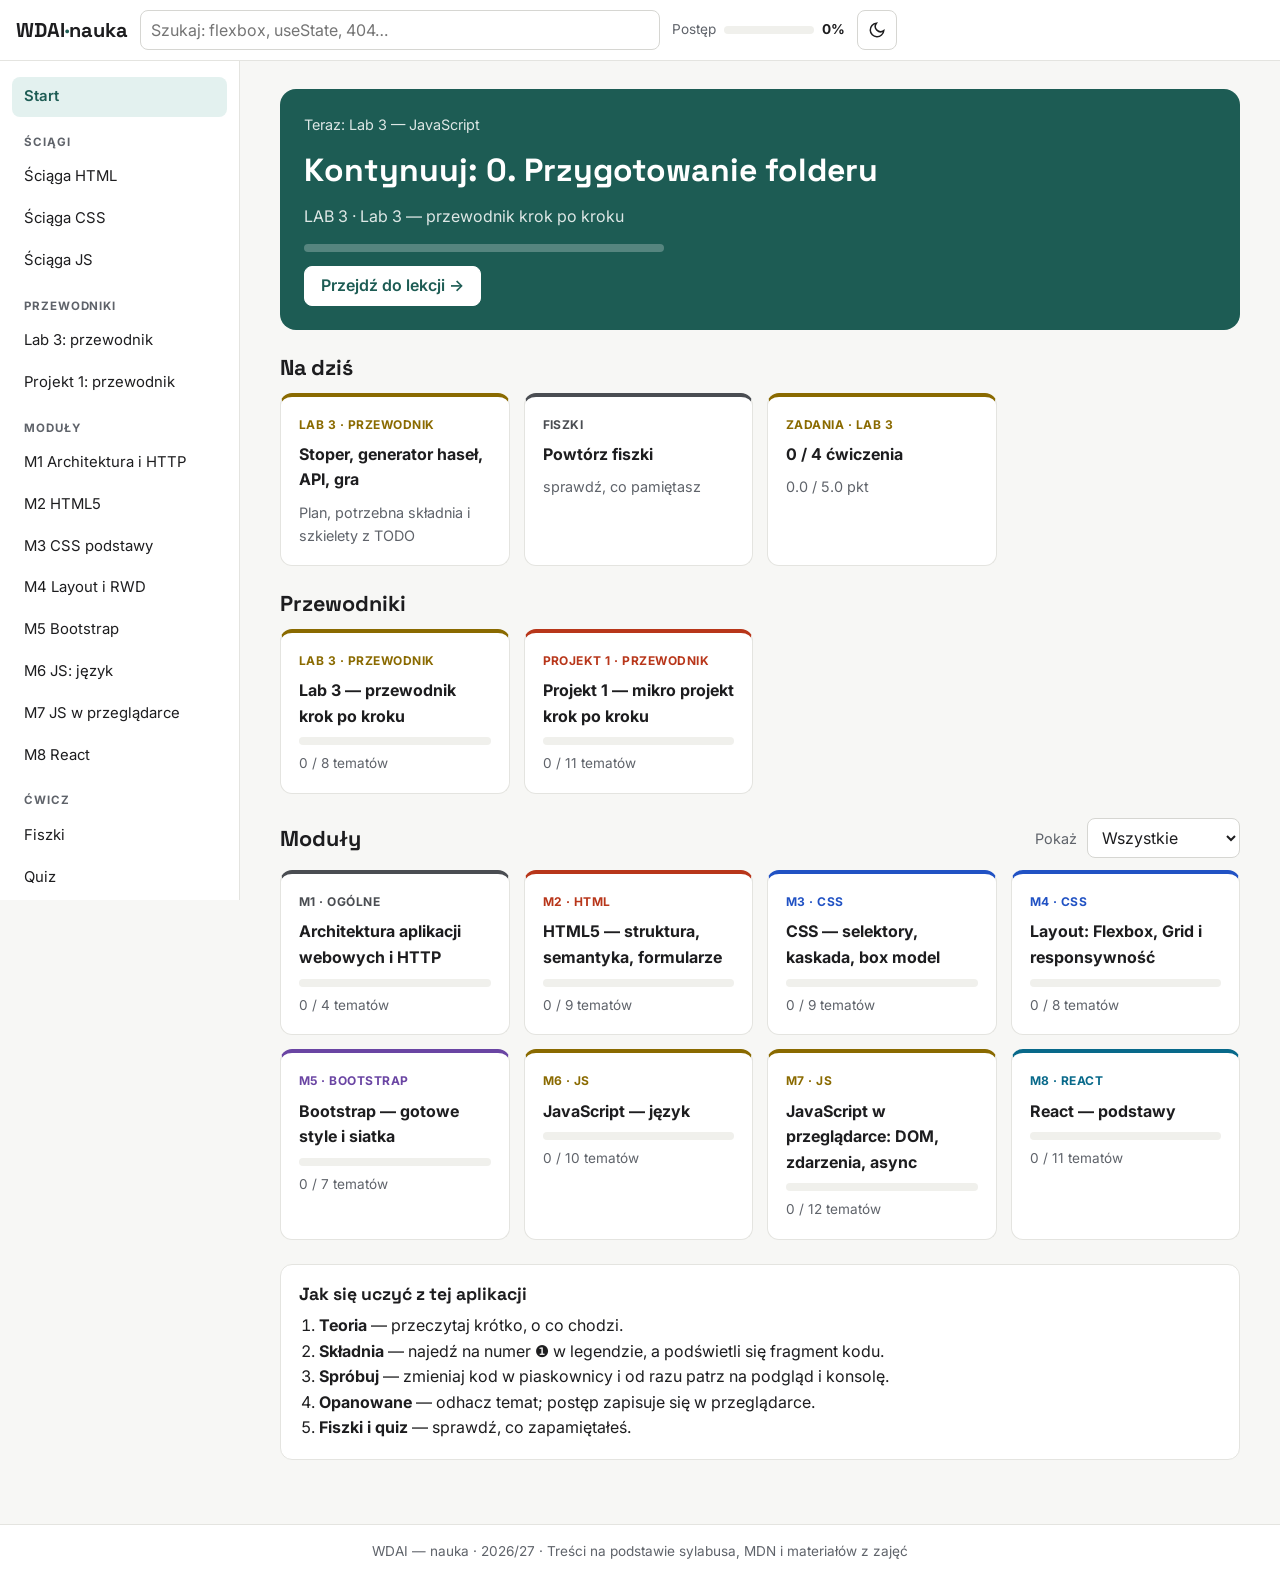
<file: index.html>
<!DOCTYPE html>
<html lang="pl">
  <head>
    <meta charset="UTF-8" />
    <meta name="viewport" content="width=device-width, initial-scale=1" />
    <title>WDAI — nauka</title>
    <meta name="description" content="Aplikacja do nauki przedmiotu Wprowadzenie do Aplikacji Internetowych: HTML, CSS, JavaScript." />
    <link rel="preconnect" href="https://fonts.googleapis.com" />
    <link rel="preconnect" href="https://fonts.gstatic.com" crossorigin />
    <link href="https://fonts.googleapis.com/css2?family=Inter:wght@400;500;600;700&family=JetBrains+Mono:wght@400;600&family=Space+Grotesk:wght@500;700&display=swap" rel="stylesheet" />
    <link rel="stylesheet" href="css/style.css" />
    <script src="js/core.js" defer></script>
    <script src="js/data/m1.js" defer></script>
    <script src="js/data/m2.js" defer></script>
    <script src="js/data/m3.js" defer></script>
    <script src="js/data/m4.js" defer></script>
    <script src="js/data/m5.js" defer></script>
    <script src="js/data/m6.js" defer></script>
    <script src="js/data/m7.js" defer></script>
    <script src="js/data/m8.js" defer></script>
    <script src="js/data/l3.js" defer></script>
    <script src="js/data/p1.js" defer></script>
    <script src="js/data/tasks.js" defer></script>
    <script src="js/pages/home.js" defer></script>
  </head>
  <body data-page="home">
    <div class="page">
      <header class="site-header" id="site-header"></header>
      <nav class="site-nav" id="site-nav" aria-label="Główna nawigacja"></nav>
      <main class="site-main" id="main">
        <div class="container" id="home"></div>
      </main>
      <footer class="site-footer">WDAI — nauka · 2026/27 · Treści na podstawie sylabusa, MDN i materiałów z zajęć</footer>
    </div>
  </body>
</html>
</file>
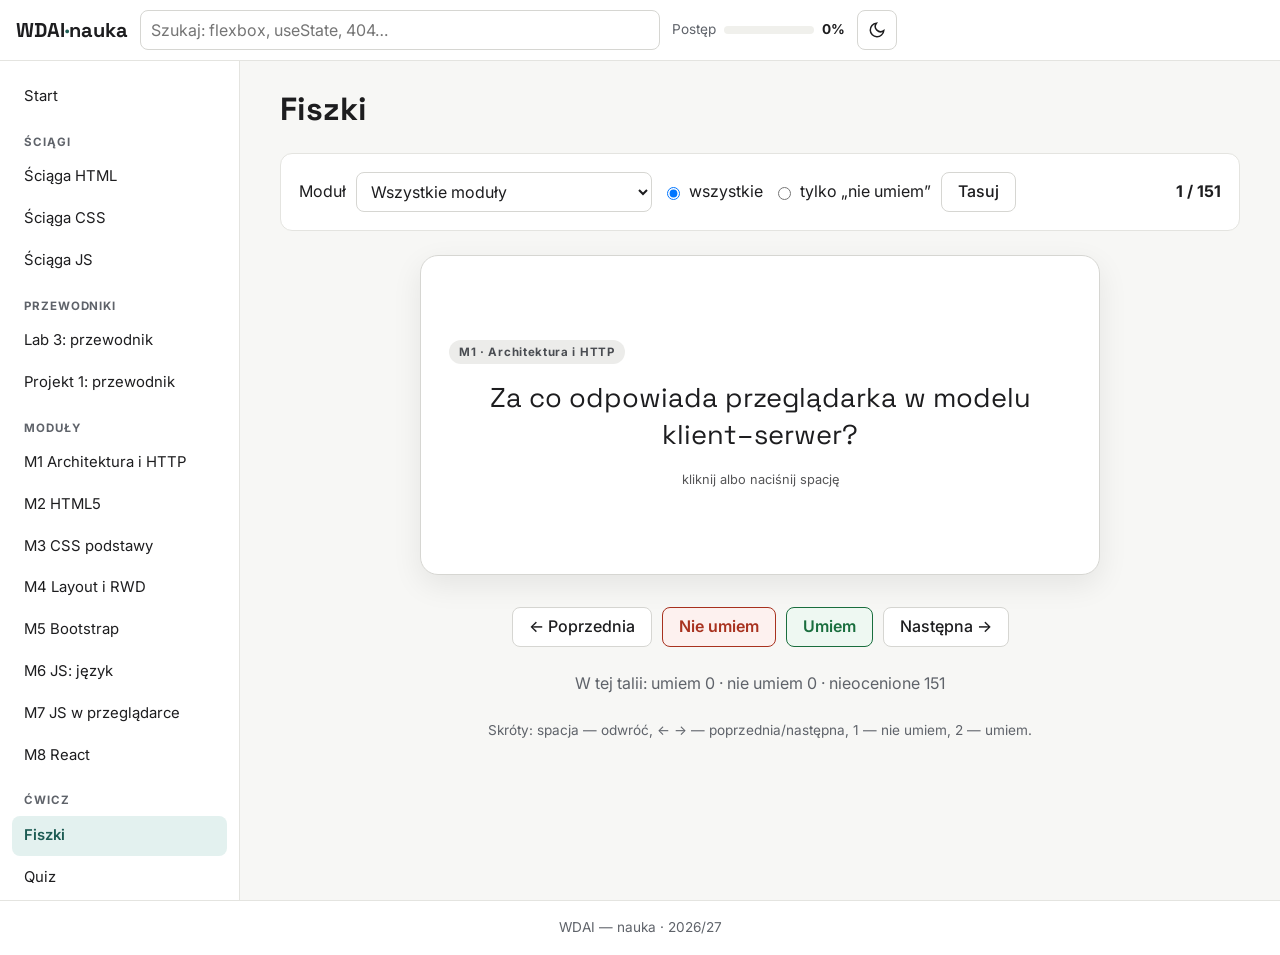
<file: fiszki.html>
<!DOCTYPE html>
<html lang="pl">
  <head>
    <meta charset="UTF-8" />
    <meta name="viewport" content="width=device-width, initial-scale=1" />
    <title>Fiszki — WDAI nauka</title>
    <link rel="preconnect" href="https://fonts.googleapis.com" />
    <link rel="preconnect" href="https://fonts.gstatic.com" crossorigin />
    <link href="https://fonts.googleapis.com/css2?family=Inter:wght@400;500;600;700&family=JetBrains+Mono:wght@400;600&family=Space+Grotesk:wght@500;700&display=swap" rel="stylesheet" />
    <link rel="stylesheet" href="css/style.css" />
    <script src="js/core.js" defer></script>
    <script src="js/data/m1.js" defer></script>
    <script src="js/data/m2.js" defer></script>
    <script src="js/data/m3.js" defer></script>
    <script src="js/data/m4.js" defer></script>
    <script src="js/data/m5.js" defer></script>
    <script src="js/data/m6.js" defer></script>
    <script src="js/data/m7.js" defer></script>
    <script src="js/data/m8.js" defer></script>
    <script src="js/data/l3.js" defer></script>
    <script src="js/data/p1.js" defer></script>
    <script src="js/pages/fiszki.js" defer></script>
  </head>
  <body data-page="fiszki">
    <div class="page">
      <header class="site-header" id="site-header"></header>
      <nav class="site-nav" id="site-nav" aria-label="Główna nawigacja"></nav>
      <main class="site-main" id="main">
        <div class="container">
          <h1>Fiszki</h1>
          <form class="row card" id="filters" aria-label="Ustawienia fiszek">
            <label for="f-mod">Moduł</label>
            <select id="f-mod"></select>
            <fieldset class="row" style="border:0;margin:0;padding:0">
              <legend class="sr-only">Tryb</legend>
              <label class="row" style="gap:6px"><input type="radio" name="mode" value="all" checked> wszystkie</label>
              <label class="row" style="gap:6px"><input type="radio" name="mode" value="nie"> tylko „nie umiem”</label>
            </fieldset>
            <button type="button" class="btn" id="shuffle">Tasuj</button>
            <strong class="spacer" id="pos" aria-live="polite"></strong>
          </form>

          <div class="flash-wrap">
            <button class="flashcard" id="card" aria-live="polite">
              <div class="flash-face"><span class="tag" id="f-tag"></span><span class="q" id="f-q"></span><span class="flash-hint">kliknij albo naciśnij spację</span></div>
              <div class="flash-face flash-back"><span class="tag" style="background:rgba(255,255,255,.18);color:#fff">ODPOWIEDŹ</span><span class="q" id="f-a"></span></div>
            </button>
          </div>

          <div class="row" style="justify-content:center">
            <button class="btn" id="prev">← Poprzednia</button>
            <button class="btn btn-bad" id="no">Nie umiem</button>
            <button class="btn btn-ok" id="yes">Umiem</button>
            <button class="btn" id="next">Następna →</button>
          </div>
          <p class="muted" style="text-align:center" id="summary"></p>
          <p class="muted" style="text-align:center;font-size:.85rem">Skróty: spacja — odwróć, ← → — poprzednia/następna, 1 — nie umiem, 2 — umiem.</p>
        </div>
      </main>
      <footer class="site-footer">WDAI — nauka · 2026/27</footer>
    </div>
  </body>
</html>
</file>
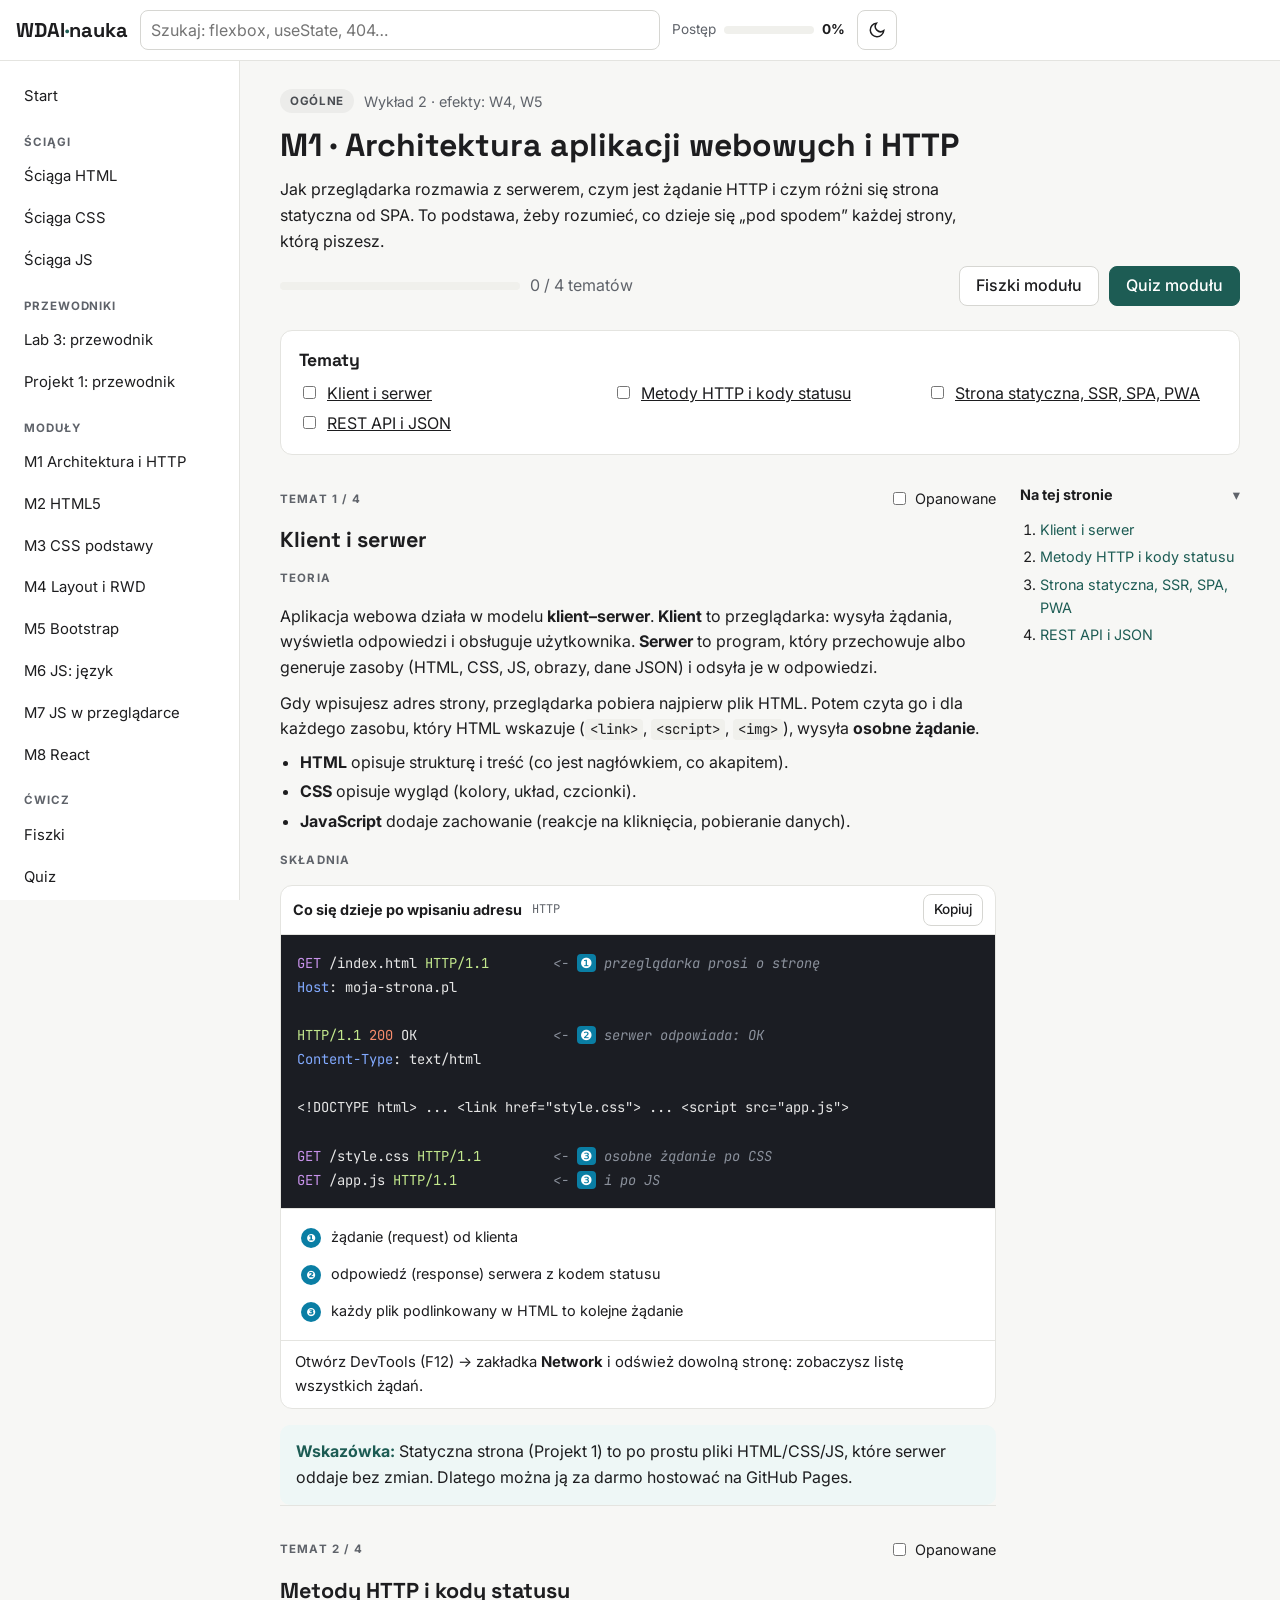
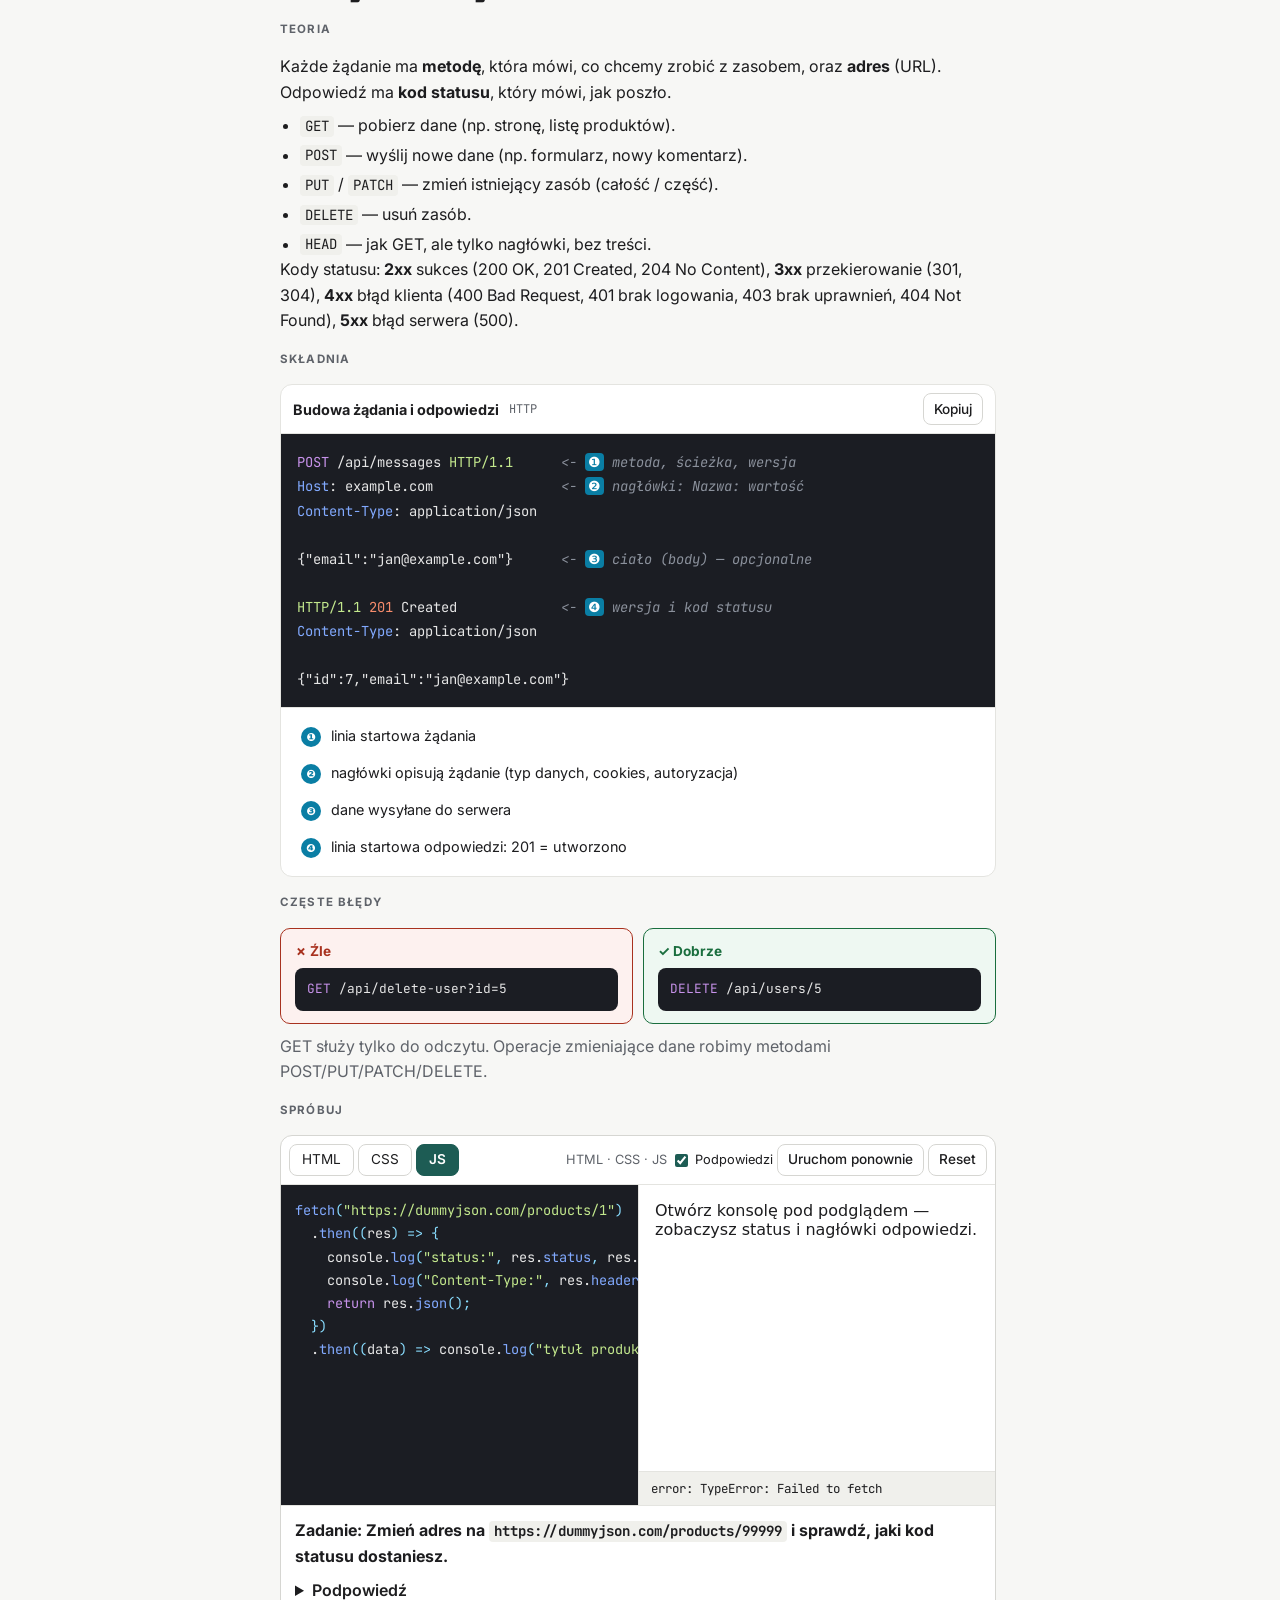
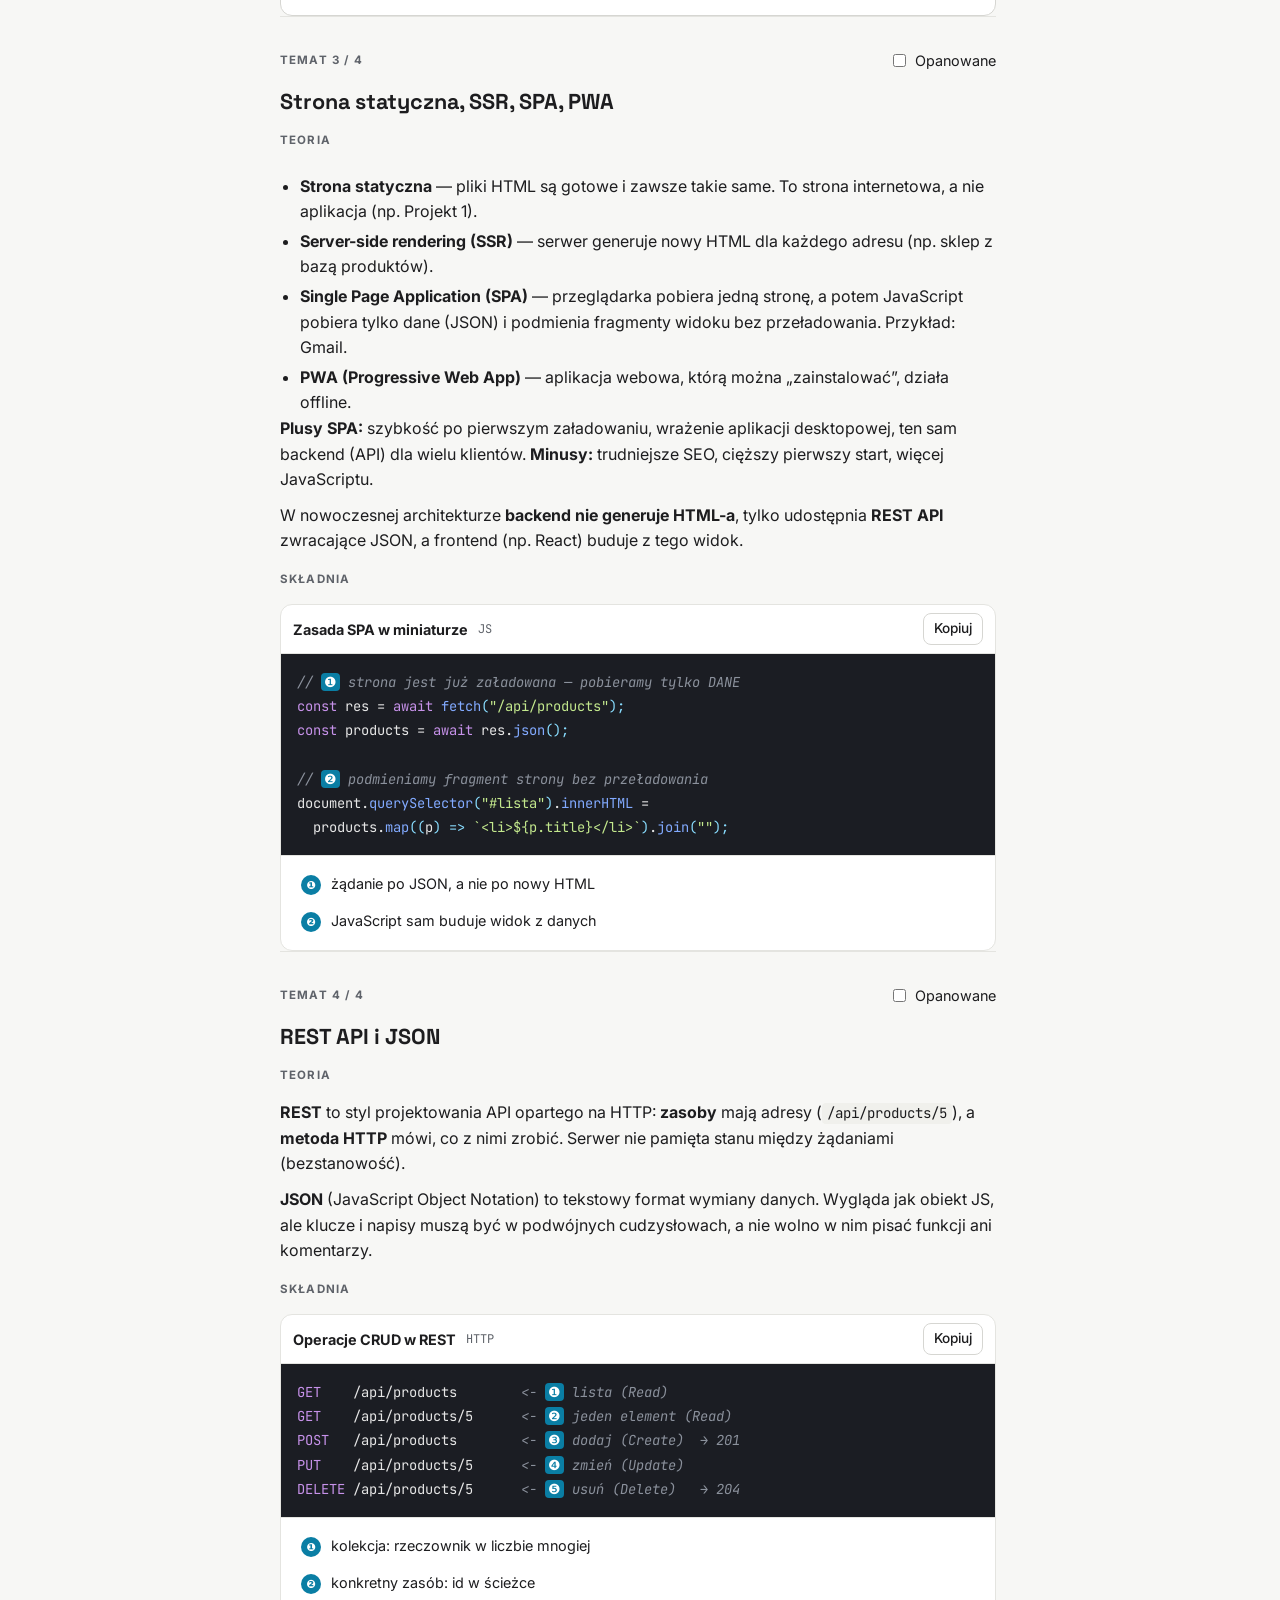
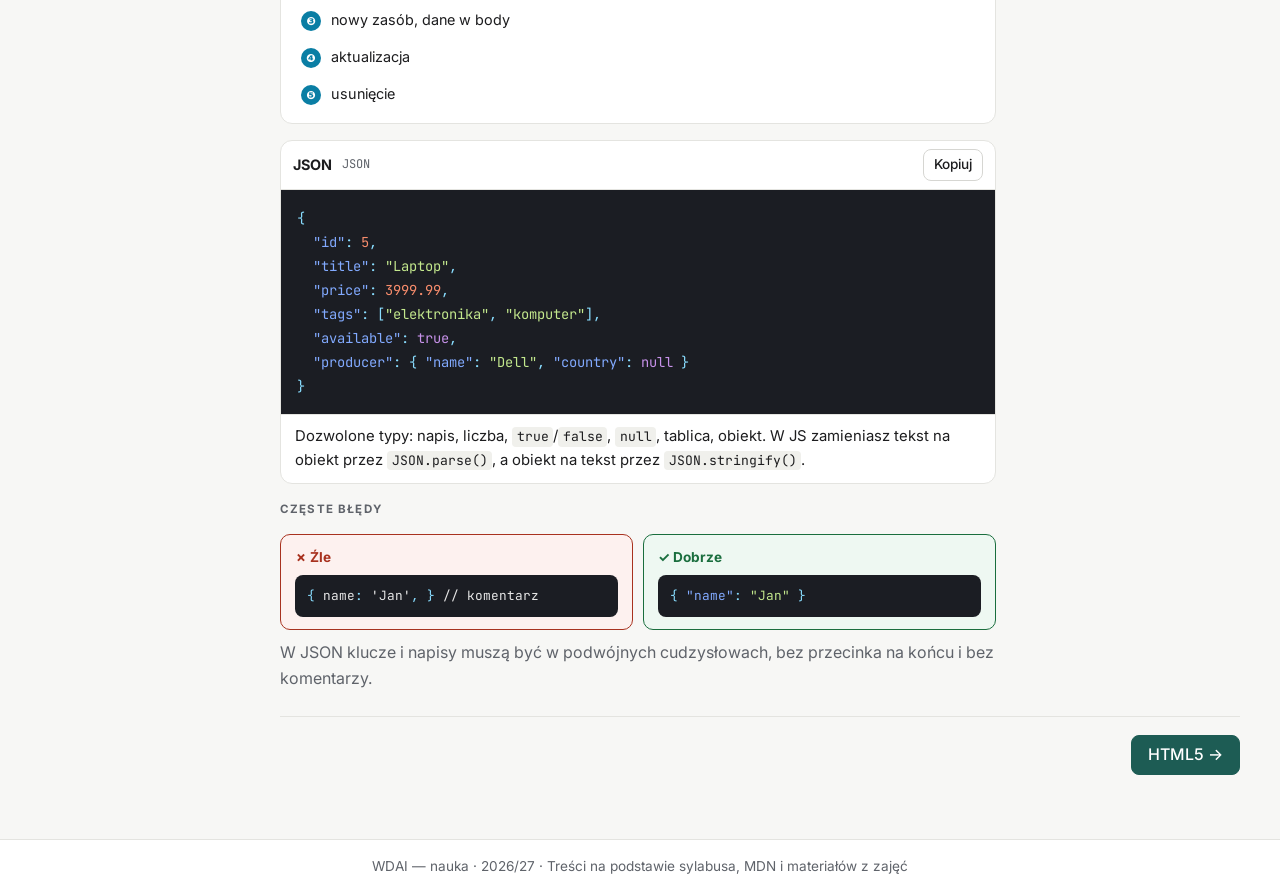
<file: modul.html>
<!DOCTYPE html>
<html lang="pl">
  <head>
    <meta charset="UTF-8" />
    <meta name="viewport" content="width=device-width, initial-scale=1" />
    <title>Lekcja — WDAI nauka</title>
    <meta name="description" content="Lekcja: teoria, składnia z objaśnieniami, częste błędy i piaskownica." />
    <link rel="preconnect" href="https://fonts.googleapis.com" />
    <link rel="preconnect" href="https://fonts.gstatic.com" crossorigin />
    <link href="https://fonts.googleapis.com/css2?family=Inter:wght@400;500;600;700&family=JetBrains+Mono:wght@400;600&family=Space+Grotesk:wght@500;700&display=swap" rel="stylesheet" />
    <link rel="stylesheet" href="css/style.css" />
    <script src="js/core.js" defer></script>
    <script src="js/data/m1.js" defer></script>
    <script src="js/data/m2.js" defer></script>
    <script src="js/data/m3.js" defer></script>
    <script src="js/data/m4.js" defer></script>
    <script src="js/data/m5.js" defer></script>
    <script src="js/data/m6.js" defer></script>
    <script src="js/data/m7.js" defer></script>
    <script src="js/data/m8.js" defer></script>
    <script src="js/data/l3.js" defer></script>
    <script src="js/data/p1.js" defer></script>
    <script src="js/data/hints.js" defer></script>
    <script src="js/data/hints-css.js" defer></script>
    <script src="js/editor.js" defer></script>
    <script src="js/pages/modul.js" defer></script>
  </head>
  <body data-page="modul">
    <div class="page">
      <header class="site-header" id="site-header"></header>
      <nav class="site-nav" id="site-nav" aria-label="Główna nawigacja"></nav>
      <main class="site-main" id="main">
        <div class="container" id="lesson"><p class="muted">Ładowanie lekcji…</p></div>
      </main>
      <footer class="site-footer">WDAI — nauka · 2026/27 · Treści na podstawie sylabusa, MDN i materiałów z zajęć</footer>
    </div>
  </body>
</html>
</file>
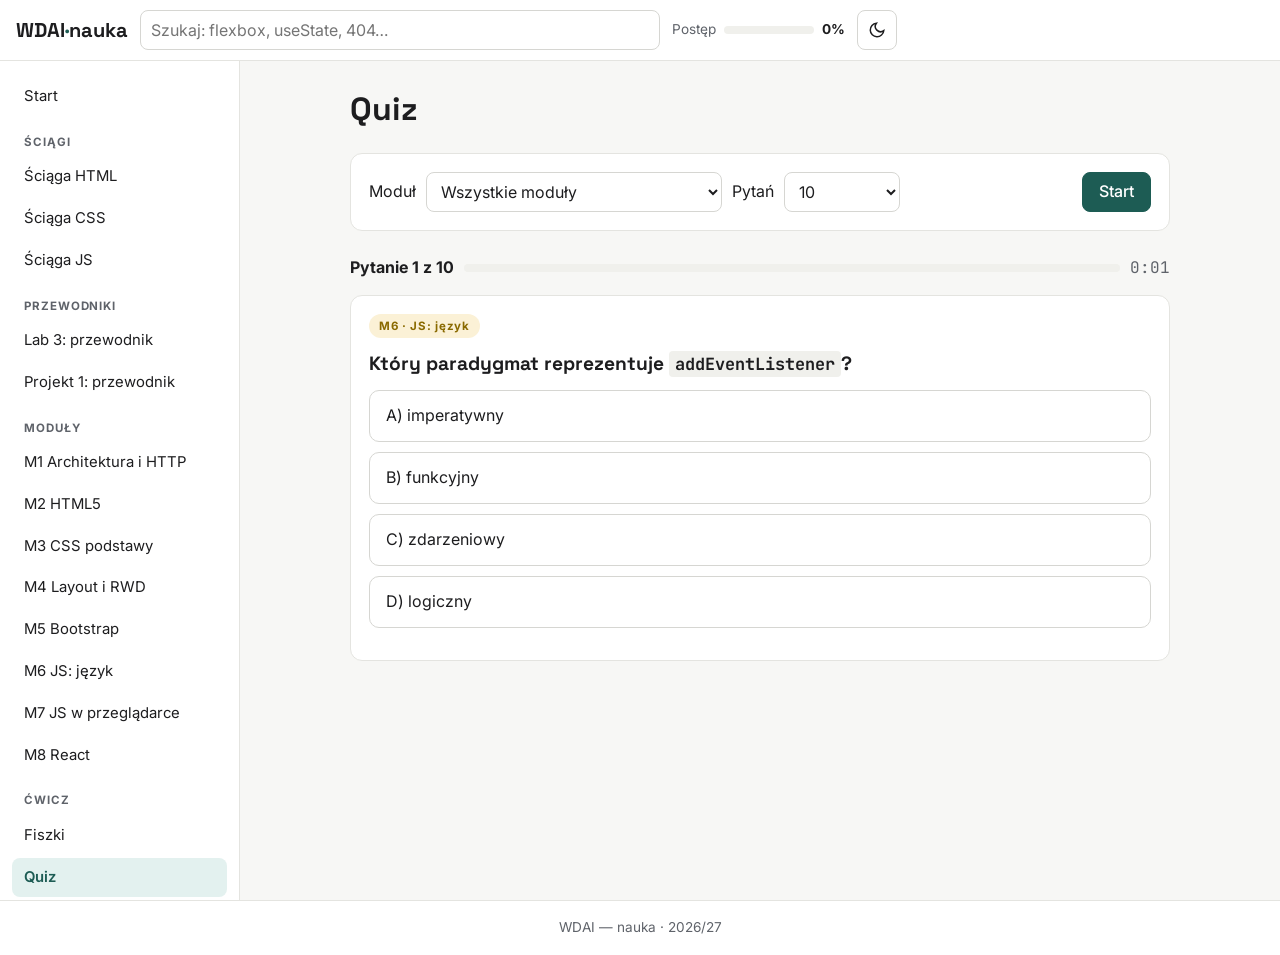
<file: quiz.html>
<!DOCTYPE html>
<html lang="pl">
  <head>
    <meta charset="UTF-8" />
    <meta name="viewport" content="width=device-width, initial-scale=1" />
    <title>Quiz — WDAI nauka</title>
    <link rel="preconnect" href="https://fonts.googleapis.com" />
    <link rel="preconnect" href="https://fonts.gstatic.com" crossorigin />
    <link href="https://fonts.googleapis.com/css2?family=Inter:wght@400;500;600;700&family=JetBrains+Mono:wght@400;600&family=Space+Grotesk:wght@500;700&display=swap" rel="stylesheet" />
    <link rel="stylesheet" href="css/style.css" />
    <script src="js/core.js" defer></script>
    <script src="js/data/m1.js" defer></script>
    <script src="js/data/m2.js" defer></script>
    <script src="js/data/m3.js" defer></script>
    <script src="js/data/m4.js" defer></script>
    <script src="js/data/m5.js" defer></script>
    <script src="js/data/m6.js" defer></script>
    <script src="js/data/m7.js" defer></script>
    <script src="js/data/m8.js" defer></script>
    <script src="js/data/l3.js" defer></script>
    <script src="js/data/p1.js" defer></script>
    <script src="js/pages/quiz.js" defer></script>
  </head>
  <body data-page="quiz">
    <div class="page">
      <header class="site-header" id="site-header"></header>
      <nav class="site-nav" id="site-nav" aria-label="Główna nawigacja"></nav>
      <main class="site-main" id="main">
        <div class="container" style="max-width:820px">
          <h1>Quiz</h1>
          <form class="row card" id="setup" aria-label="Ustawienia quizu">
            <label for="q-mod">Moduł</label>
            <select id="q-mod"></select>
            <label for="q-n">Pytań</label>
            <select id="q-n">
              <option value="5">5</option>
              <option value="10" selected>10</option>
              <option value="20">20</option>
              <option value="999">wszystkie</option>
            </select>
            <button class="btn btn-primary spacer">Start</button>
          </form>
          <div id="quiz" aria-live="polite"></div>
        </div>
      </main>
      <footer class="site-footer">WDAI — nauka · 2026/27</footer>
    </div>
  </body>
</html>
</file>
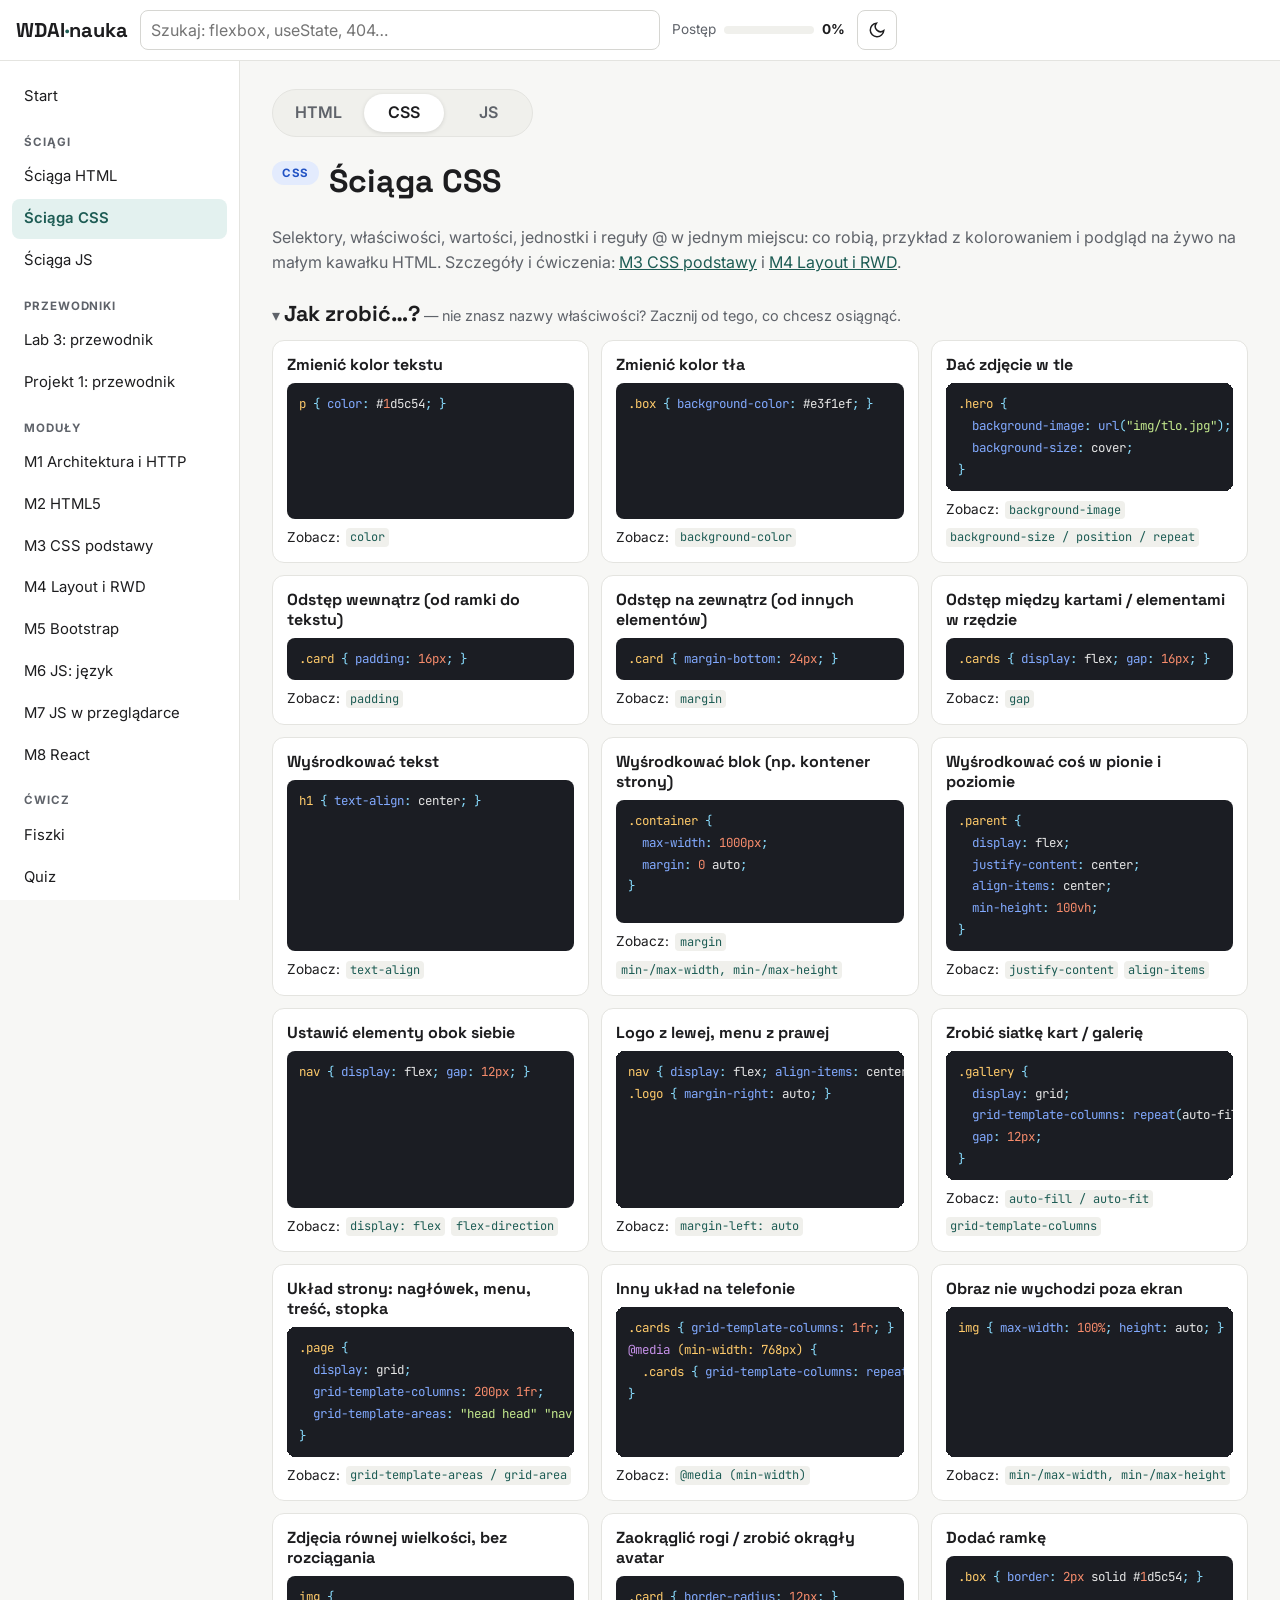
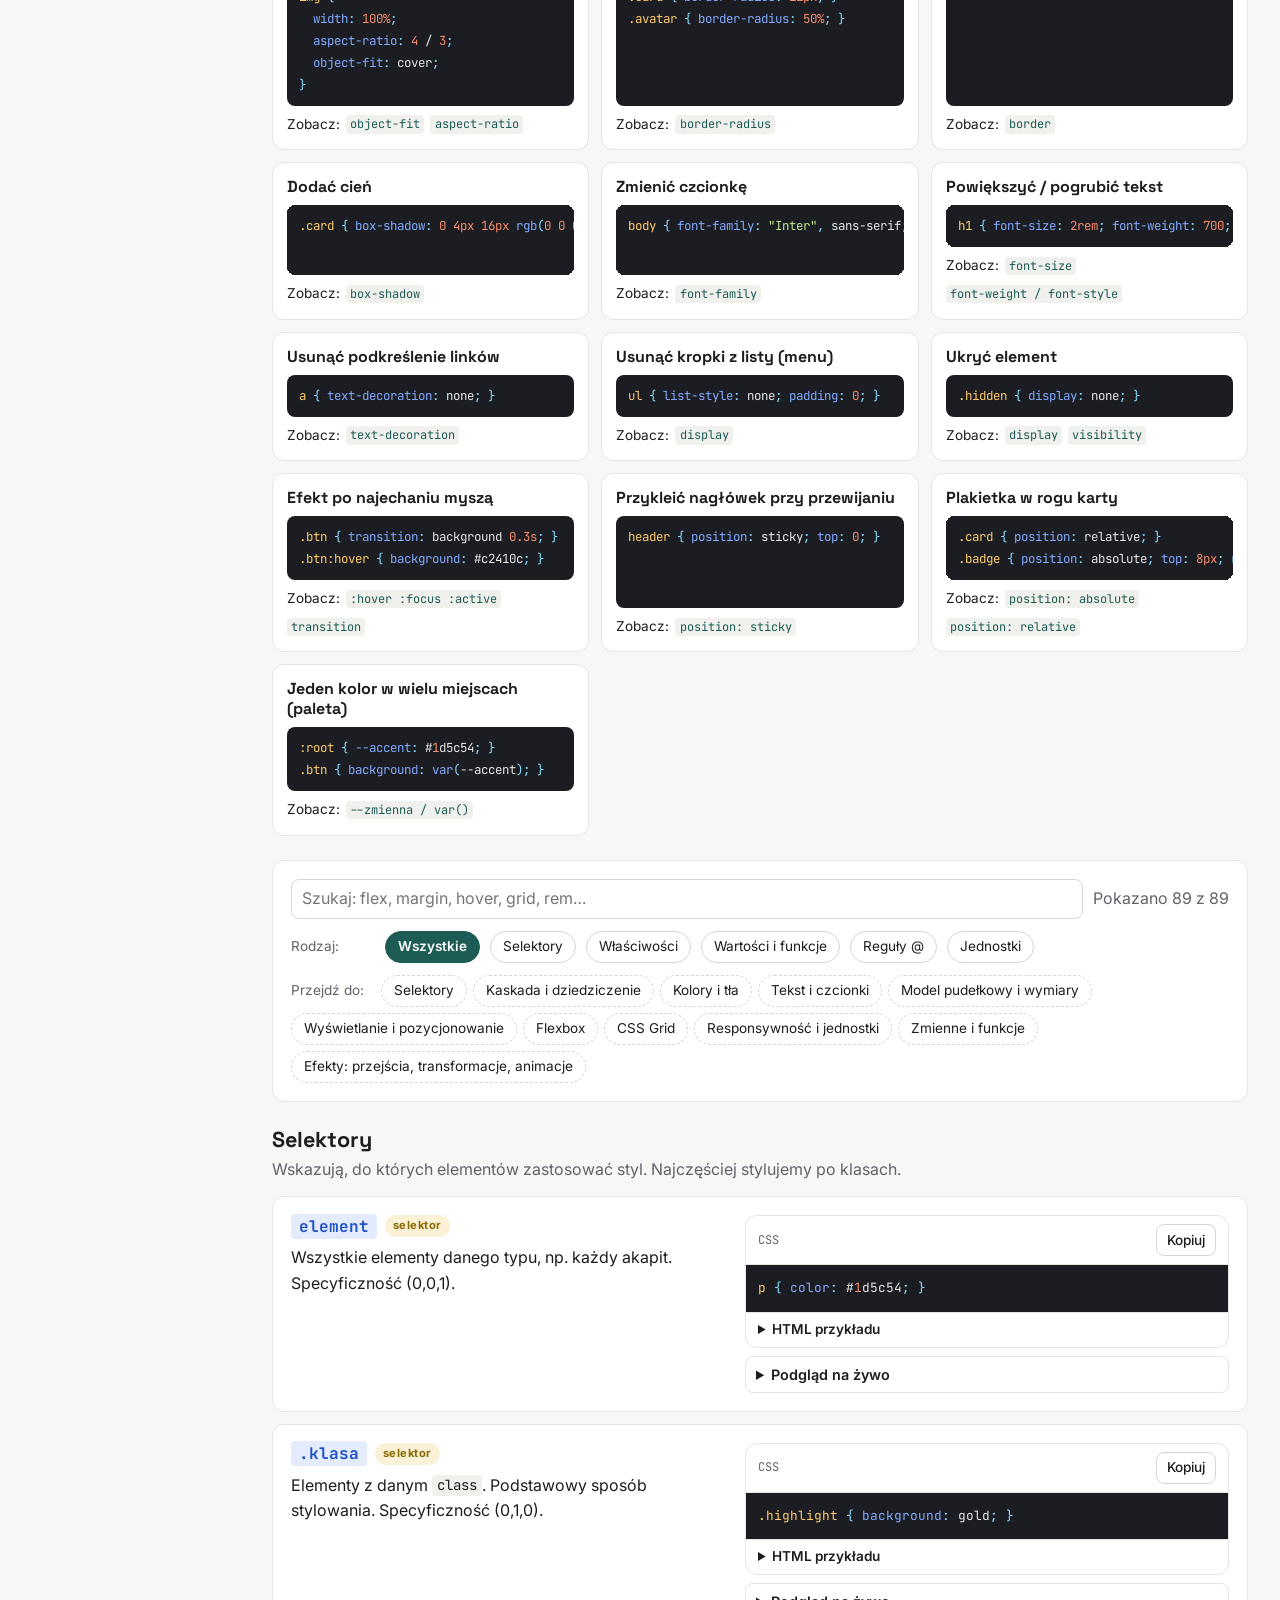
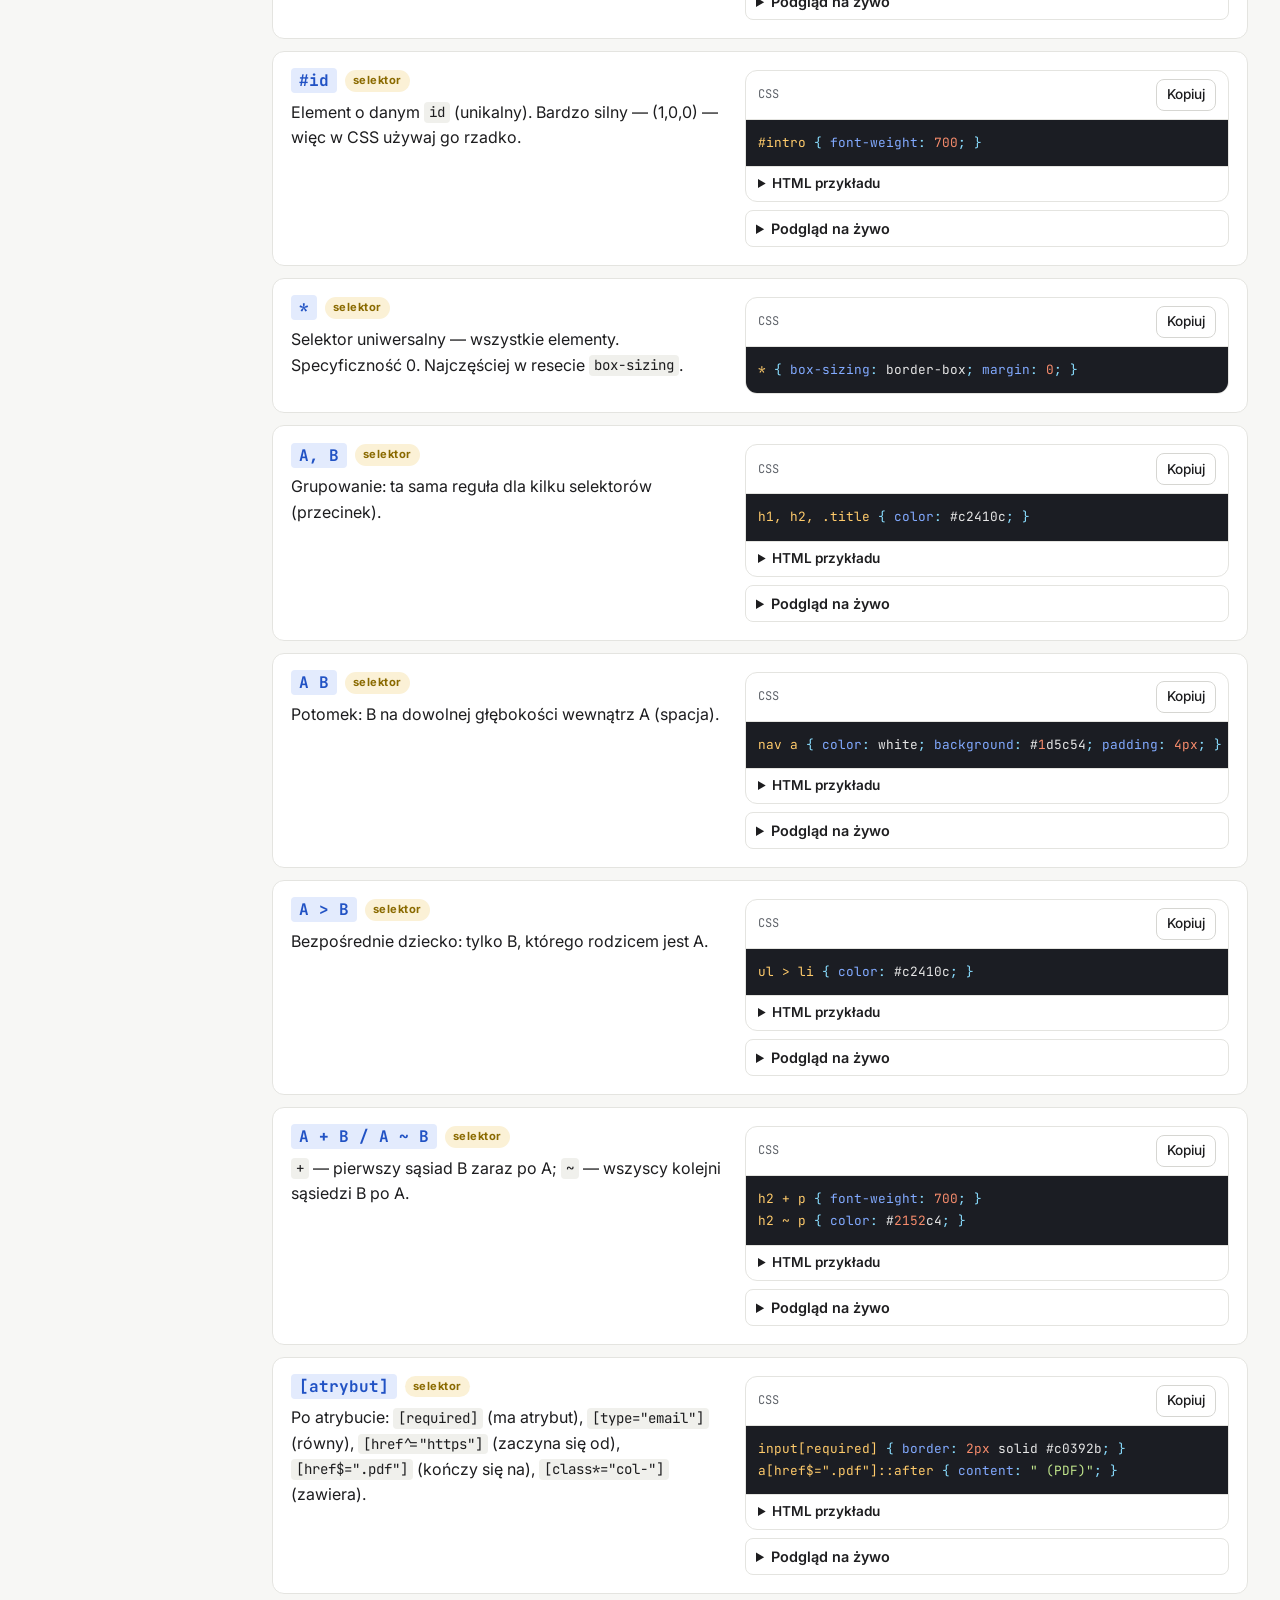
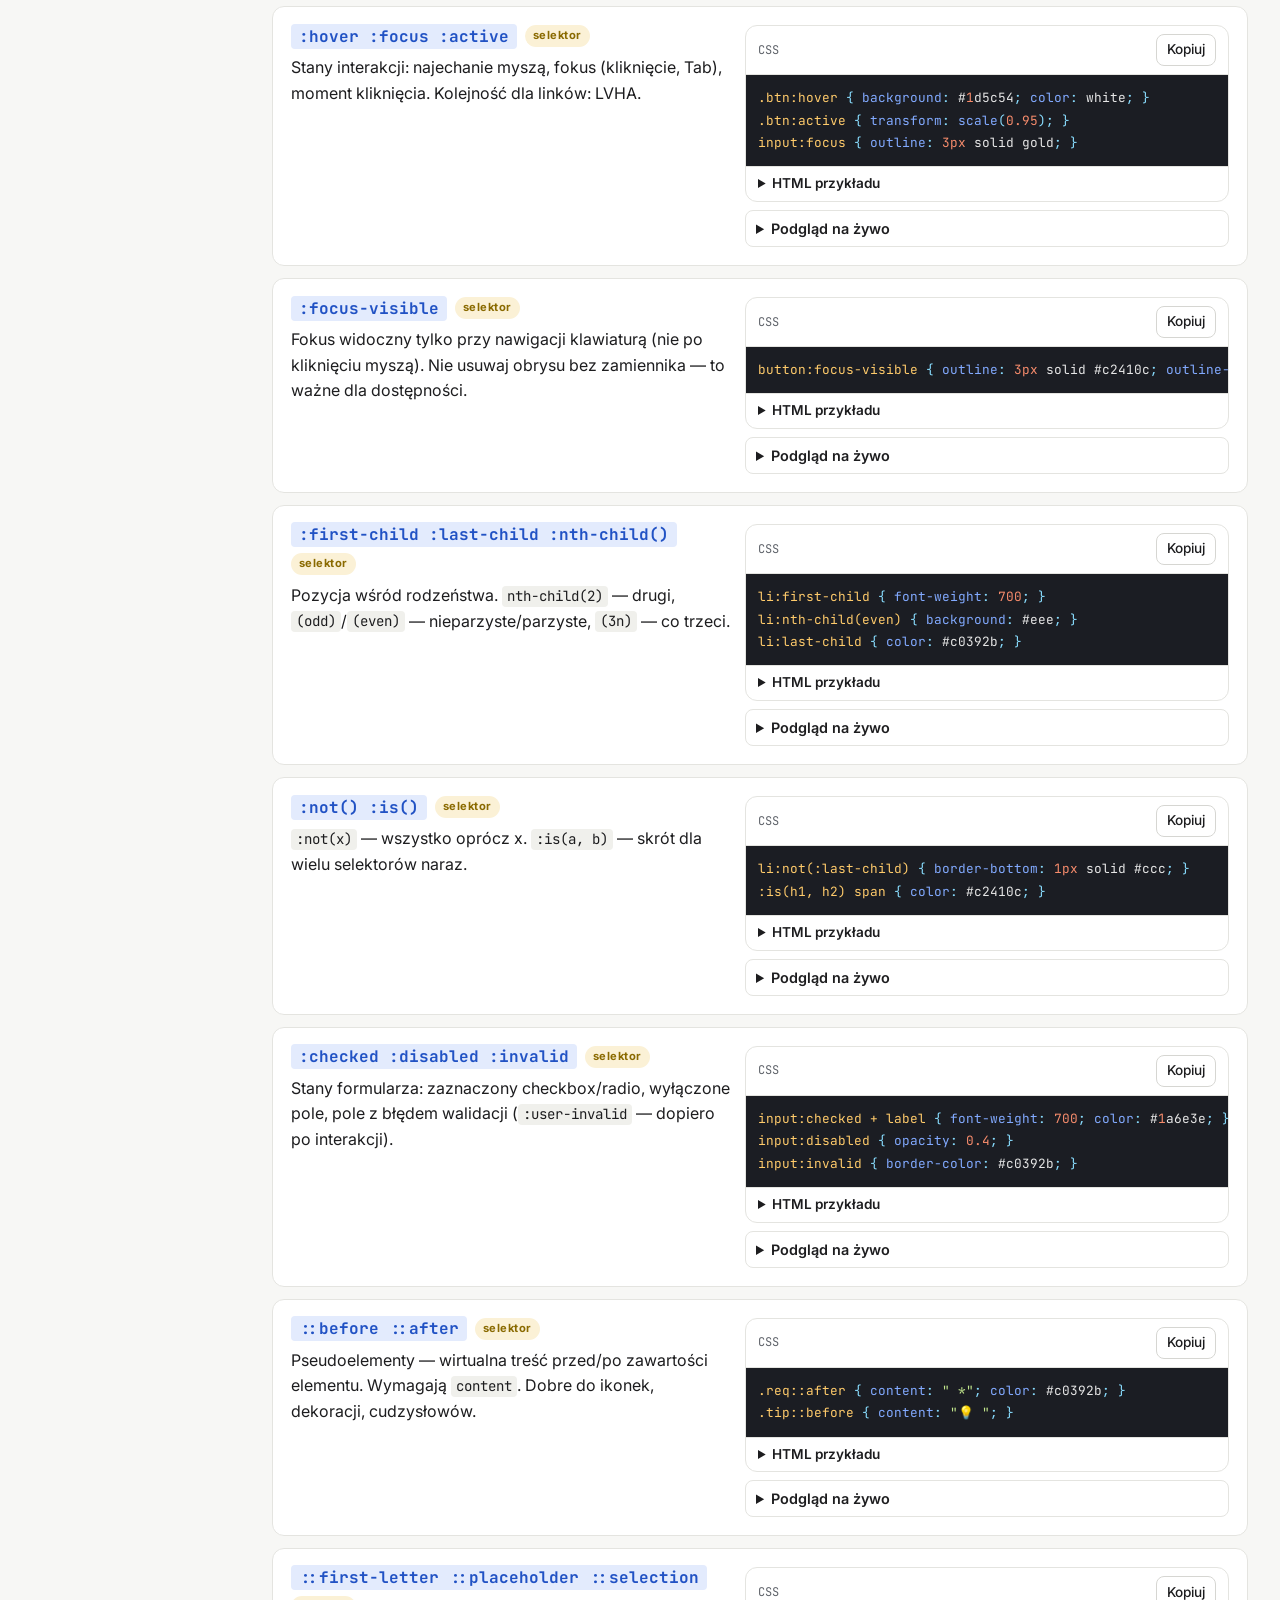
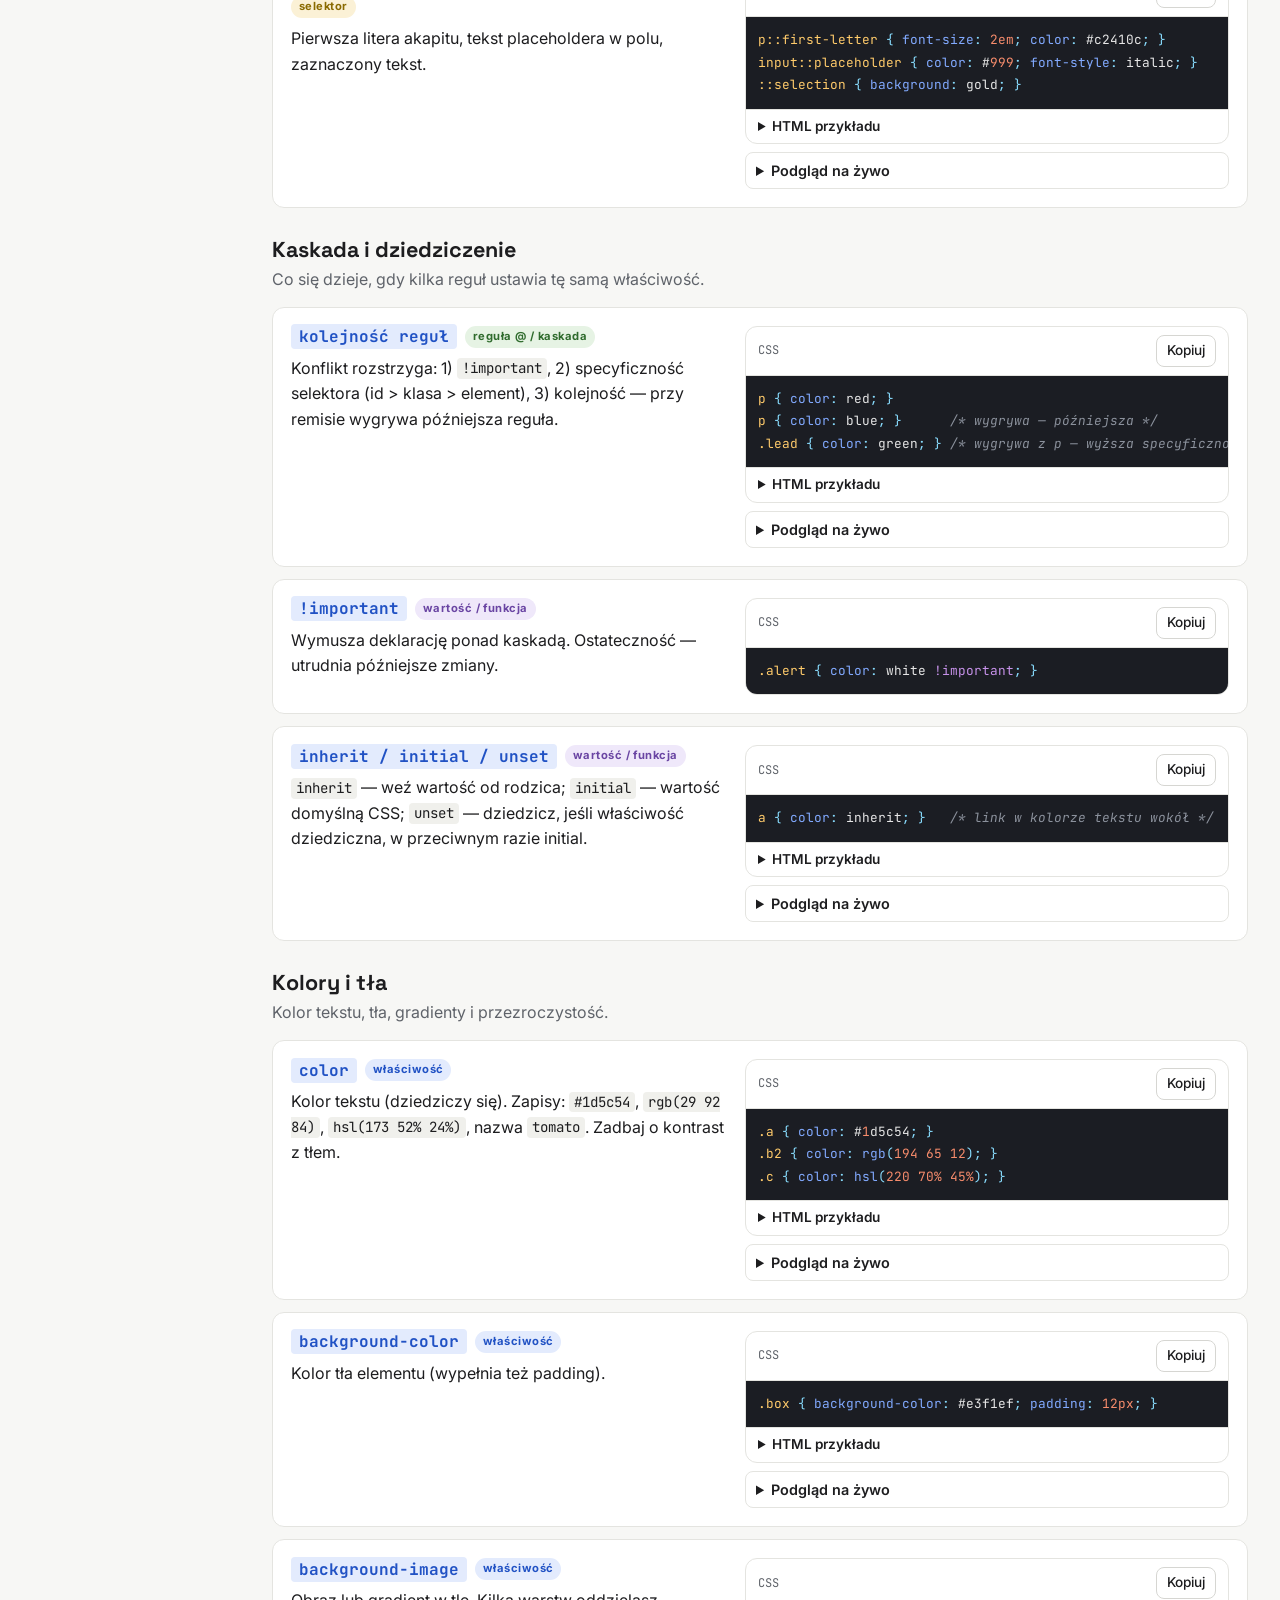
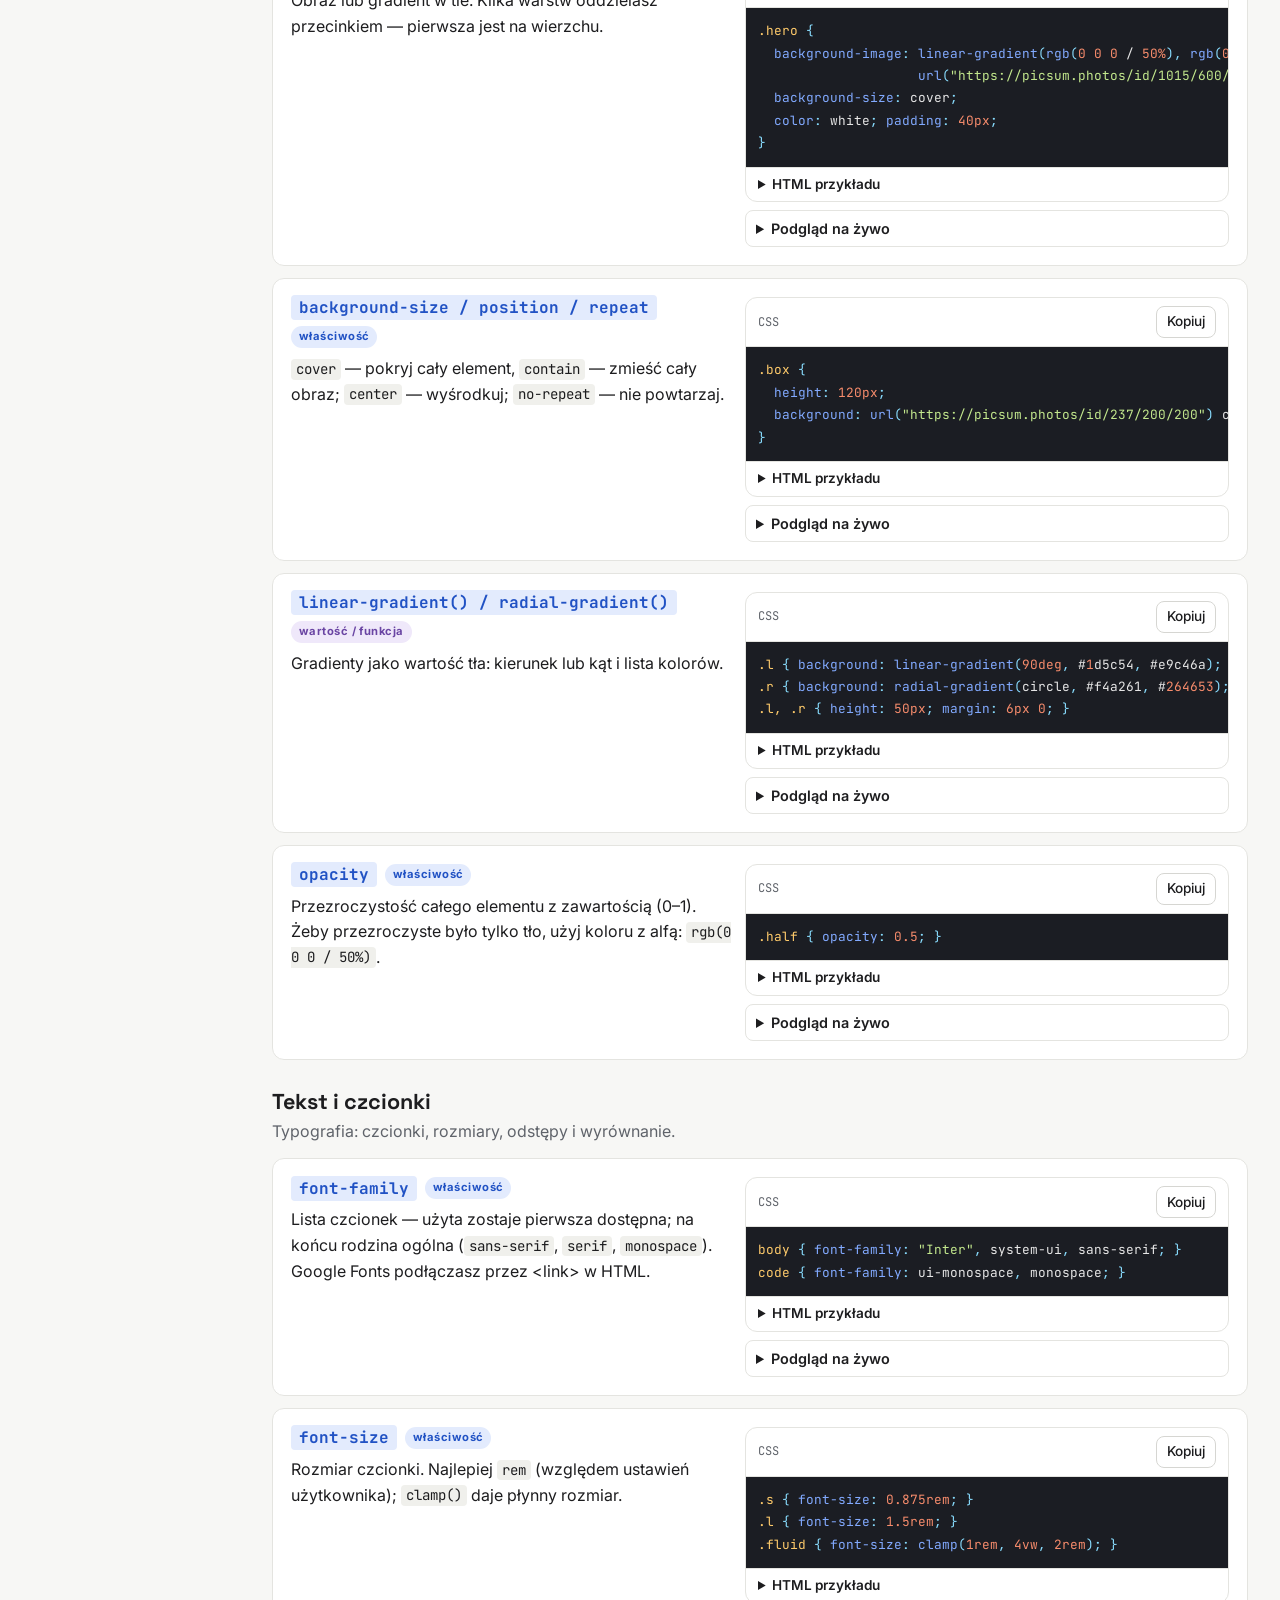
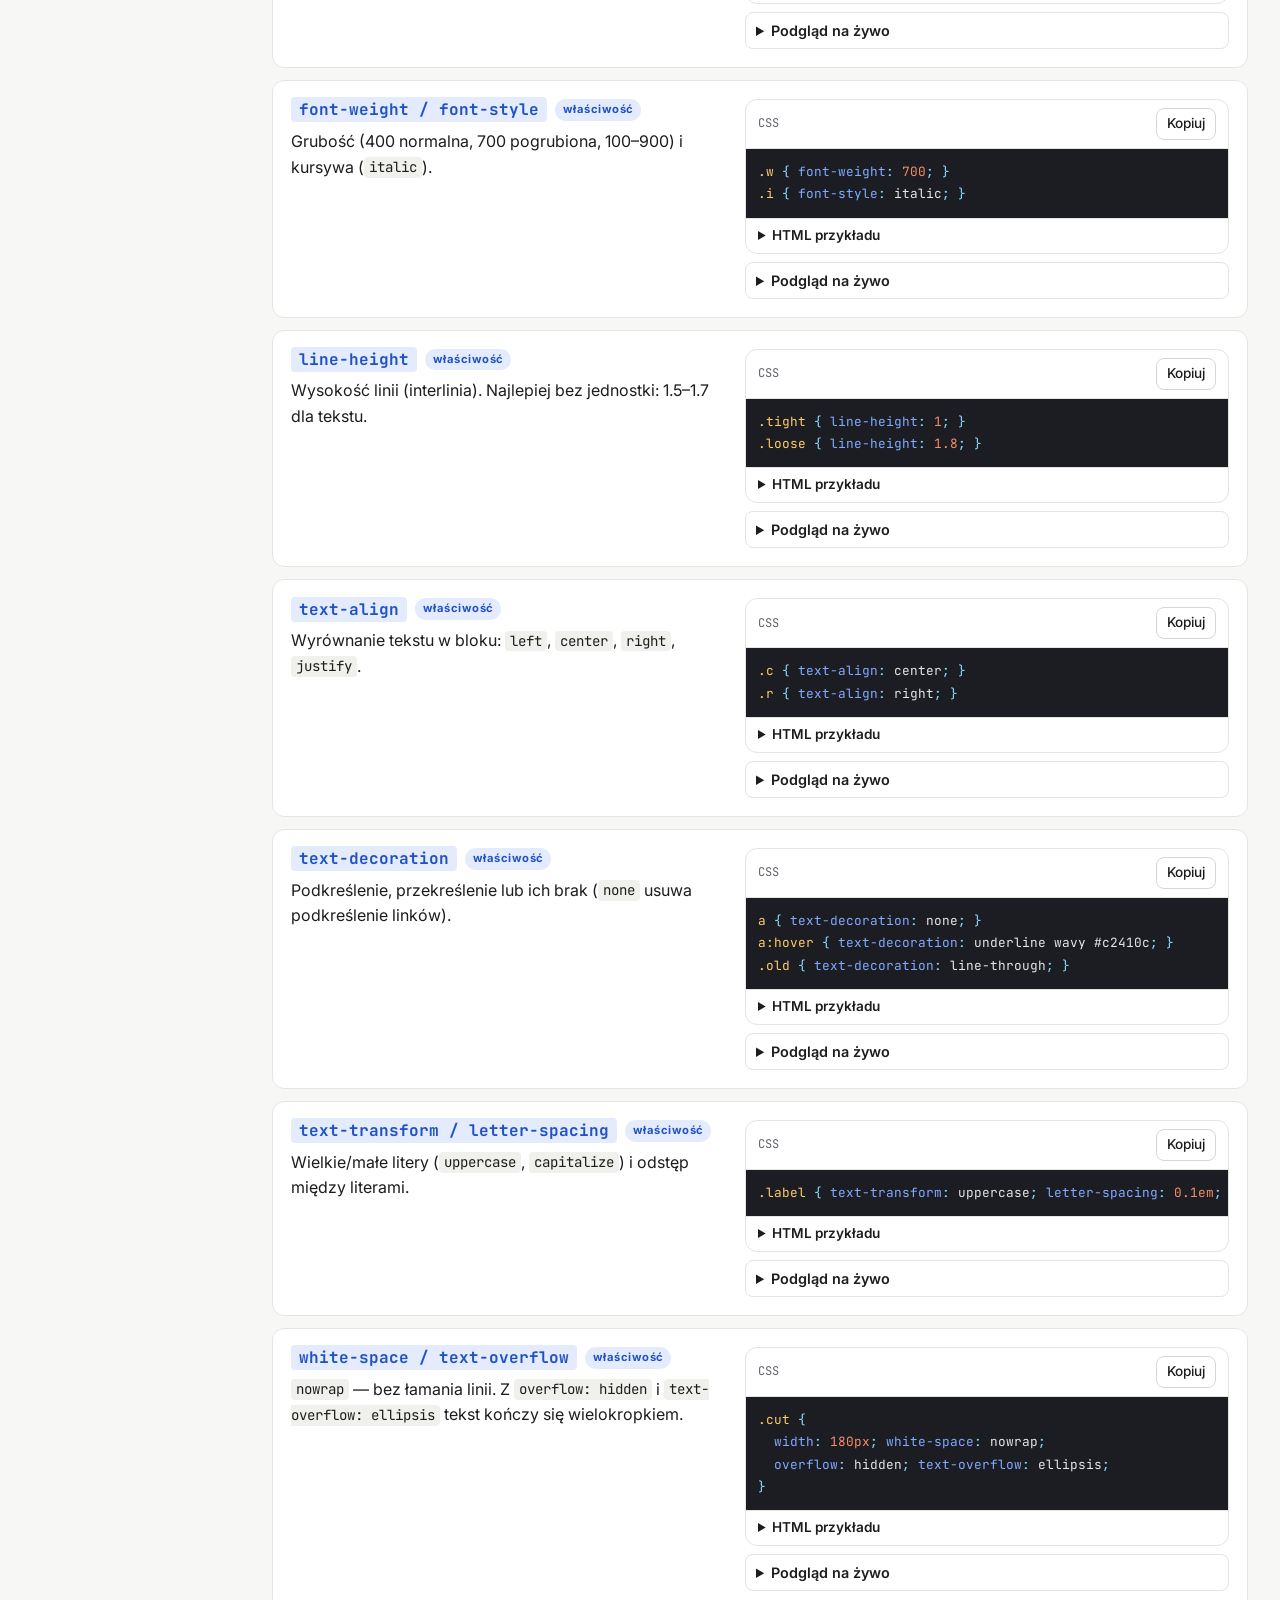
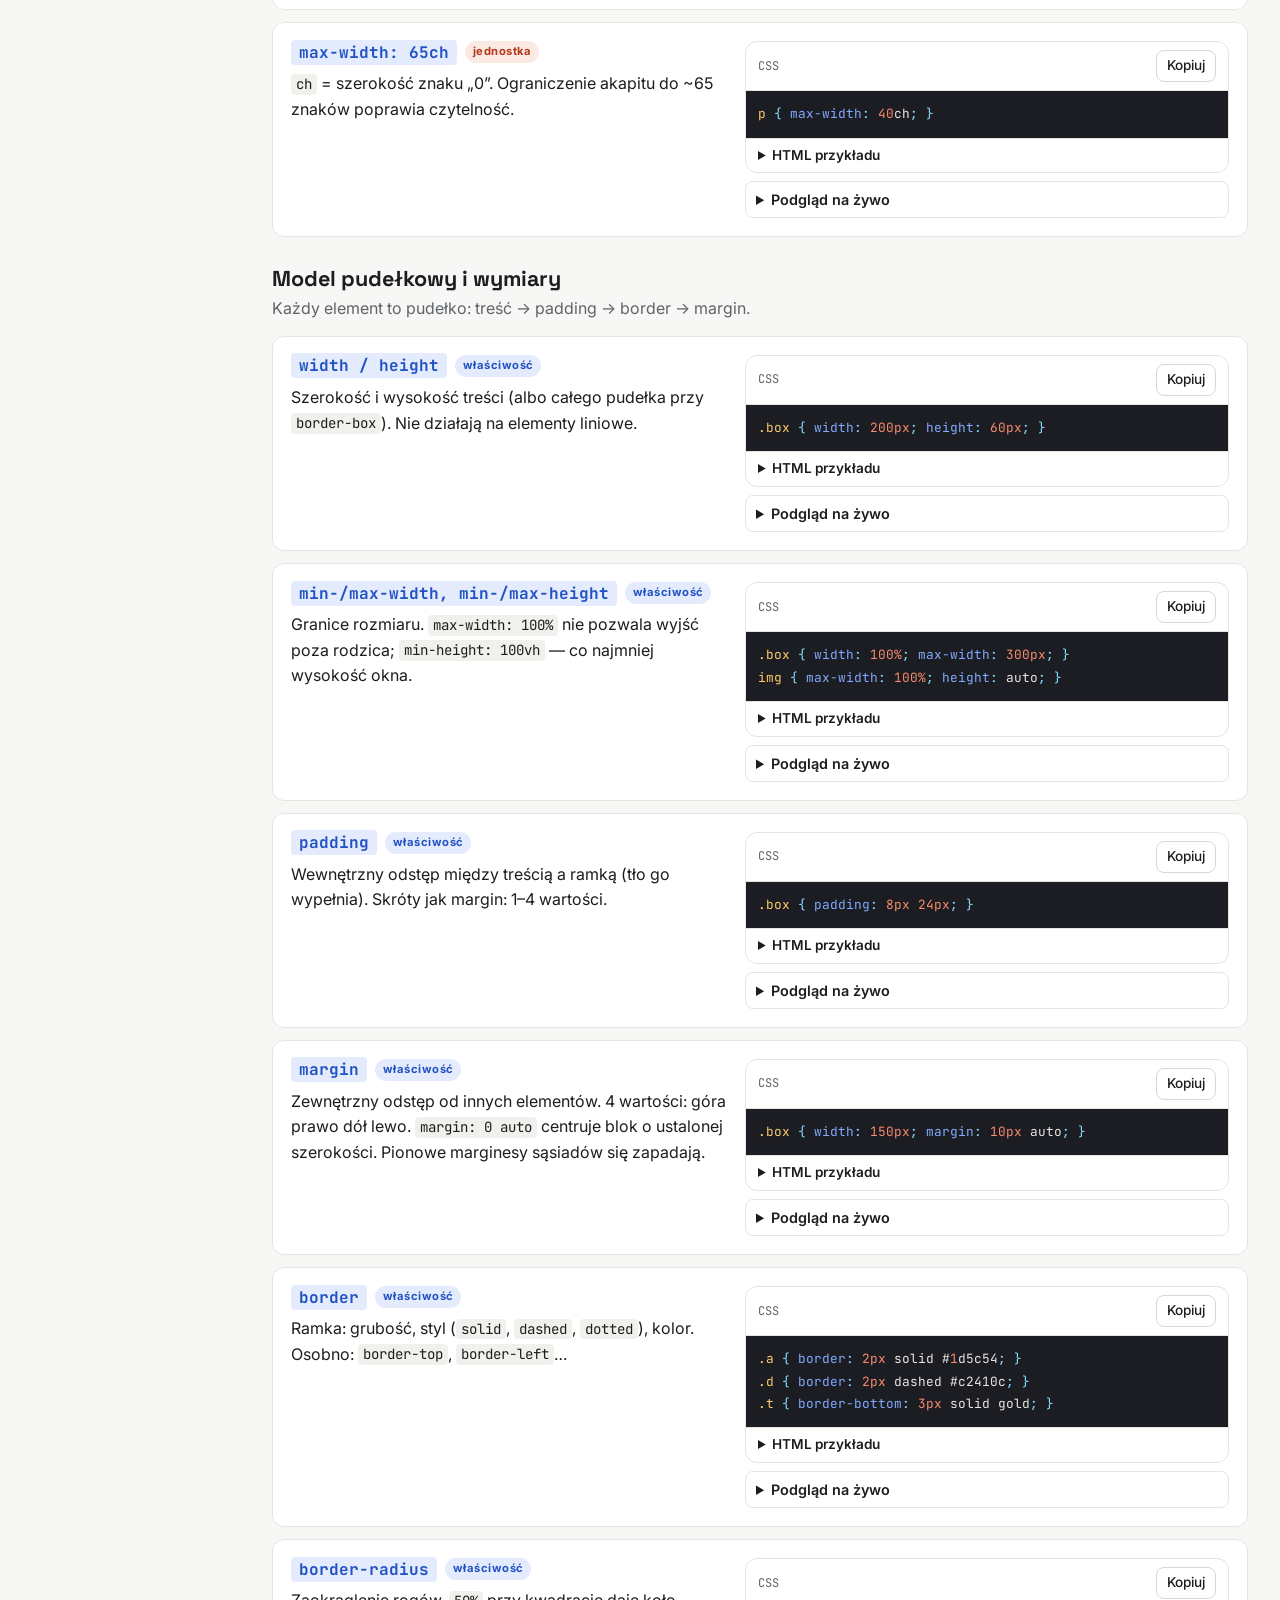
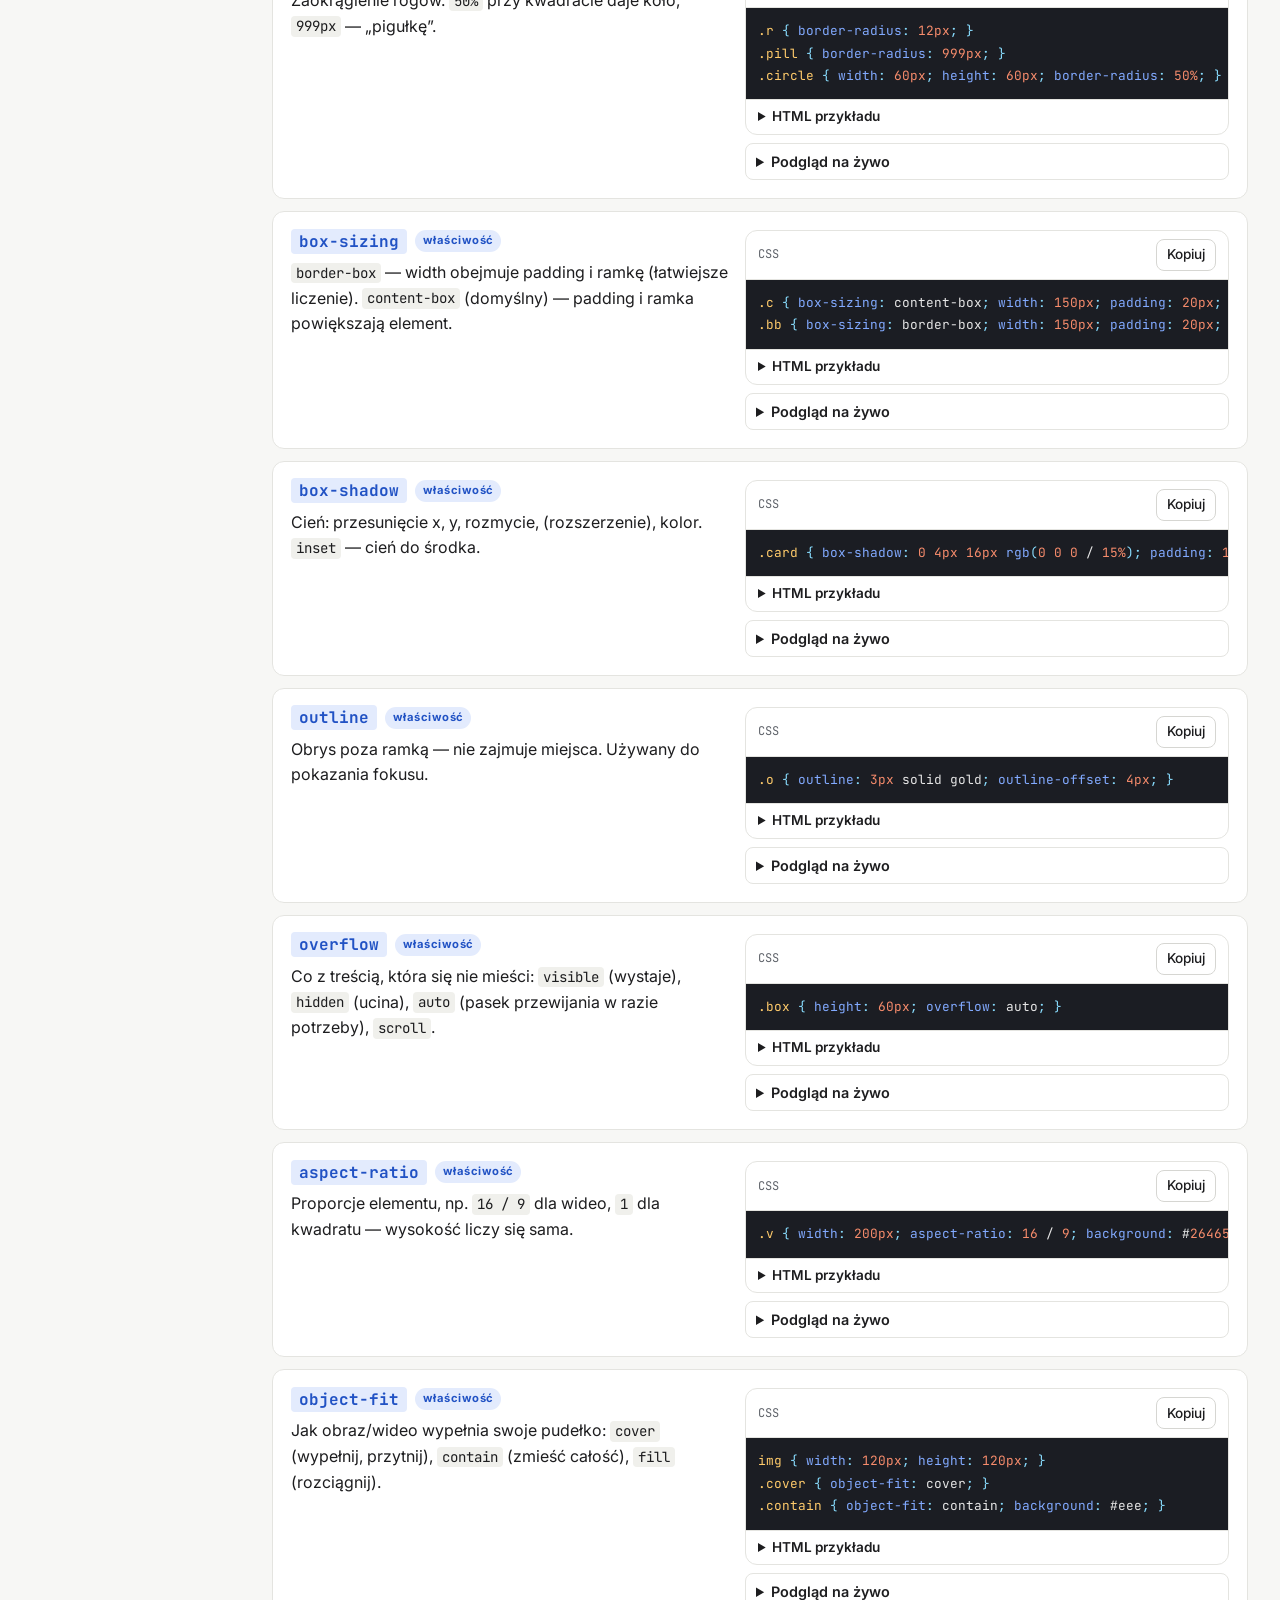
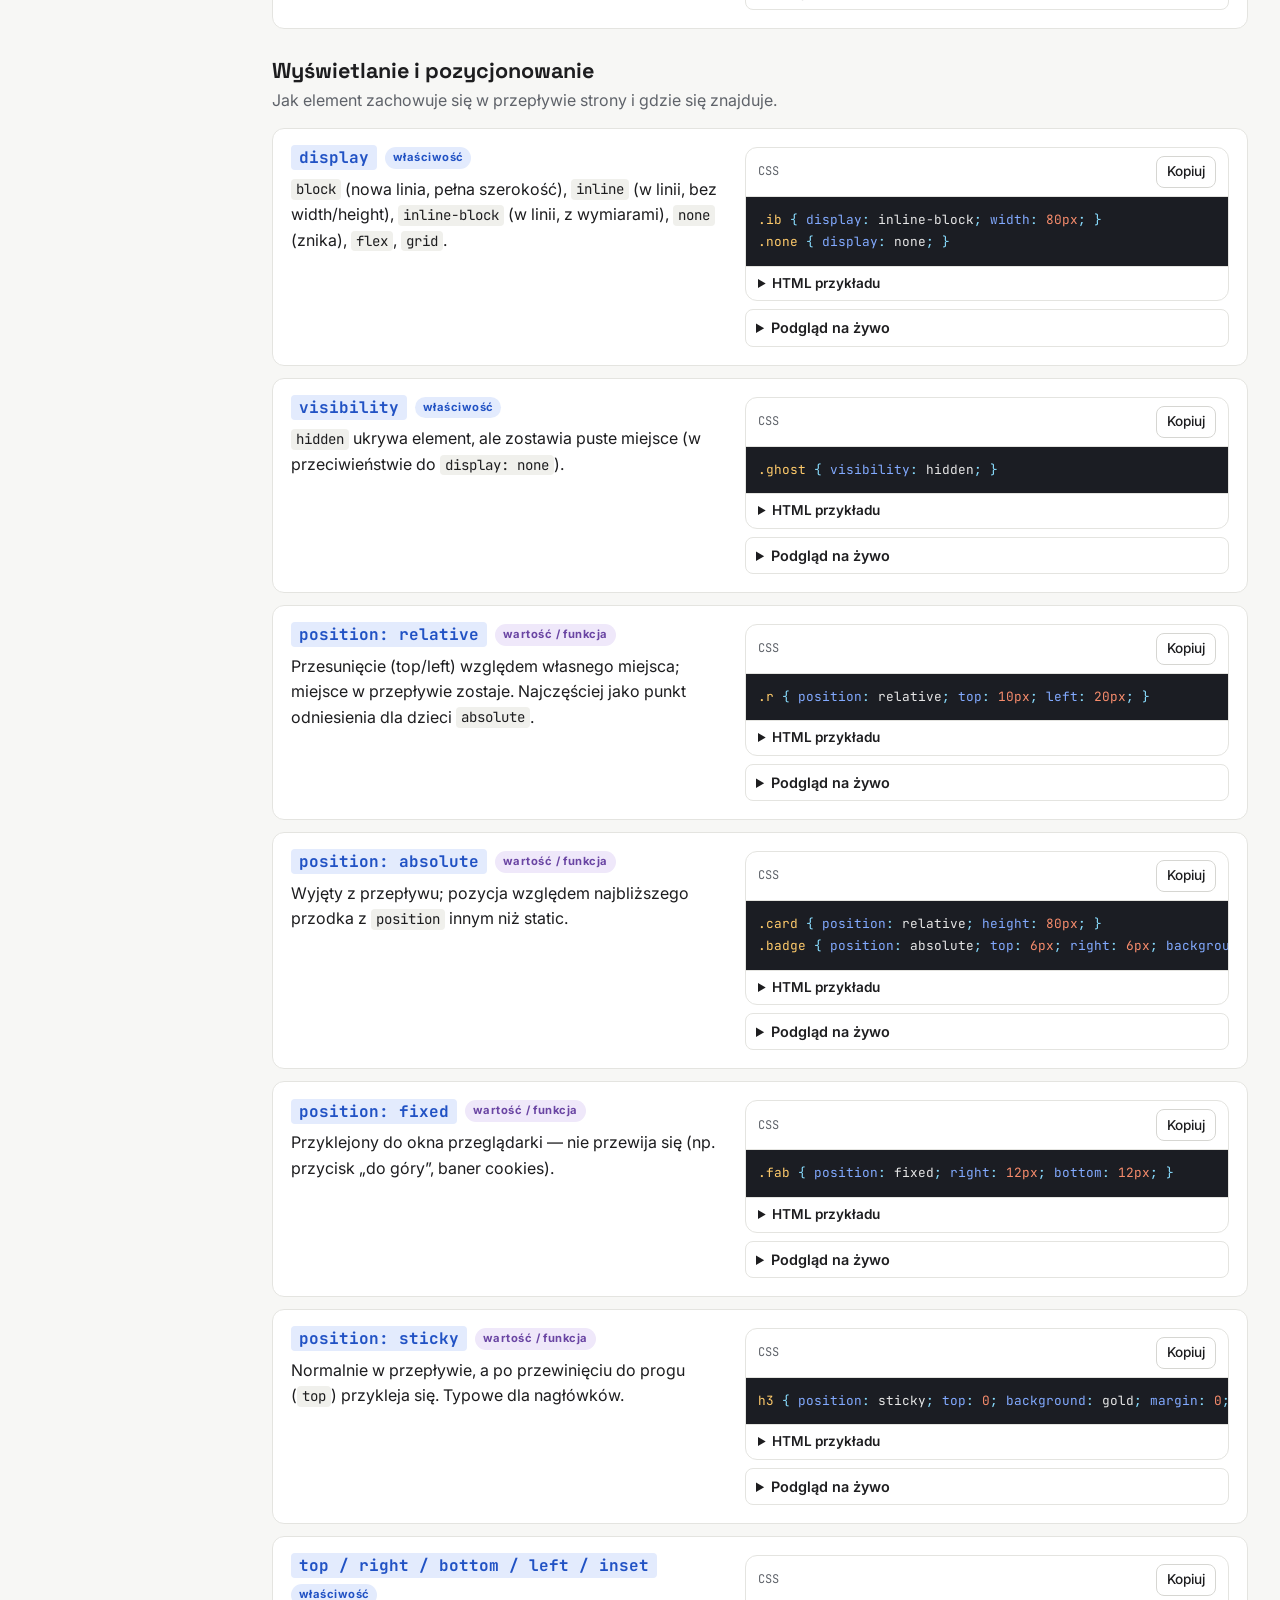
<file: sciaga-css.html>
<!DOCTYPE html>
<html lang="pl">
  <head>
    <meta charset="UTF-8" />
    <meta name="viewport" content="width=device-width, initial-scale=1" />
    <title>Ściąga CSS — WDAI nauka</title>
    <meta name="description" content="Selektory, właściwości, jednostki i reguły CSS w jednym miejscu: co robią, przykład i podgląd." />
    <link rel="preconnect" href="https://fonts.googleapis.com" />
    <link rel="preconnect" href="https://fonts.gstatic.com" crossorigin />
    <link href="https://fonts.googleapis.com/css2?family=Inter:wght@400;500;600;700&family=JetBrains+Mono:wght@400;600&family=Space+Grotesk:wght@500;700&display=swap" rel="stylesheet" />
    <link rel="stylesheet" href="css/style.css" />
    <script src="js/core.js" defer></script>
    <script src="js/data/m1.js" defer></script>
    <script src="js/data/m2.js" defer></script>
    <script src="js/data/m3.js" defer></script>
    <script src="js/data/m4.js" defer></script>
    <script src="js/data/m5.js" defer></script>
    <script src="js/data/m6.js" defer></script>
    <script src="js/data/m7.js" defer></script>
    <script src="js/data/m8.js" defer></script>
    <script src="js/data/l3.js" defer></script>
    <script src="js/data/p1.js" defer></script>
    <script src="js/data/ref-css.js" defer></script>
    <script src="js/data/ref-css-goals.js" defer></script>
    <script src="js/pages/sciaga.js" defer></script>
  </head>
  <body data-page="sciaga-css" data-ref="css">
    <div class="page">
      <header class="site-header" id="site-header"></header>
      <nav class="site-nav" id="site-nav" aria-label="Główna nawigacja"></nav>
      <main class="site-main" id="main">
        <div class="container" style="max-width:1100px">
          <nav class="switch" aria-label="Wybór ściągi">
            <a href="sciaga.html">HTML</a>
            <a href="sciaga-css.html" aria-current="page">CSS</a>
            <a href="sciaga-js.html">JS</a>
          </nav>
          <div class="row" data-tech="css">
            <span class="tag">CSS</span>
            <h1>Ściąga CSS</h1>
          </div>
          <p class="muted">Selektory, właściwości, wartości, jednostki i reguły @ w jednym miejscu: co robią, przykład z kolorowaniem i podgląd na żywo na małym kawałku HTML.
            Szczegóły i ćwiczenia: <a href="modul.html?id=m3">M3 CSS podstawy</a> i <a href="modul.html?id=m4">M4 Layout i RWD</a>.</p>

          <section id="ref-goals" aria-label="Jak zrobić"></section>

          <div class="ref-toolbar card">
            <div class="row">
              <label for="ref-q" class="sr-only">Szukaj w ściądze CSS</label>
              <input id="ref-q" type="search" placeholder="Szukaj: flex, margin, hover, grid, rem…" style="flex:1;min-width:200px" />
              <span class="muted" id="ref-count" aria-live="polite"></span>
            </div>
            <div class="row" role="group" aria-label="Rodzaj" id="ref-kinds"></div>
            <nav class="row ref-cats" aria-label="Kategorie" id="ref-cats"></nav>
          </div>

          <div id="ref-list" style="display:flex;flex-direction:column;gap:28px"></div>
        </div>
      </main>
      <footer class="site-footer">WDAI — nauka · 2026/27 · Opisy na podstawie MDN</footer>
    </div>
  </body>
</html>
</file>
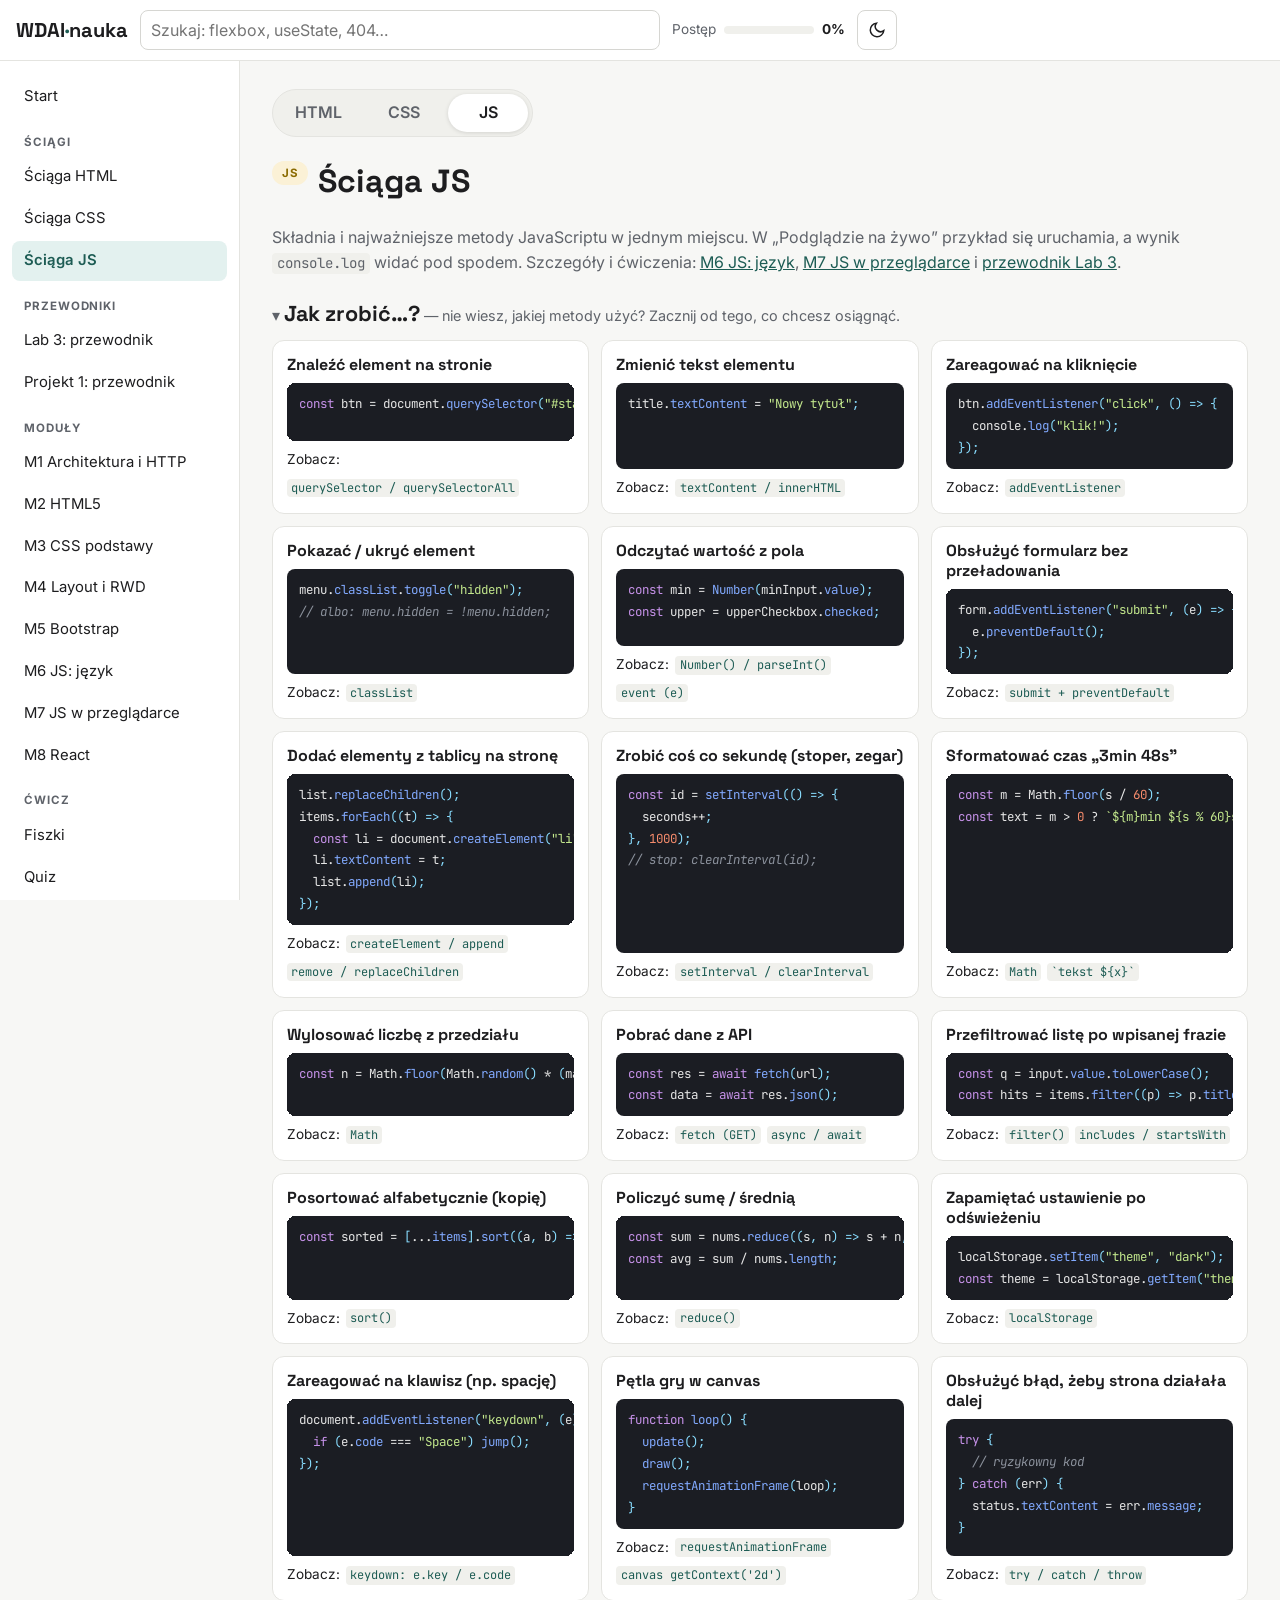
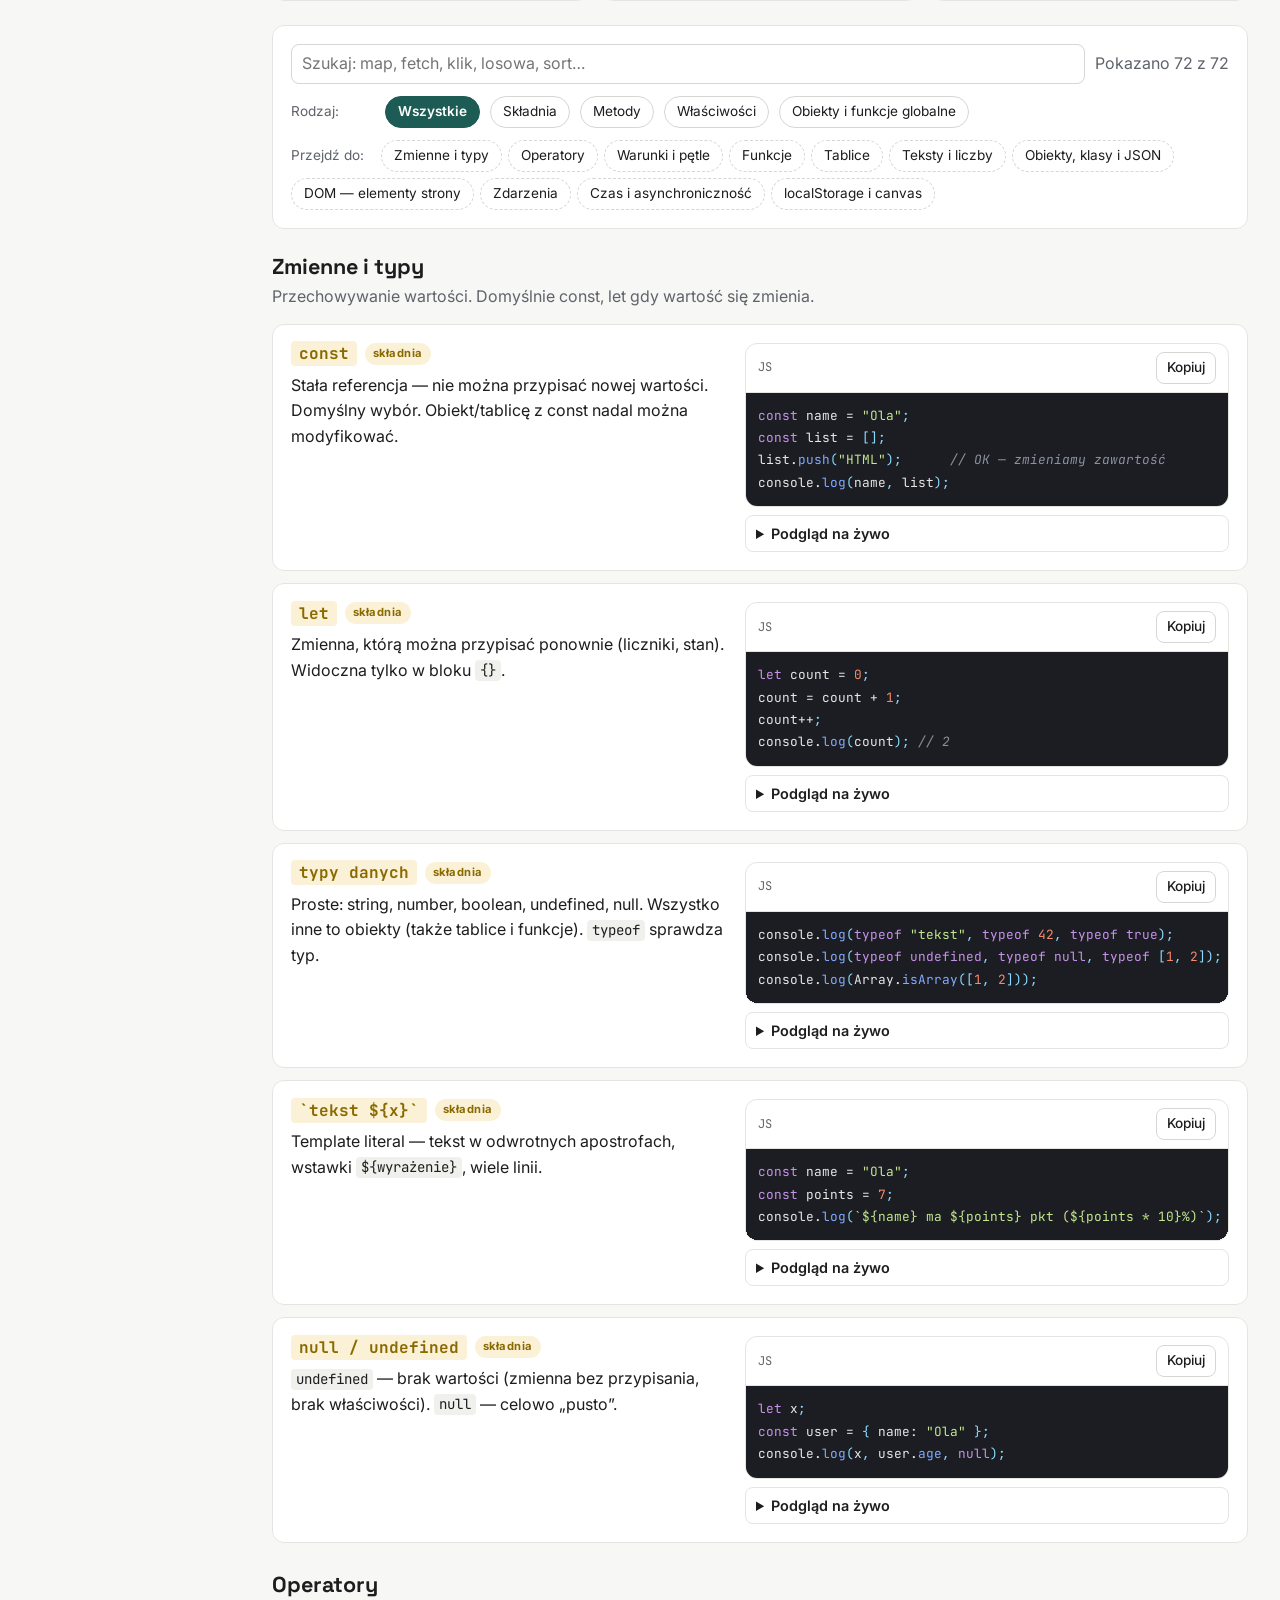
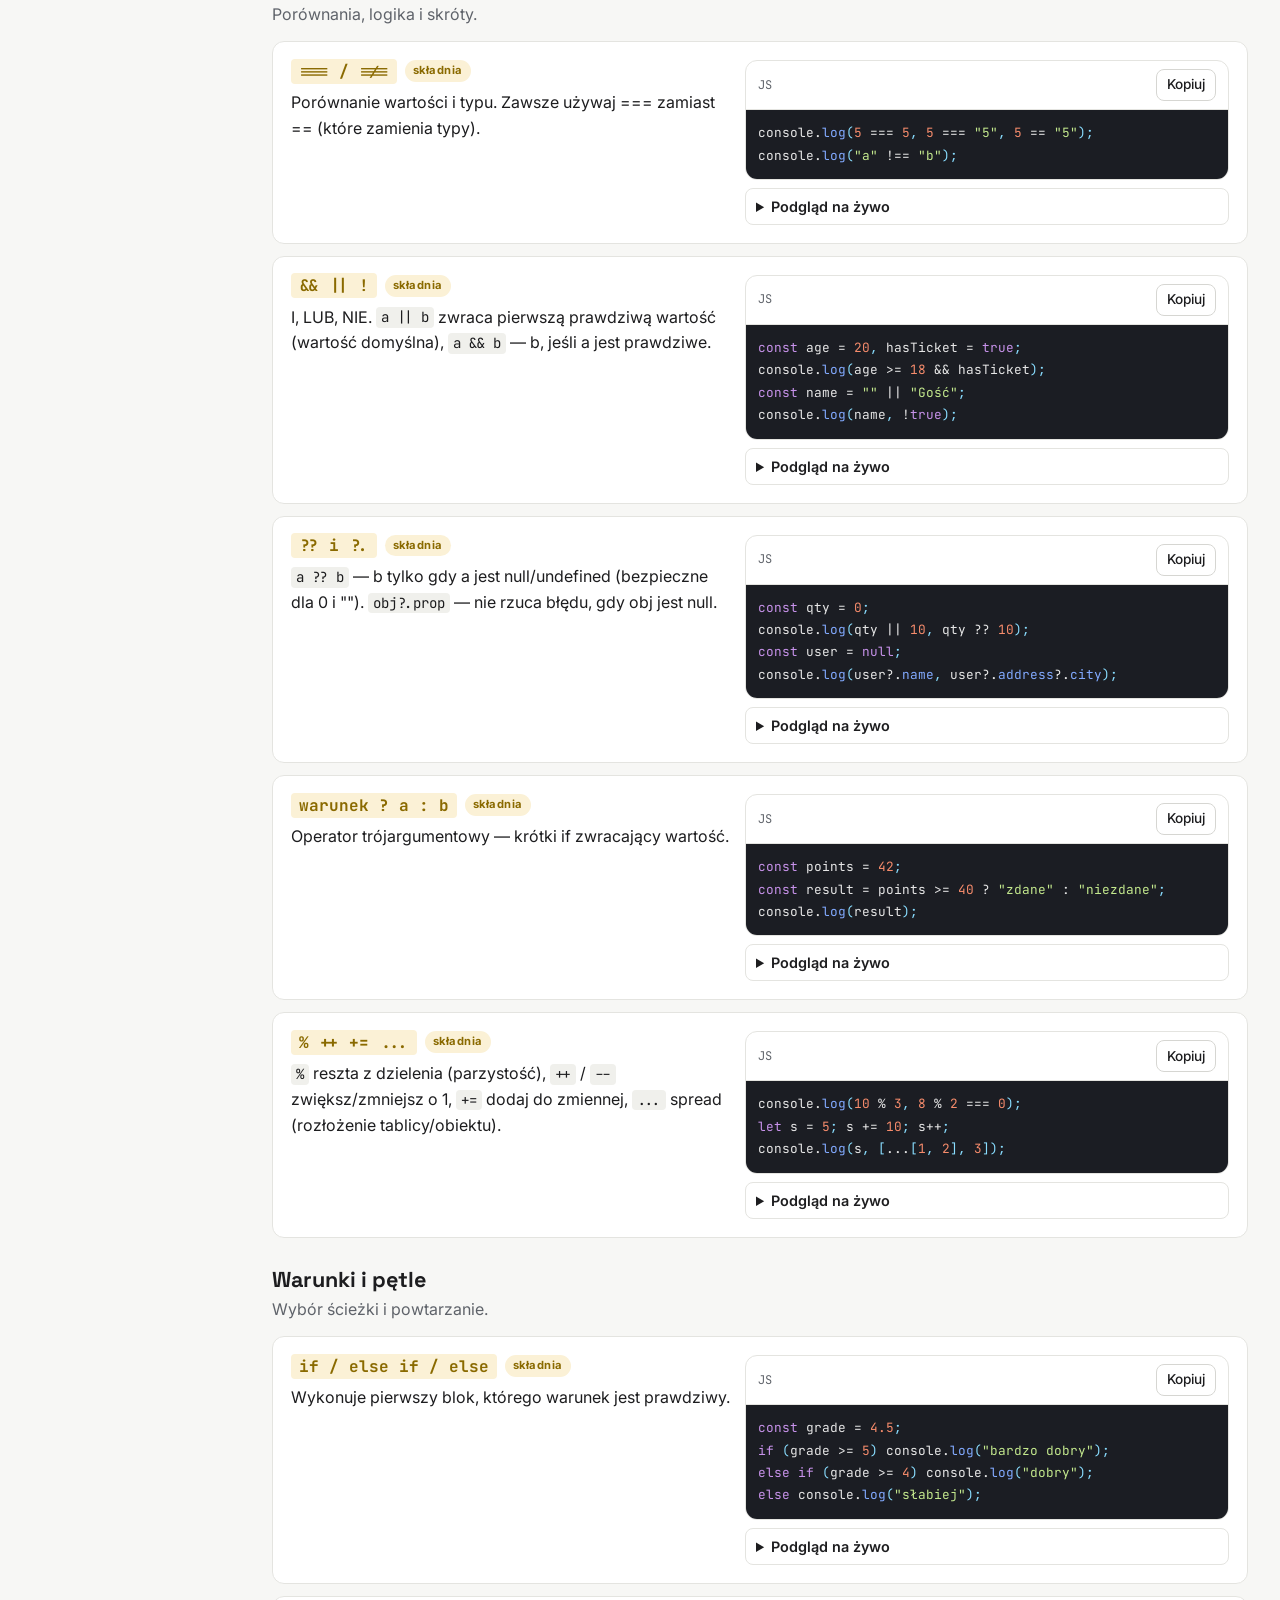
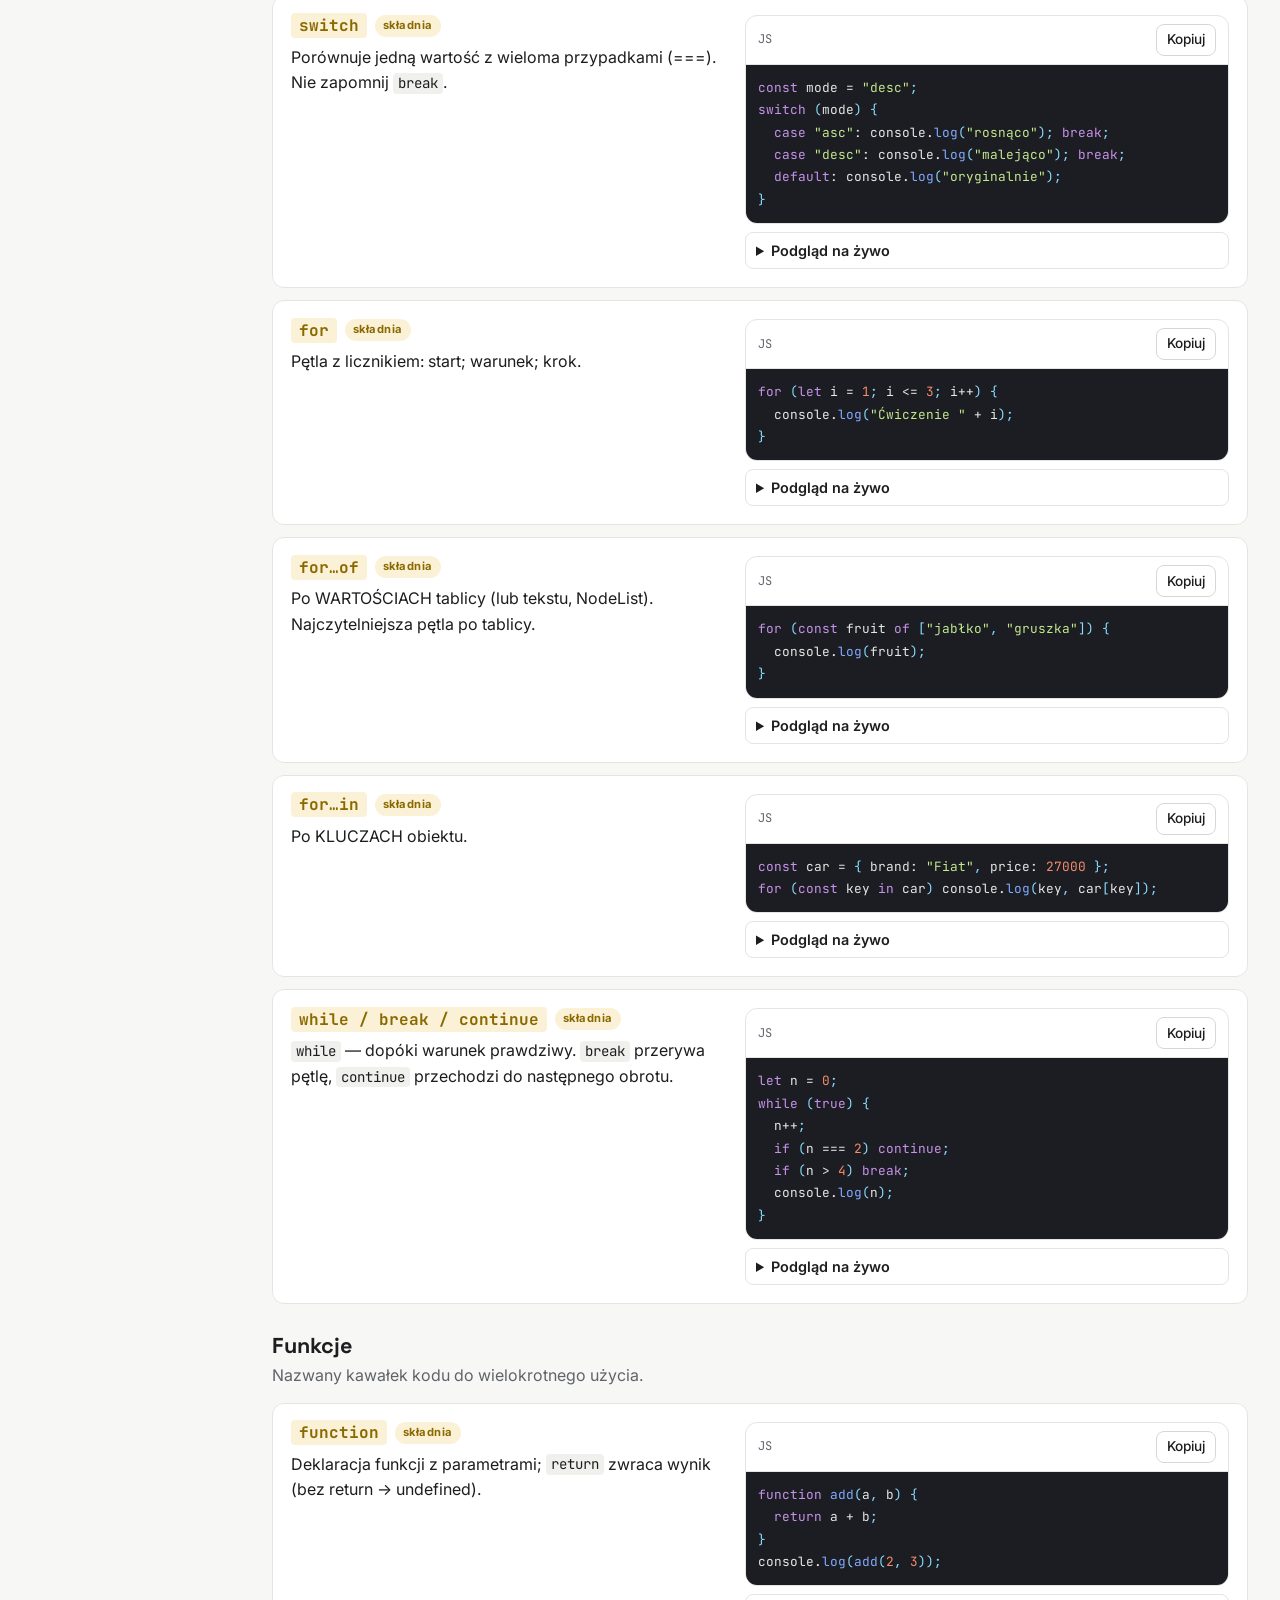
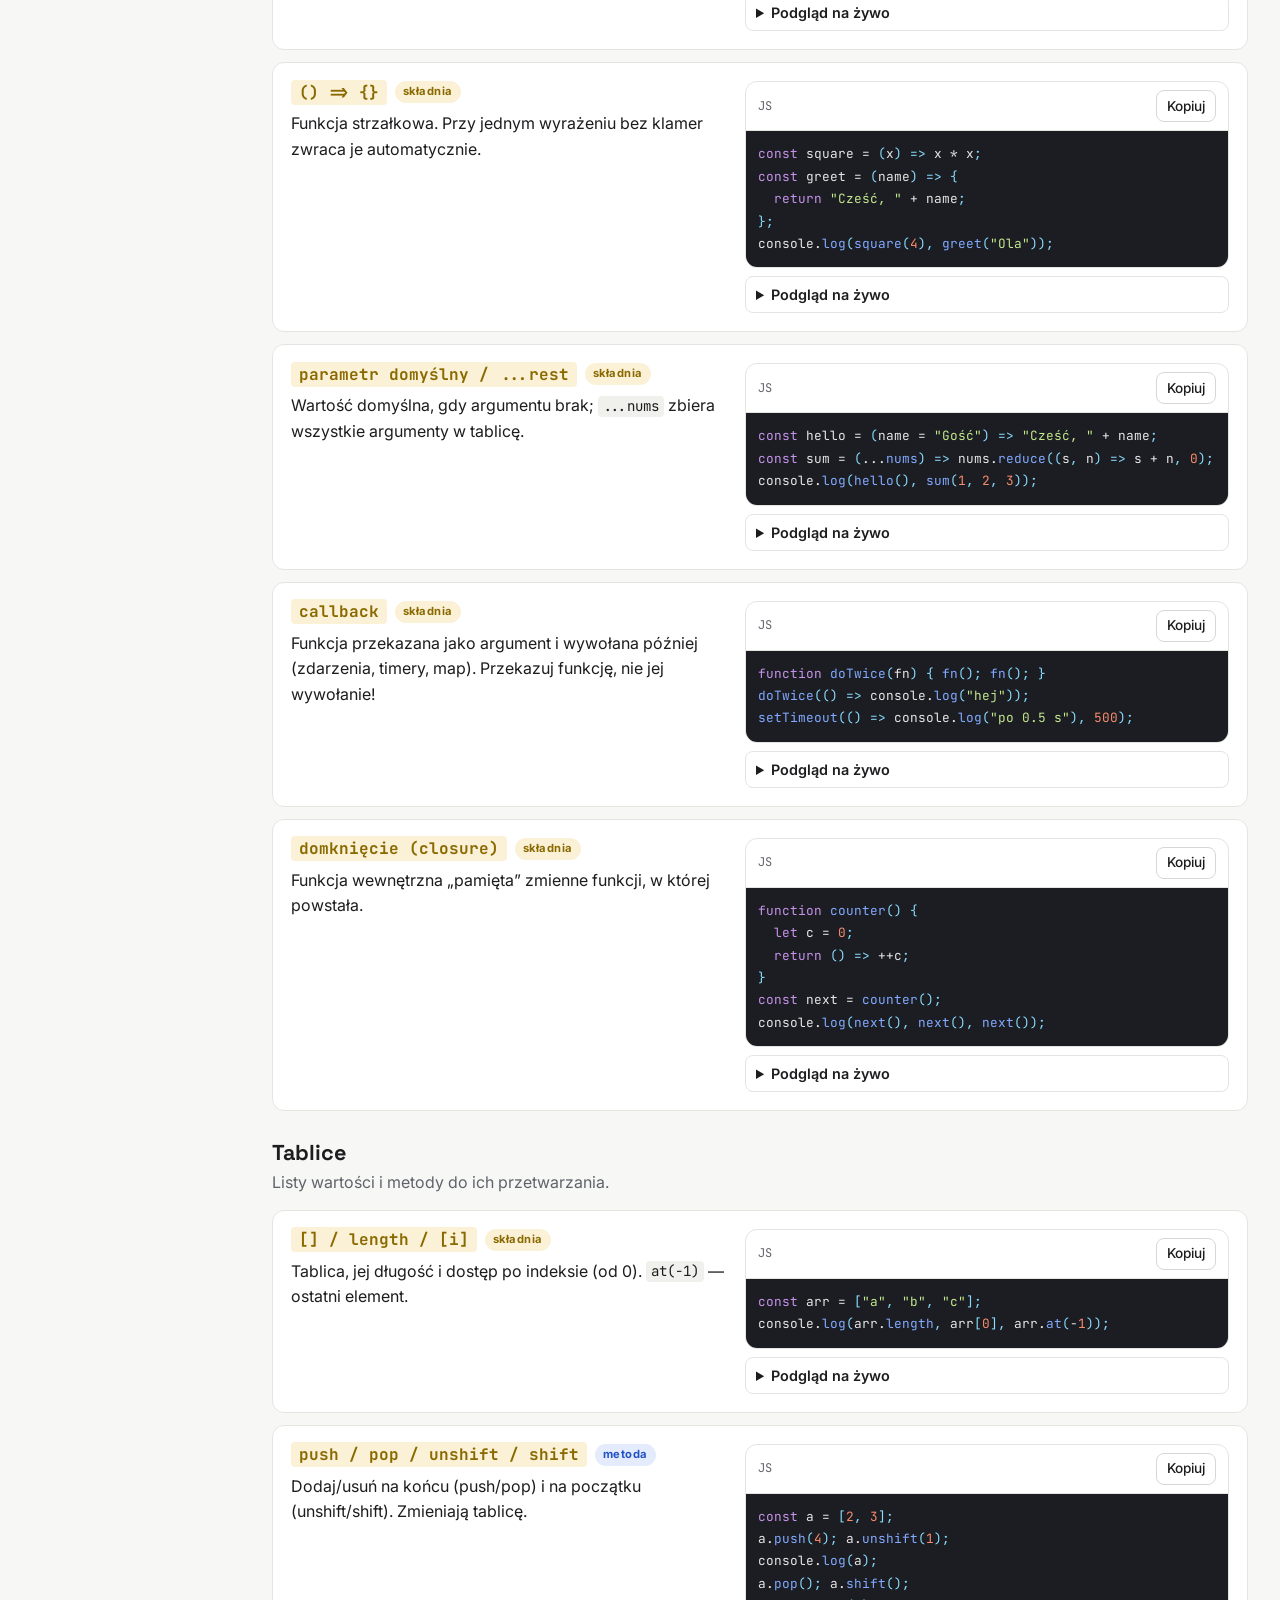
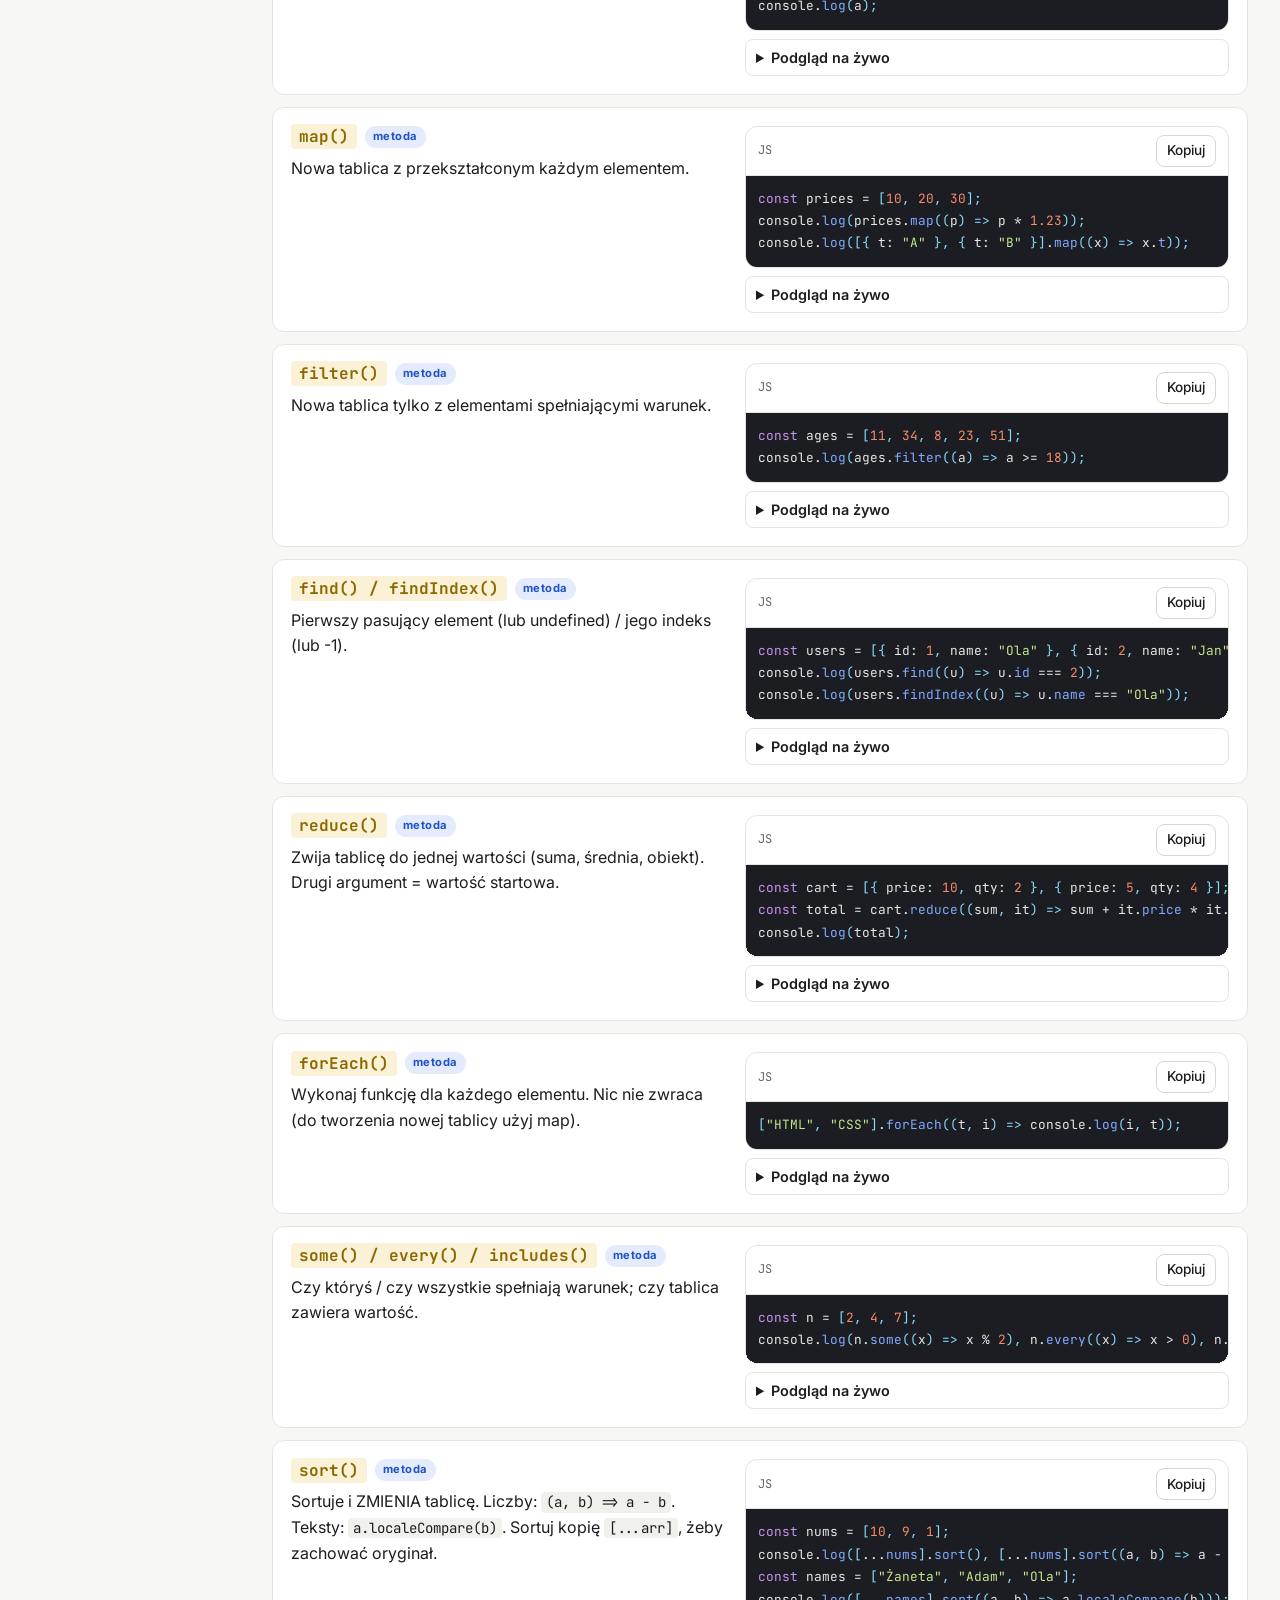
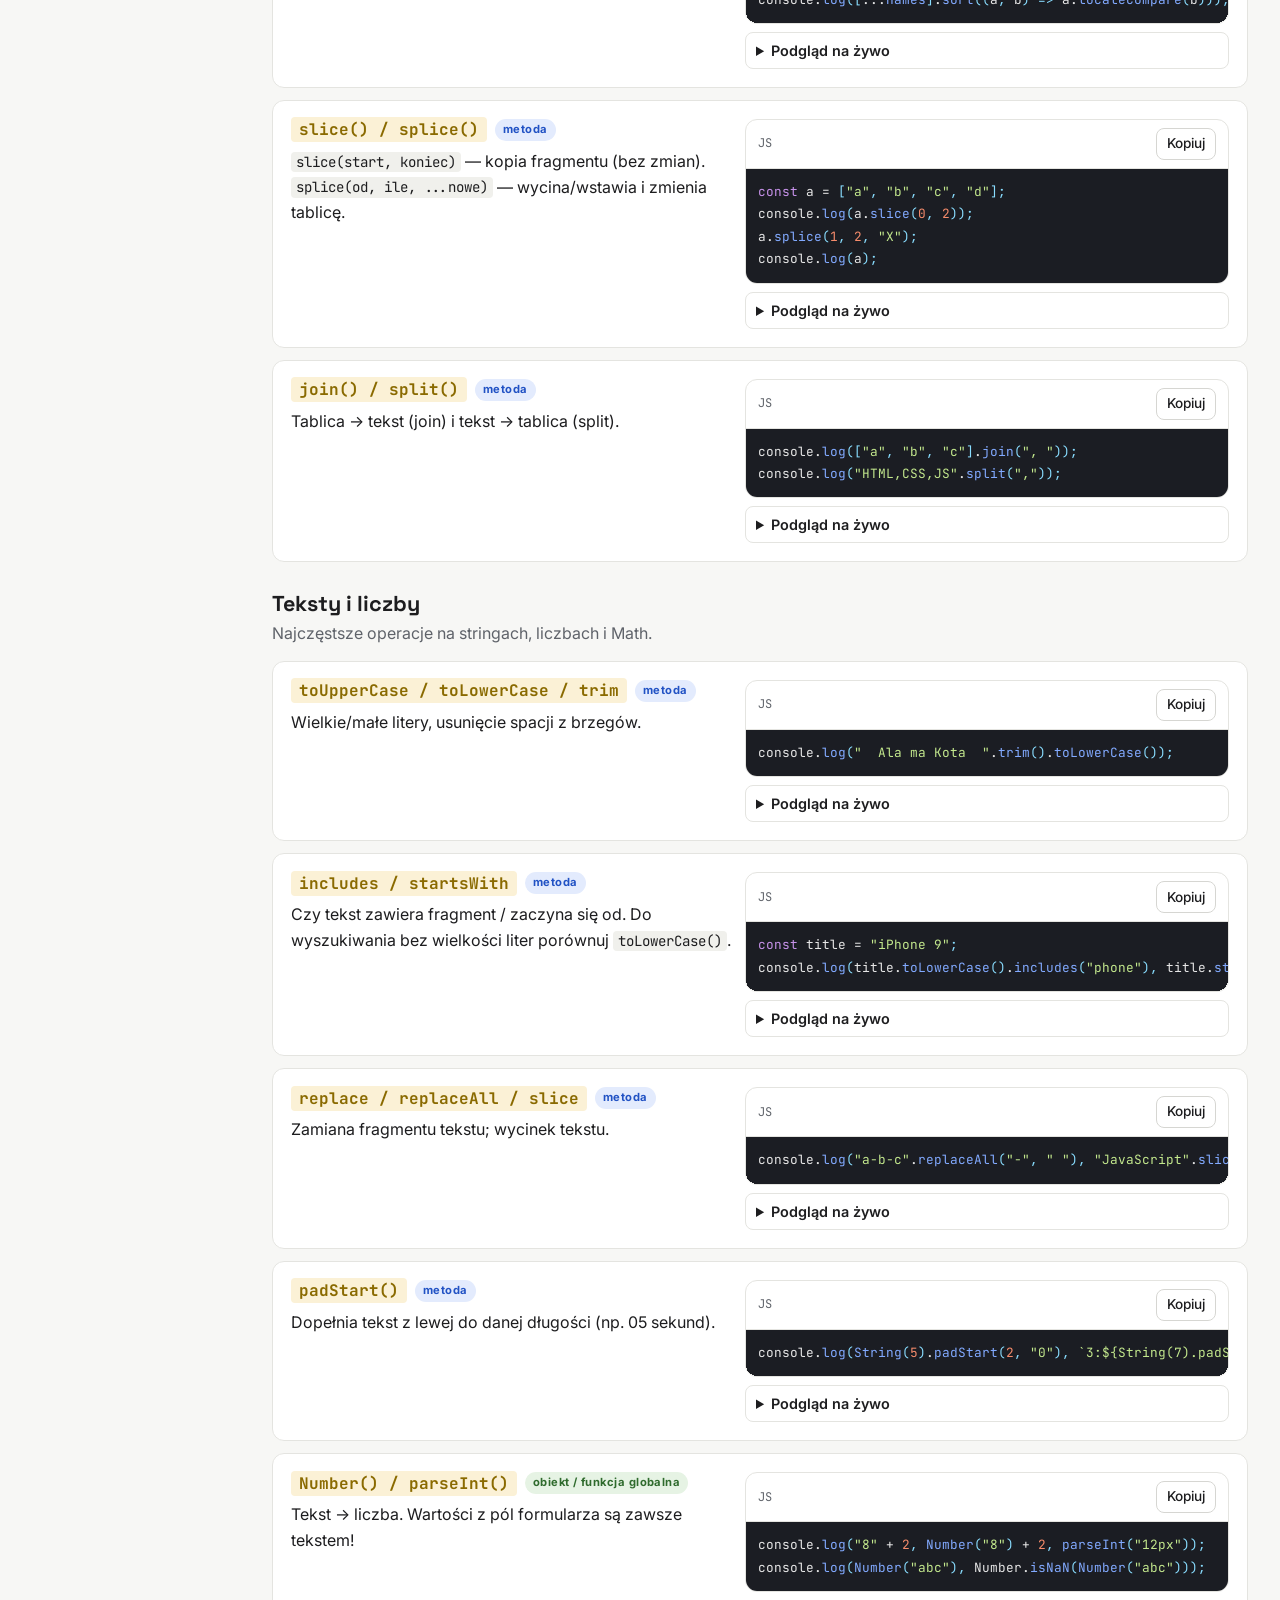
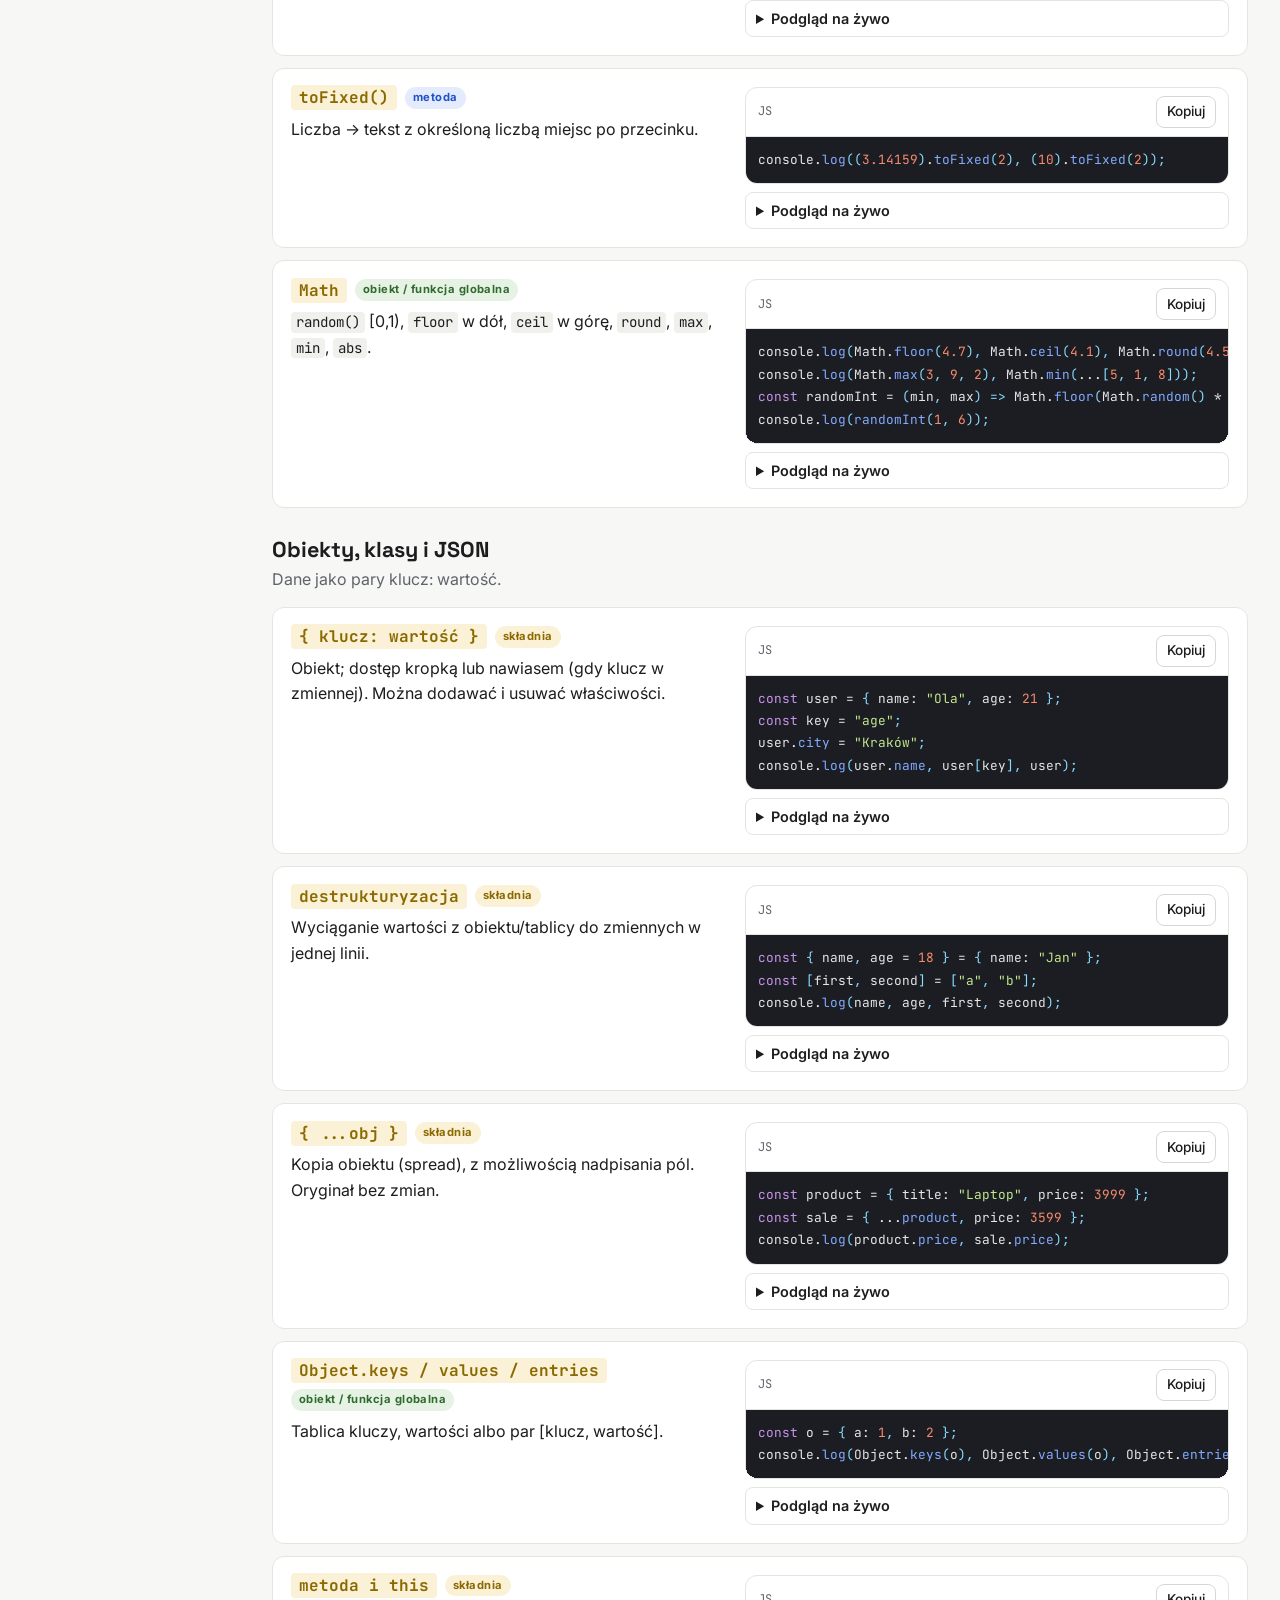
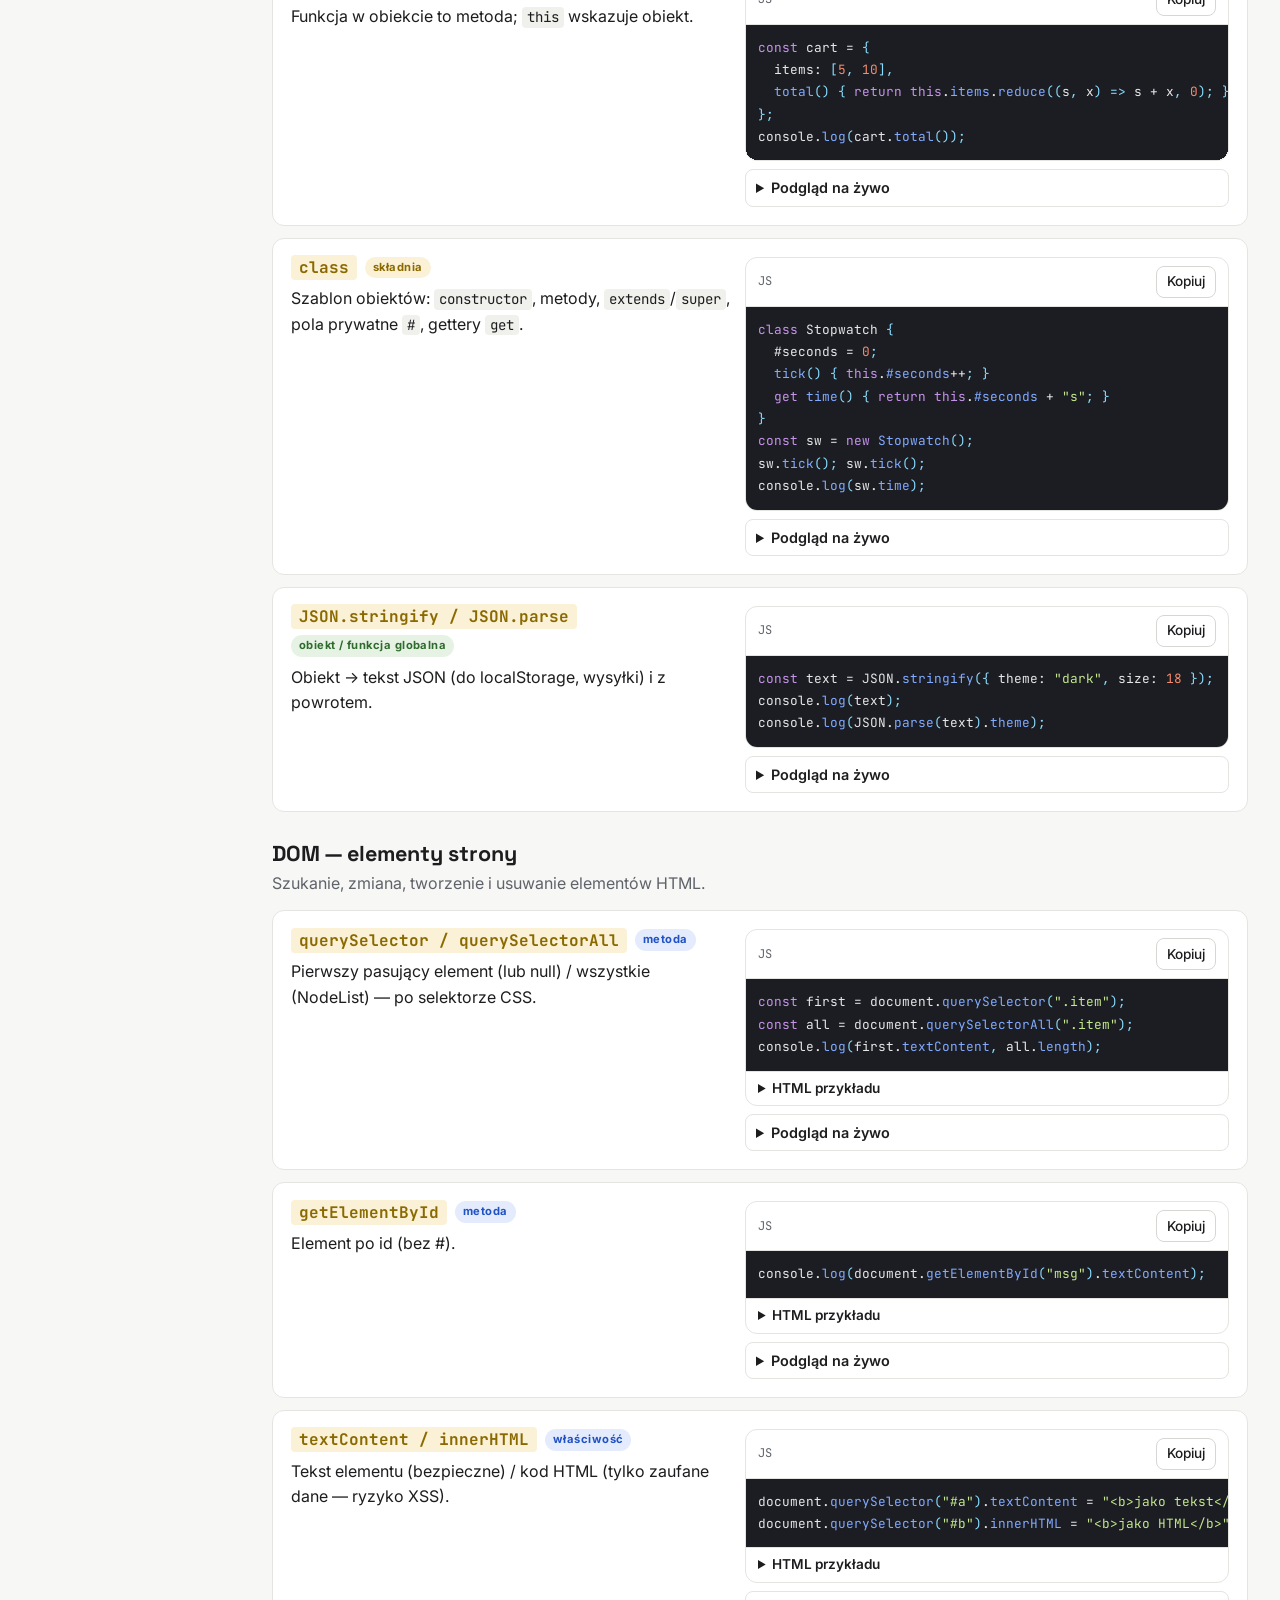
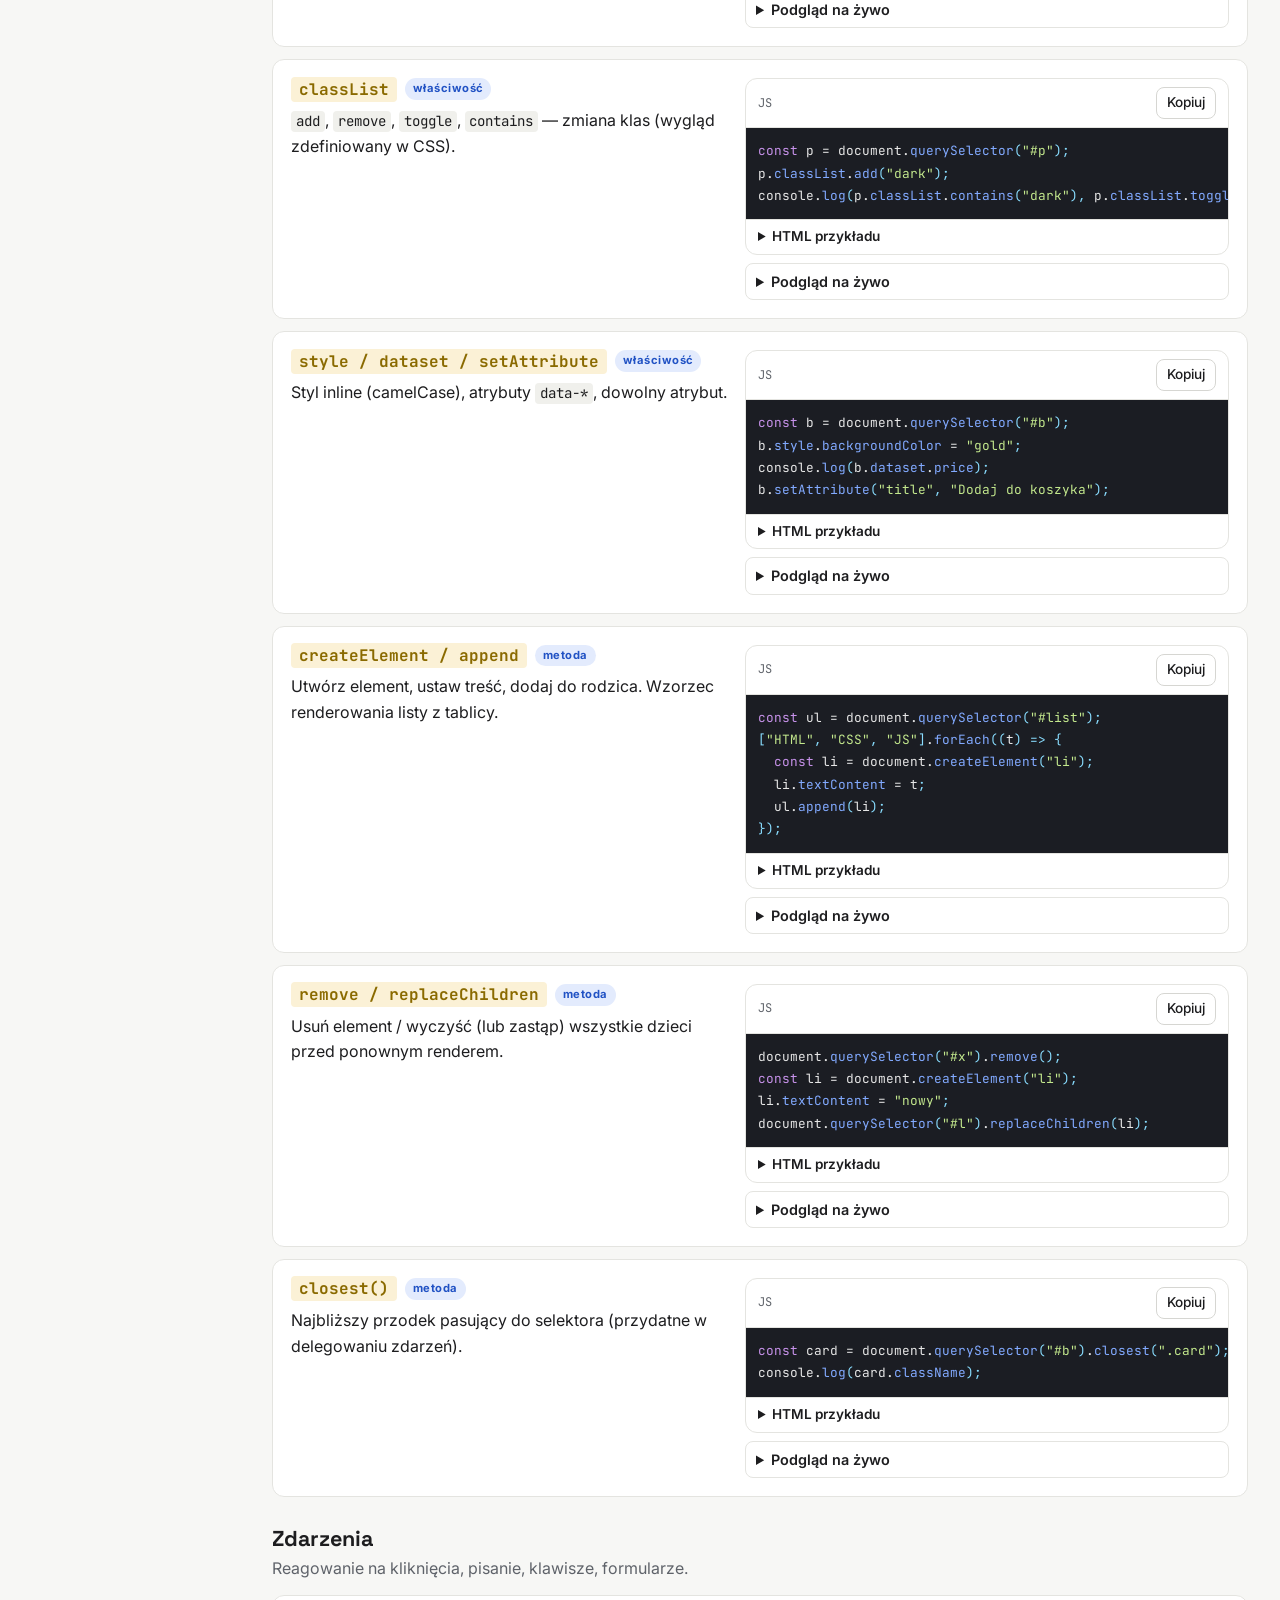
<file: sciaga-js.html>
<!DOCTYPE html>
<html lang="pl">
  <head>
    <meta charset="UTF-8" />
    <meta name="viewport" content="width=device-width, initial-scale=1" />
    <title>Ściąga JS — WDAI nauka</title>
    <meta name="description" content="Składnia JavaScriptu i najważniejsze metody w jednym miejscu: opis, przykład i wynik w konsoli." />
    <link rel="preconnect" href="https://fonts.googleapis.com" />
    <link rel="preconnect" href="https://fonts.gstatic.com" crossorigin />
    <link href="https://fonts.googleapis.com/css2?family=Inter:wght@400;500;600;700&family=JetBrains+Mono:wght@400;600&family=Space+Grotesk:wght@500;700&display=swap" rel="stylesheet" />
    <link rel="stylesheet" href="css/style.css" />
    <script src="js/core.js" defer></script>
    <script src="js/data/m1.js" defer></script>
    <script src="js/data/m2.js" defer></script>
    <script src="js/data/m3.js" defer></script>
    <script src="js/data/m4.js" defer></script>
    <script src="js/data/m5.js" defer></script>
    <script src="js/data/m6.js" defer></script>
    <script src="js/data/m7.js" defer></script>
    <script src="js/data/m8.js" defer></script>
    <script src="js/data/l3.js" defer></script>
    <script src="js/data/p1.js" defer></script>
    <script src="js/data/ref-js.js" defer></script>
    <script src="js/pages/sciaga.js" defer></script>
  </head>
  <body data-page="sciaga-js" data-ref="js">
    <div class="page">
      <header class="site-header" id="site-header"></header>
      <nav class="site-nav" id="site-nav" aria-label="Główna nawigacja"></nav>
      <main class="site-main" id="main">
        <div class="container" style="max-width:1100px">
          <nav class="switch" aria-label="Wybór ściągi">
            <a href="sciaga.html">HTML</a>
            <a href="sciaga-css.html">CSS</a>
            <a href="sciaga-js.html" aria-current="page">JS</a>
          </nav>
          <div class="row" data-tech="js">
            <span class="tag">JS</span>
            <h1>Ściąga JS</h1>
          </div>
          <p class="muted">Składnia i najważniejsze metody JavaScriptu w jednym miejscu. W „Podglądzie na żywo” przykład się uruchamia, a wynik <code>console.log</code> widać pod spodem.
            Szczegóły i ćwiczenia: <a href="modul.html?id=m6">M6 JS: język</a>, <a href="modul.html?id=m7">M7 JS w przeglądarce</a> i <a href="modul.html?id=lab3">przewodnik Lab 3</a>.</p>

          <section id="ref-goals" aria-label="Jak zrobić"></section>

          <div class="ref-toolbar card">
            <div class="row">
              <label for="ref-q" class="sr-only">Szukaj w ściądze JS</label>
              <input id="ref-q" type="search" placeholder="Szukaj: map, fetch, klik, losowa, sort…" style="flex:1;min-width:200px" />
              <span class="muted" id="ref-count" aria-live="polite"></span>
            </div>
            <div class="row" role="group" aria-label="Rodzaj" id="ref-kinds"></div>
            <nav class="row ref-cats" aria-label="Kategorie" id="ref-cats"></nav>
          </div>

          <div id="ref-list" style="display:flex;flex-direction:column;gap:28px"></div>
        </div>
      </main>
      <footer class="site-footer">WDAI — nauka · 2026/27 · Opisy na podstawie MDN</footer>
    </div>
  </body>
</html>
</file>
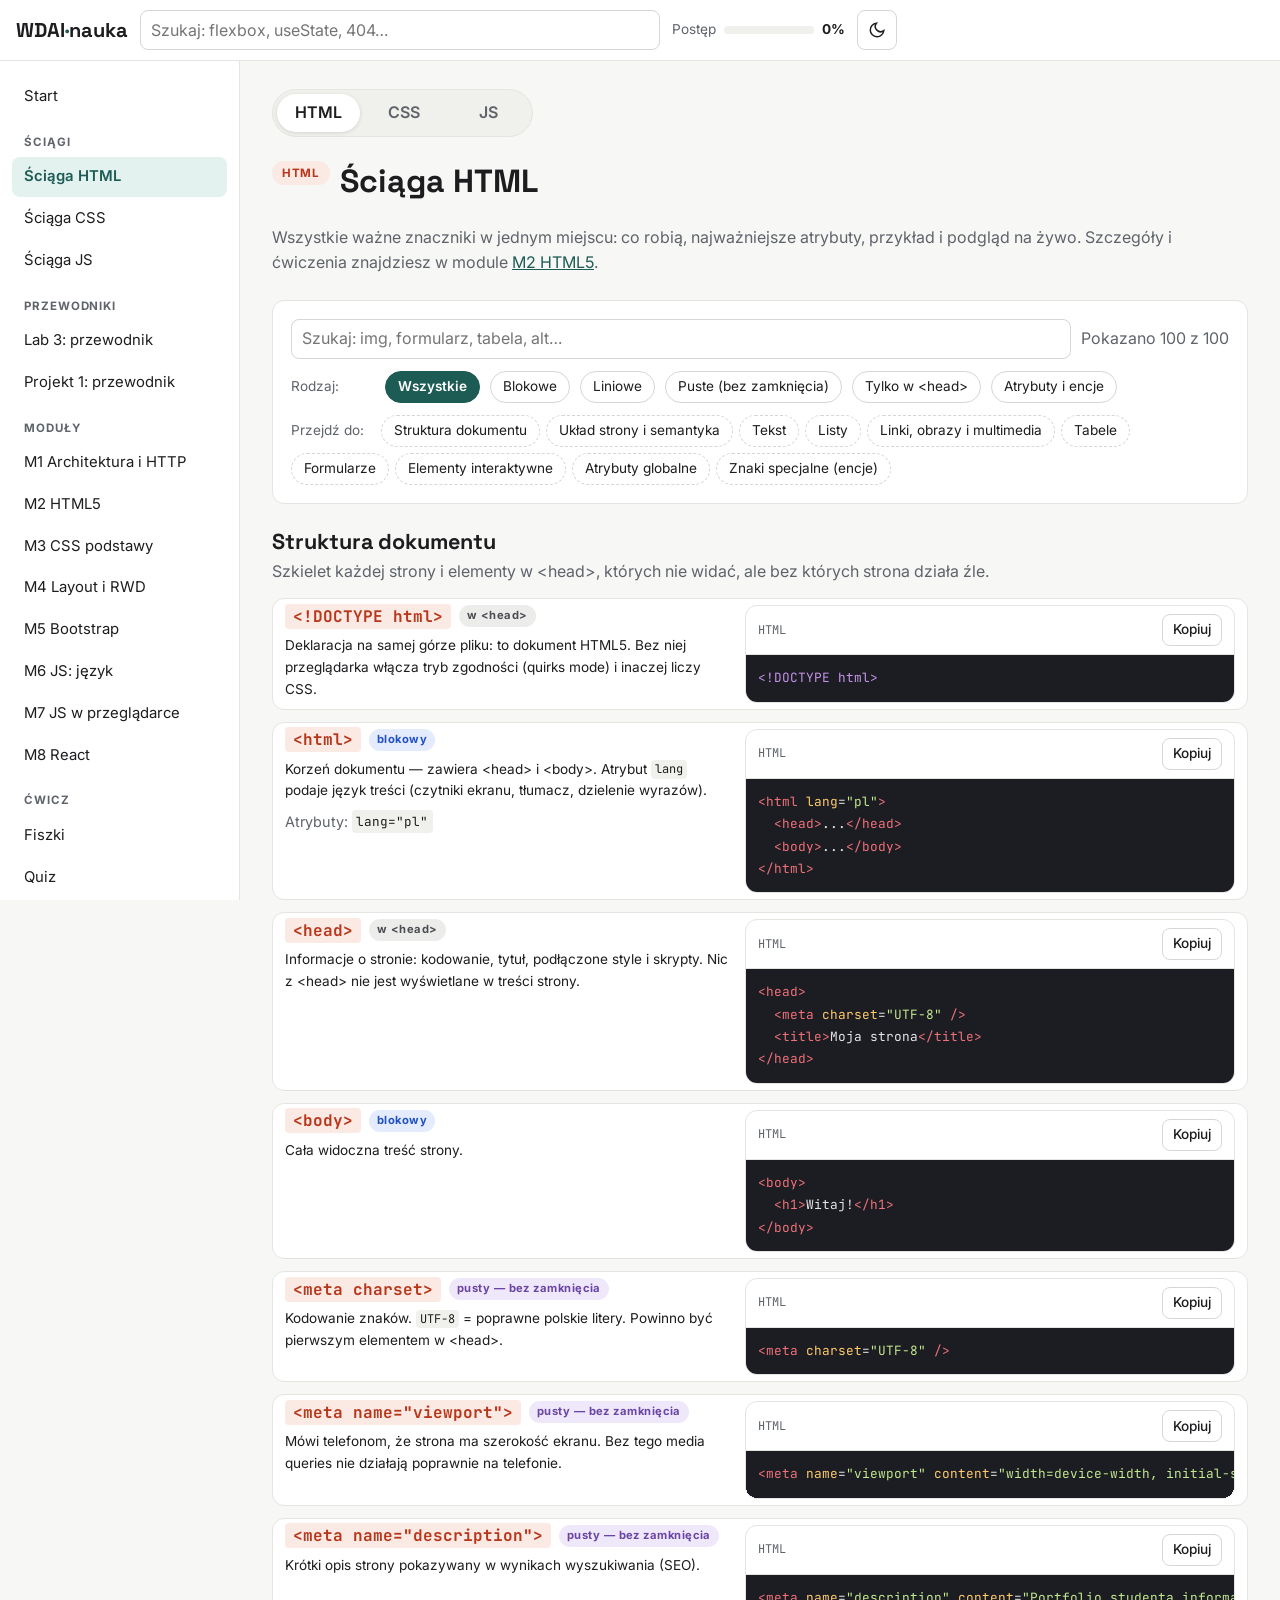
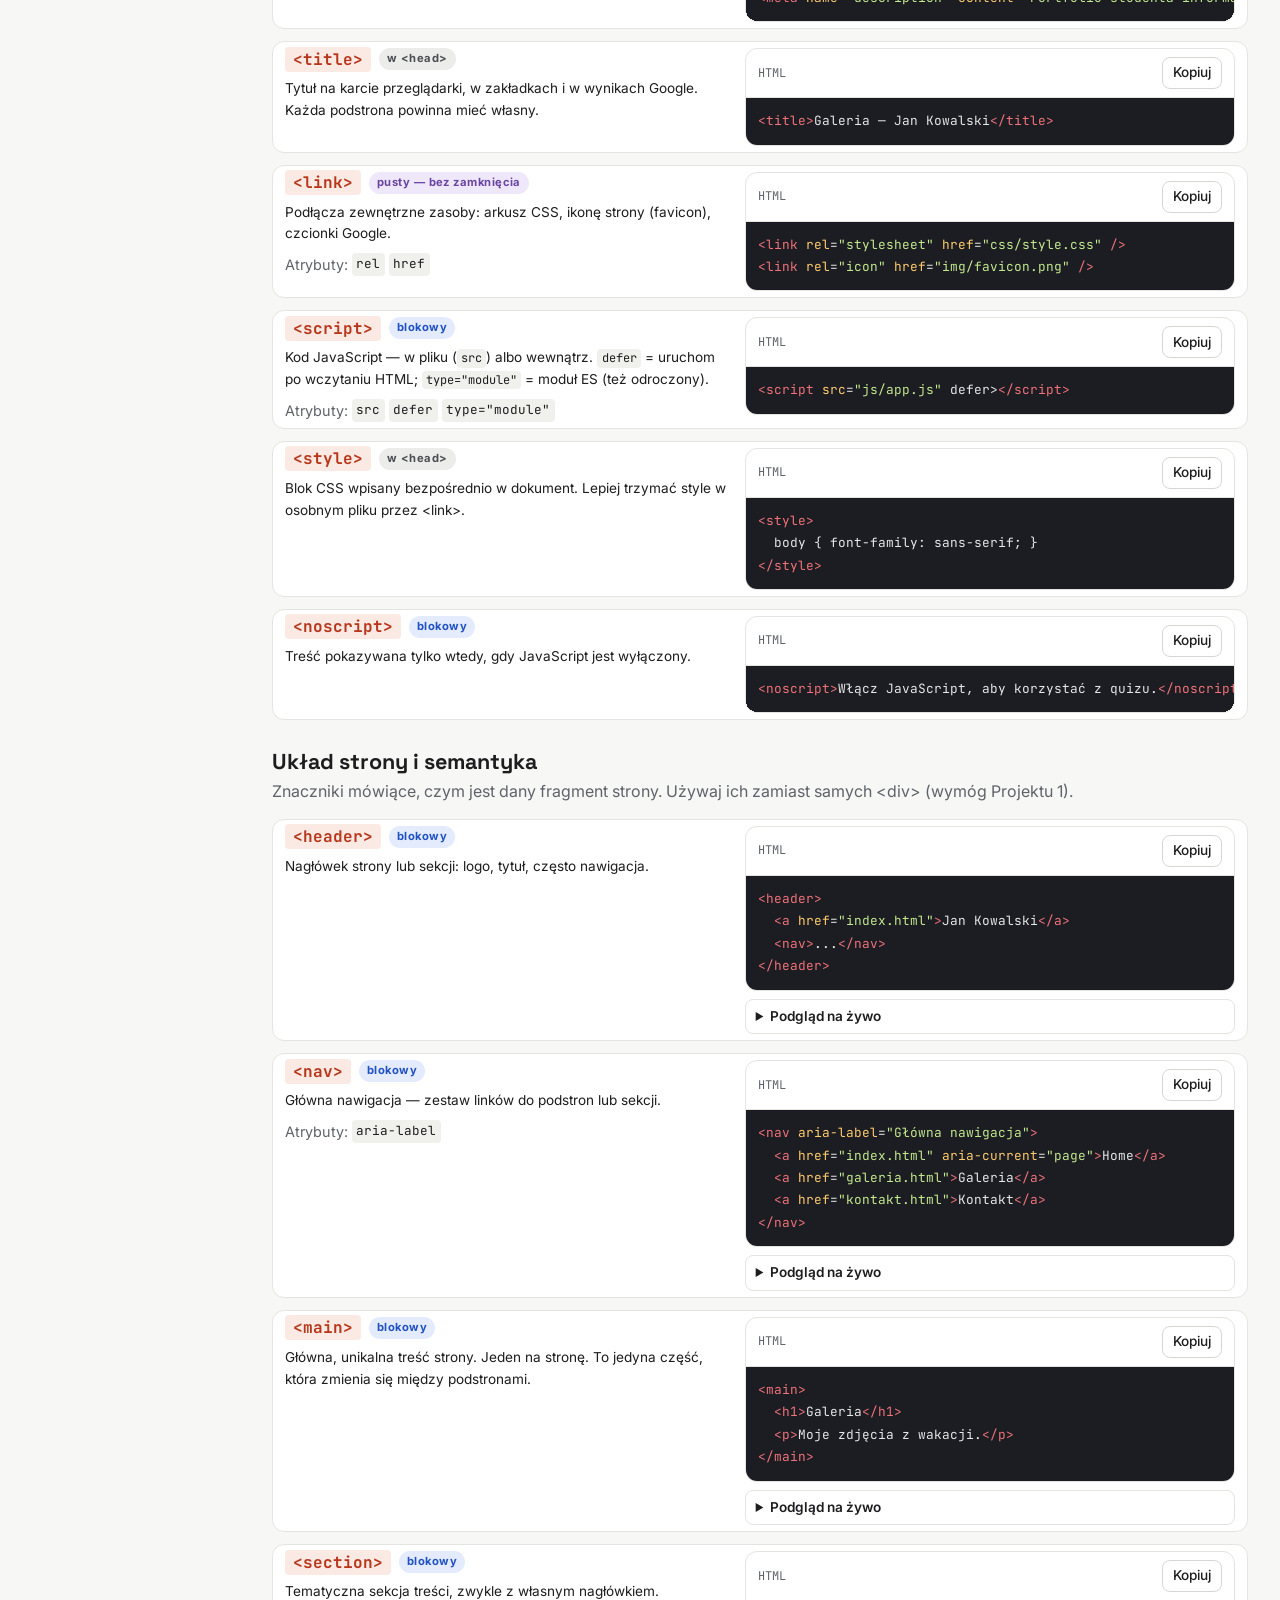
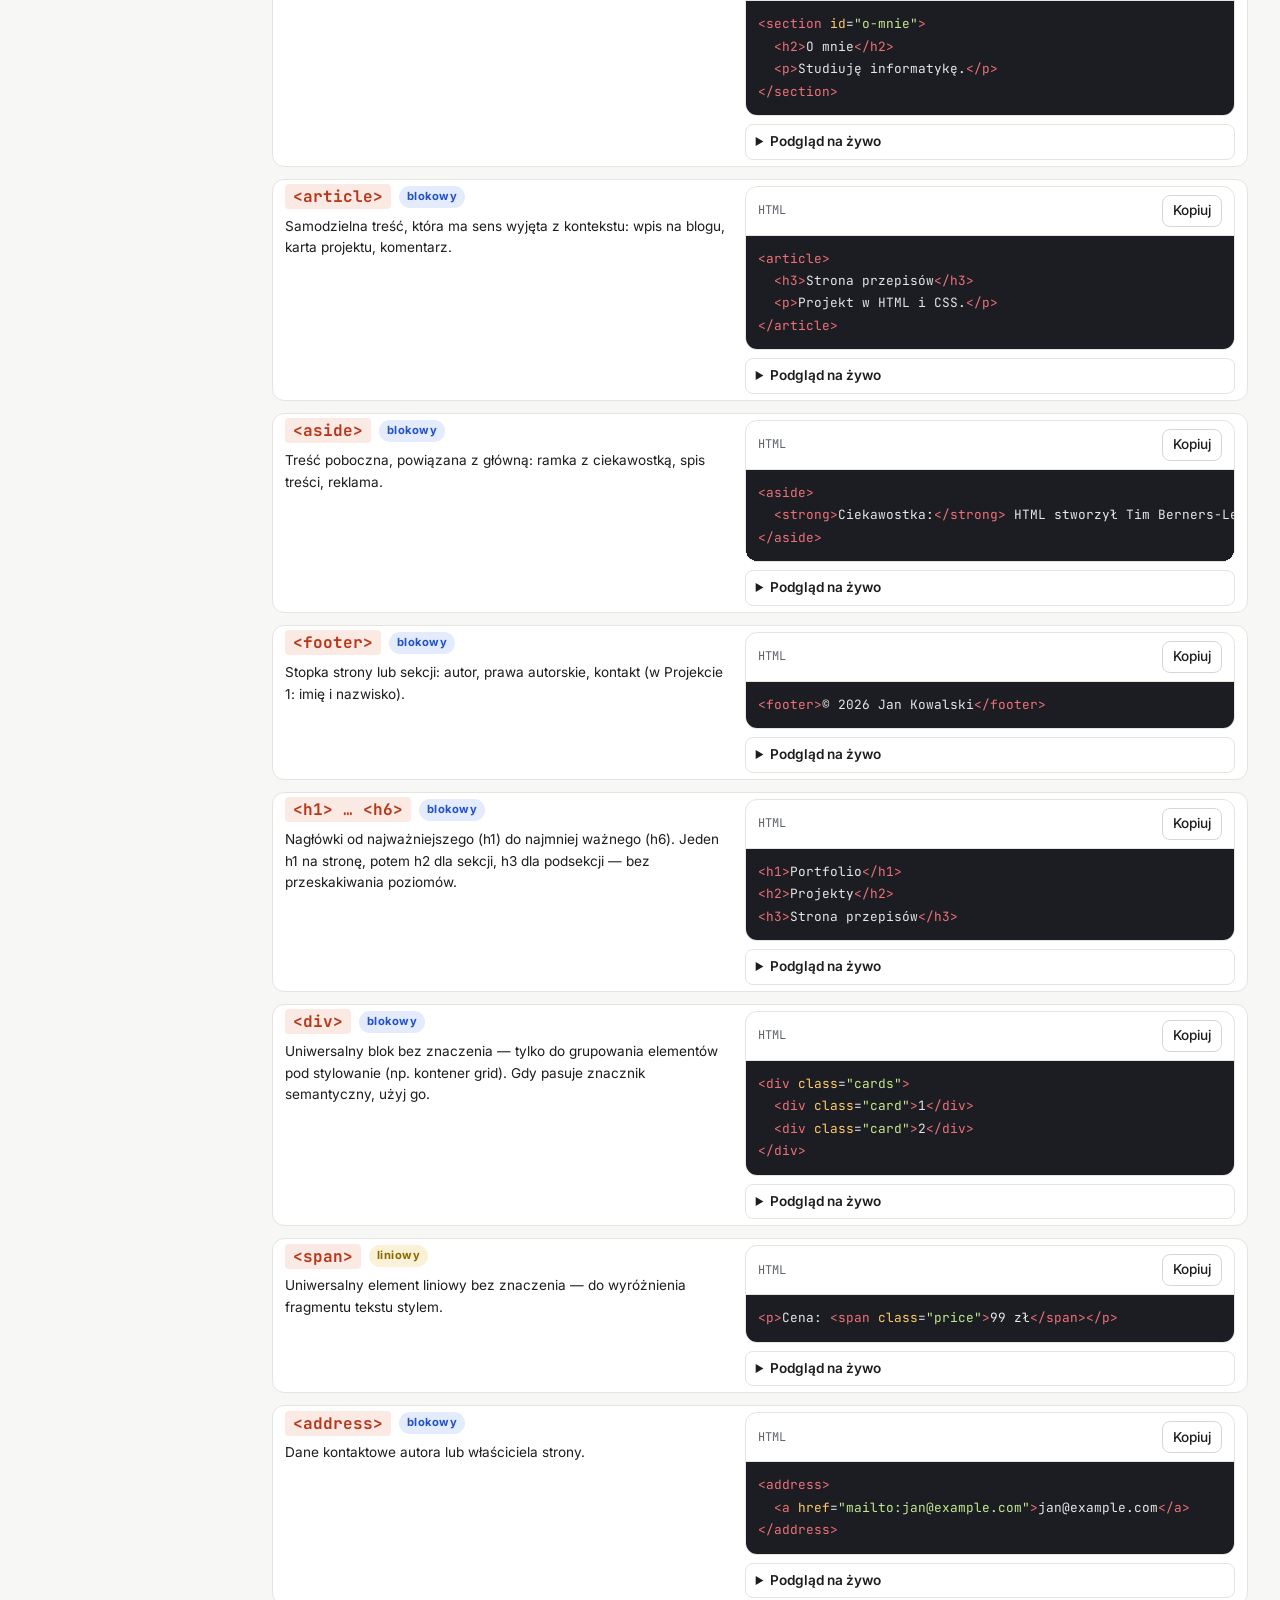
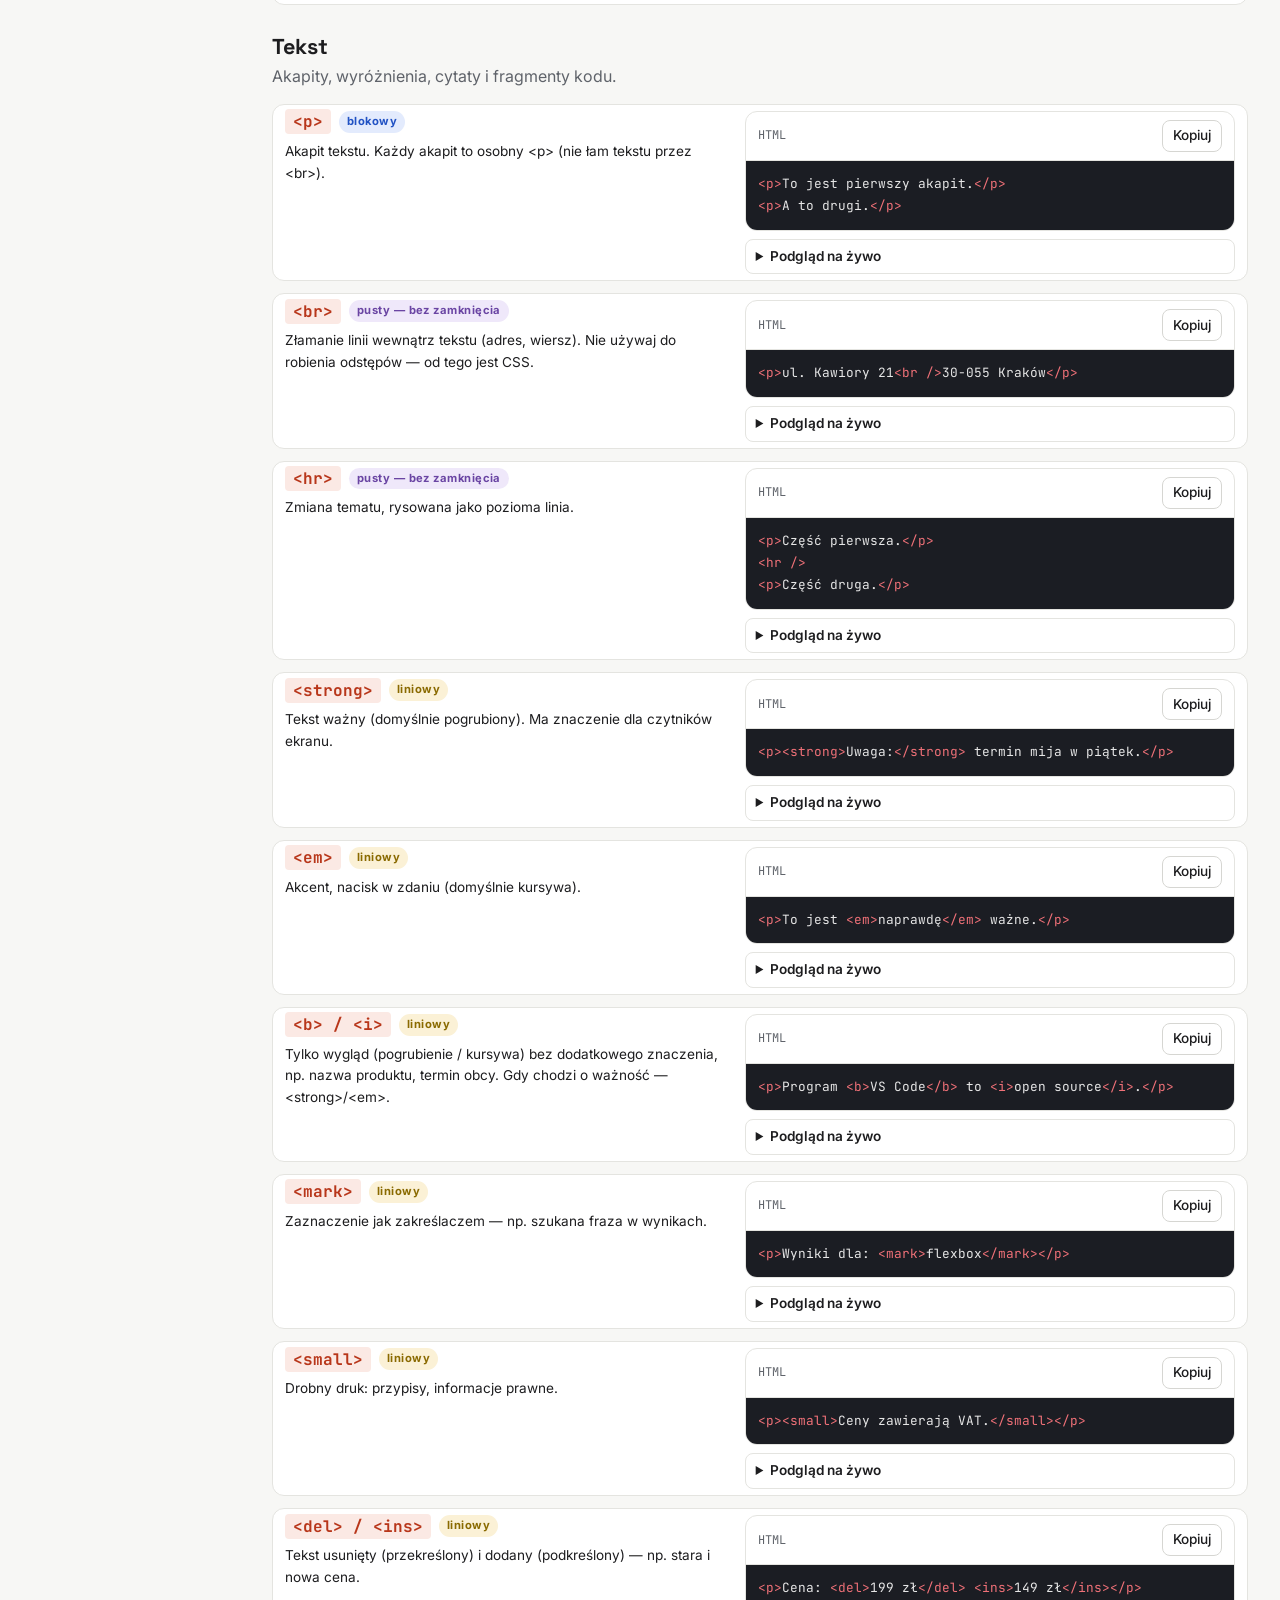
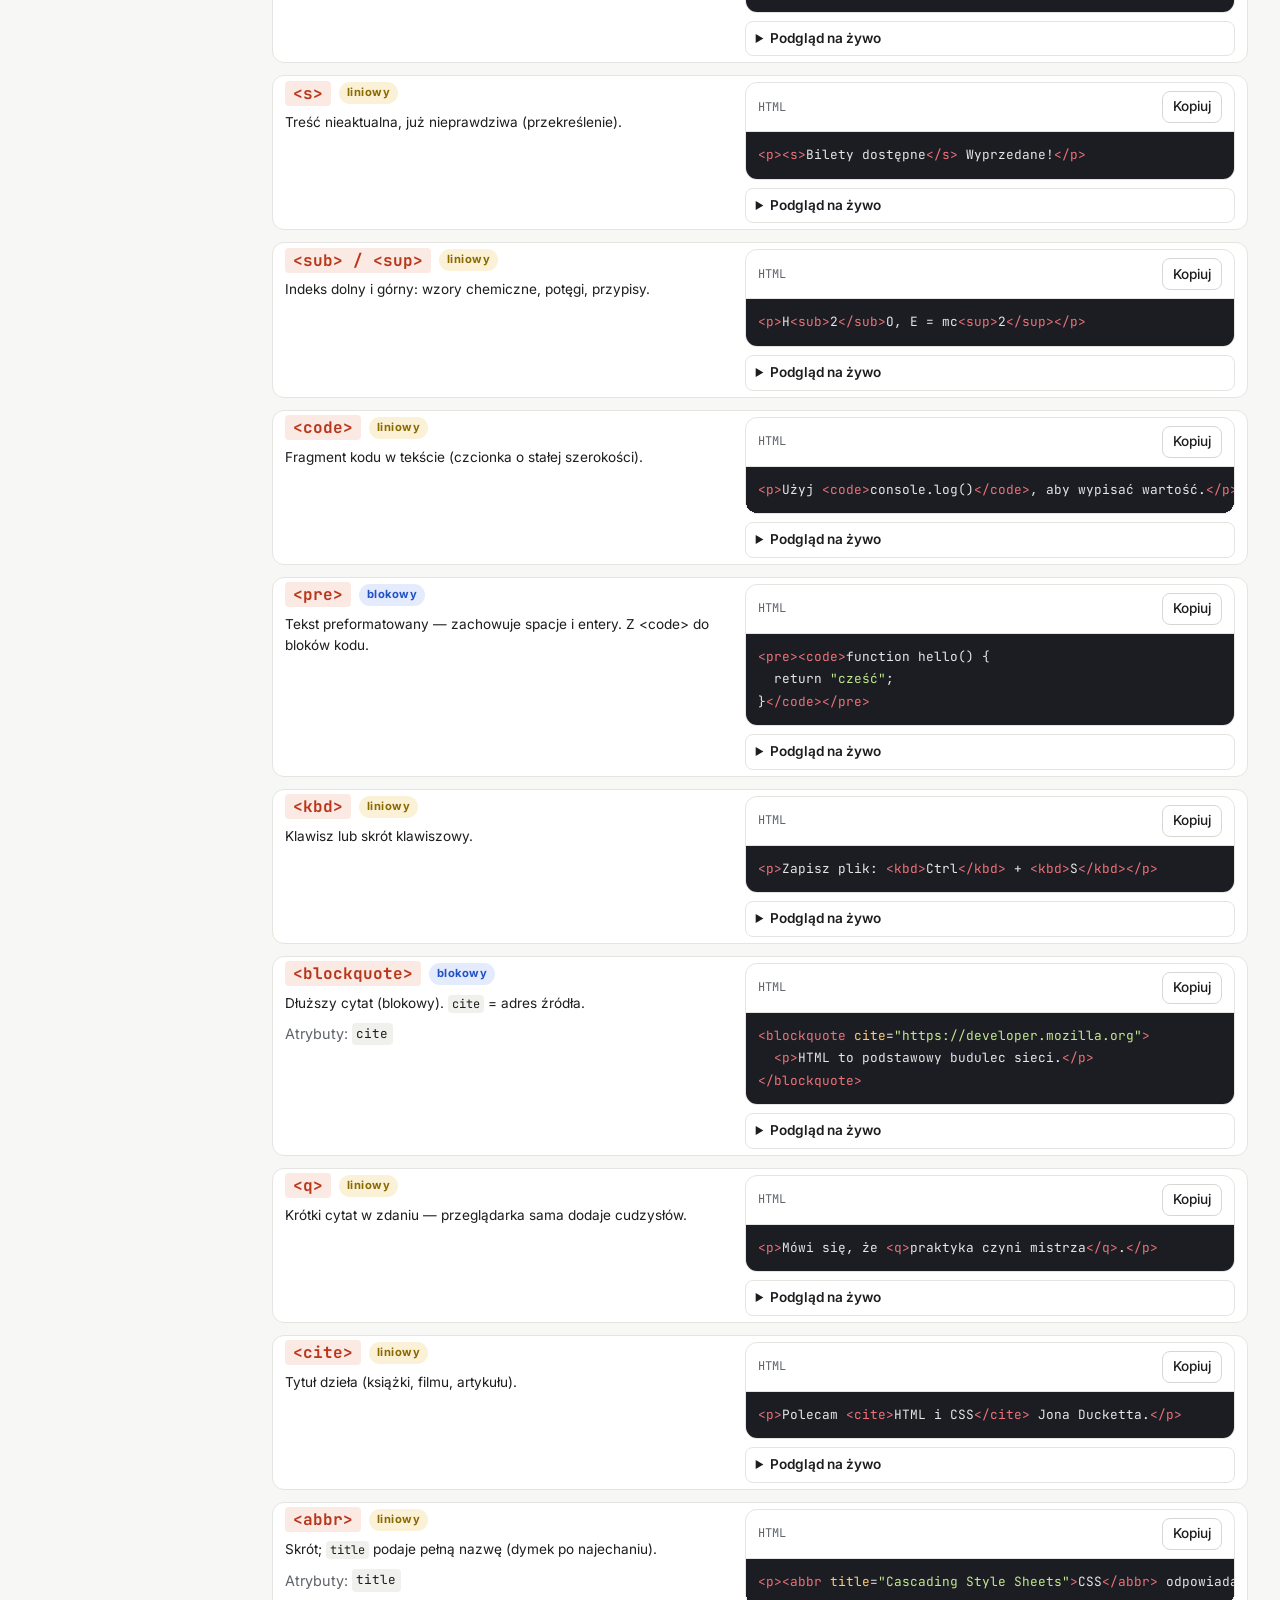
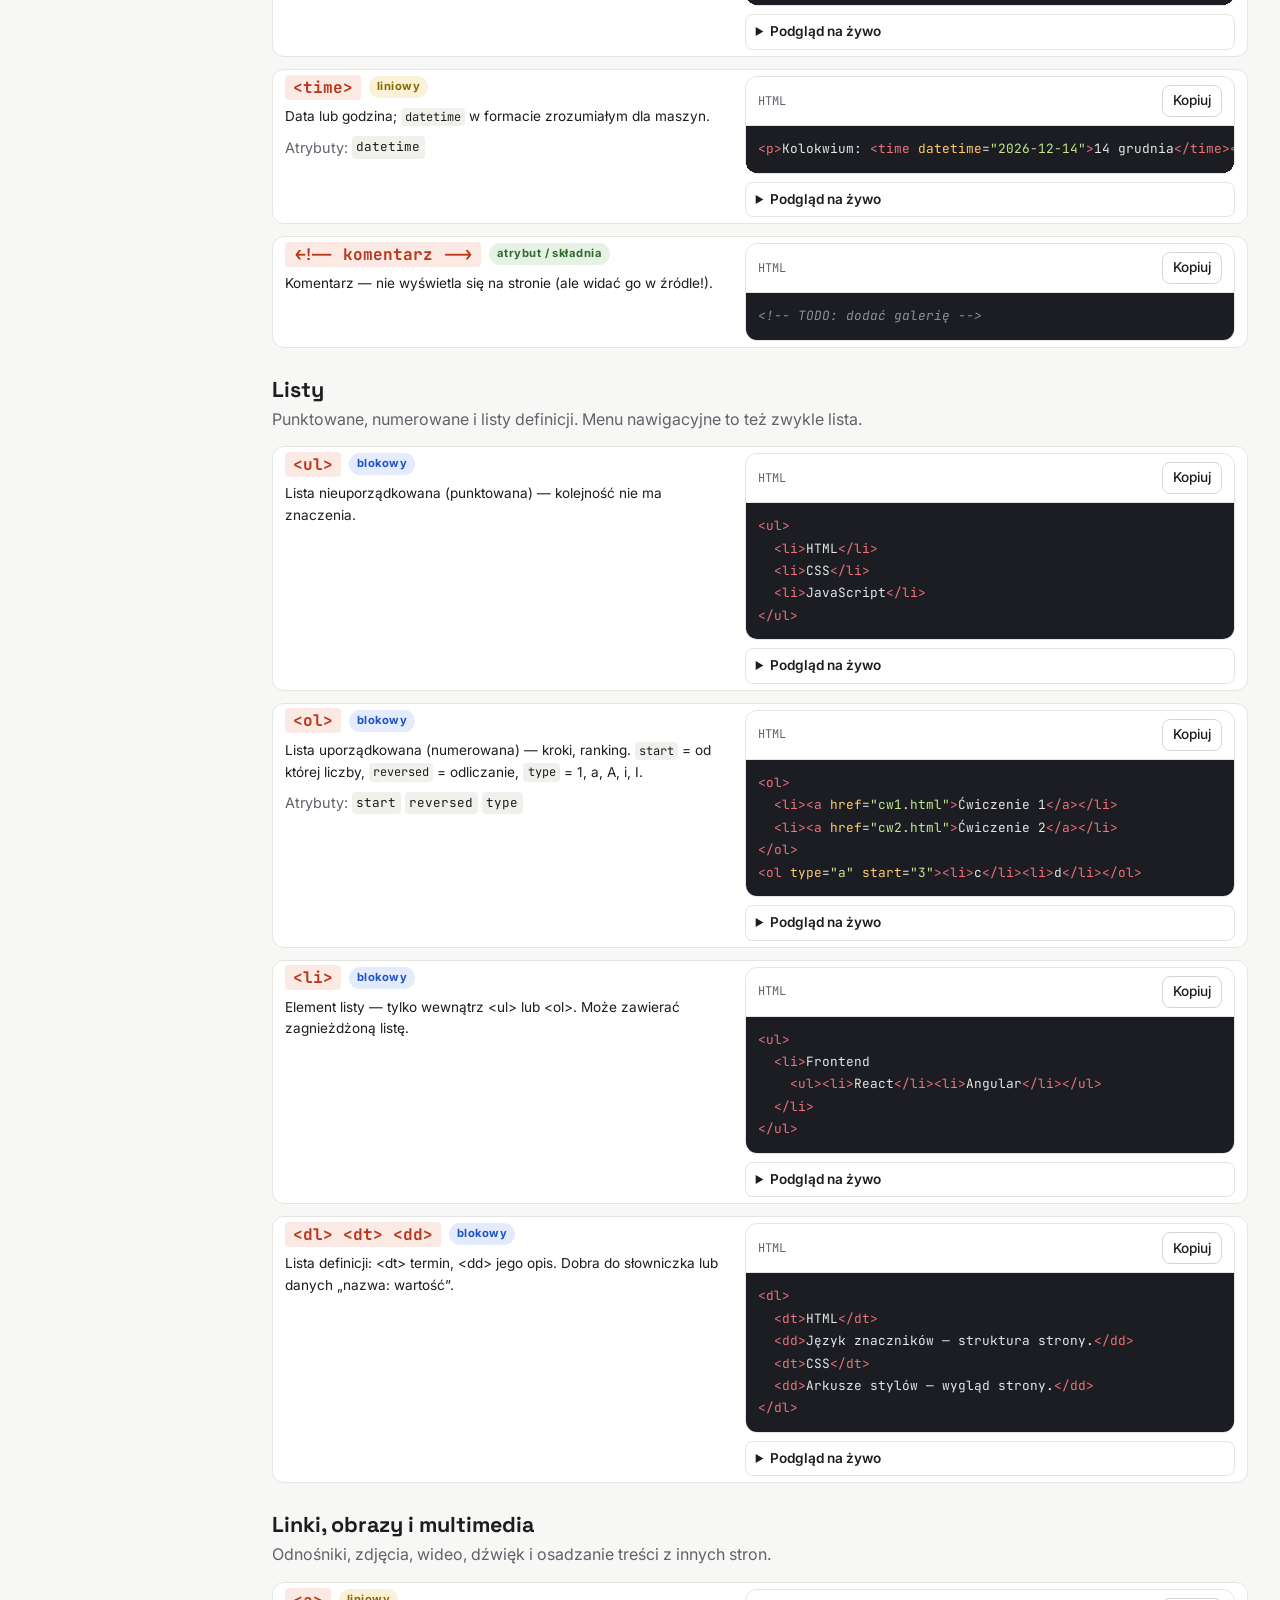
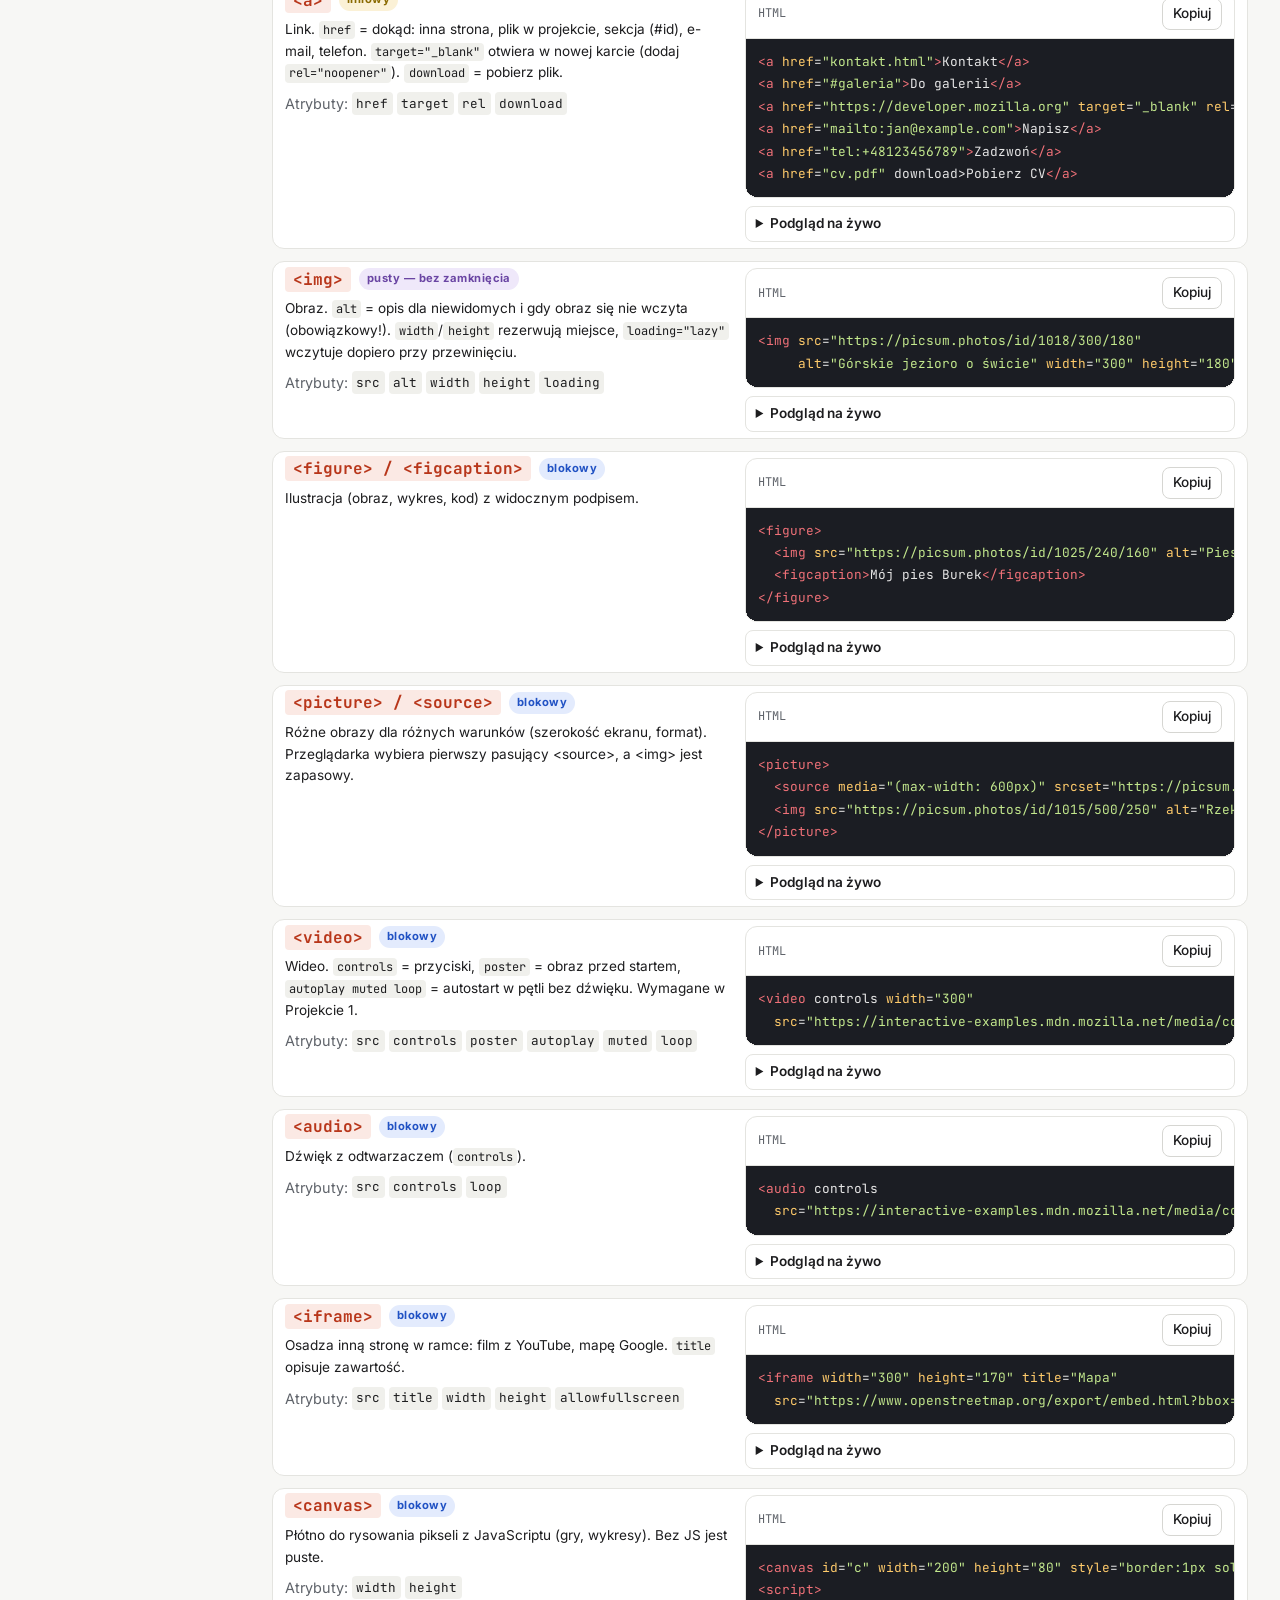
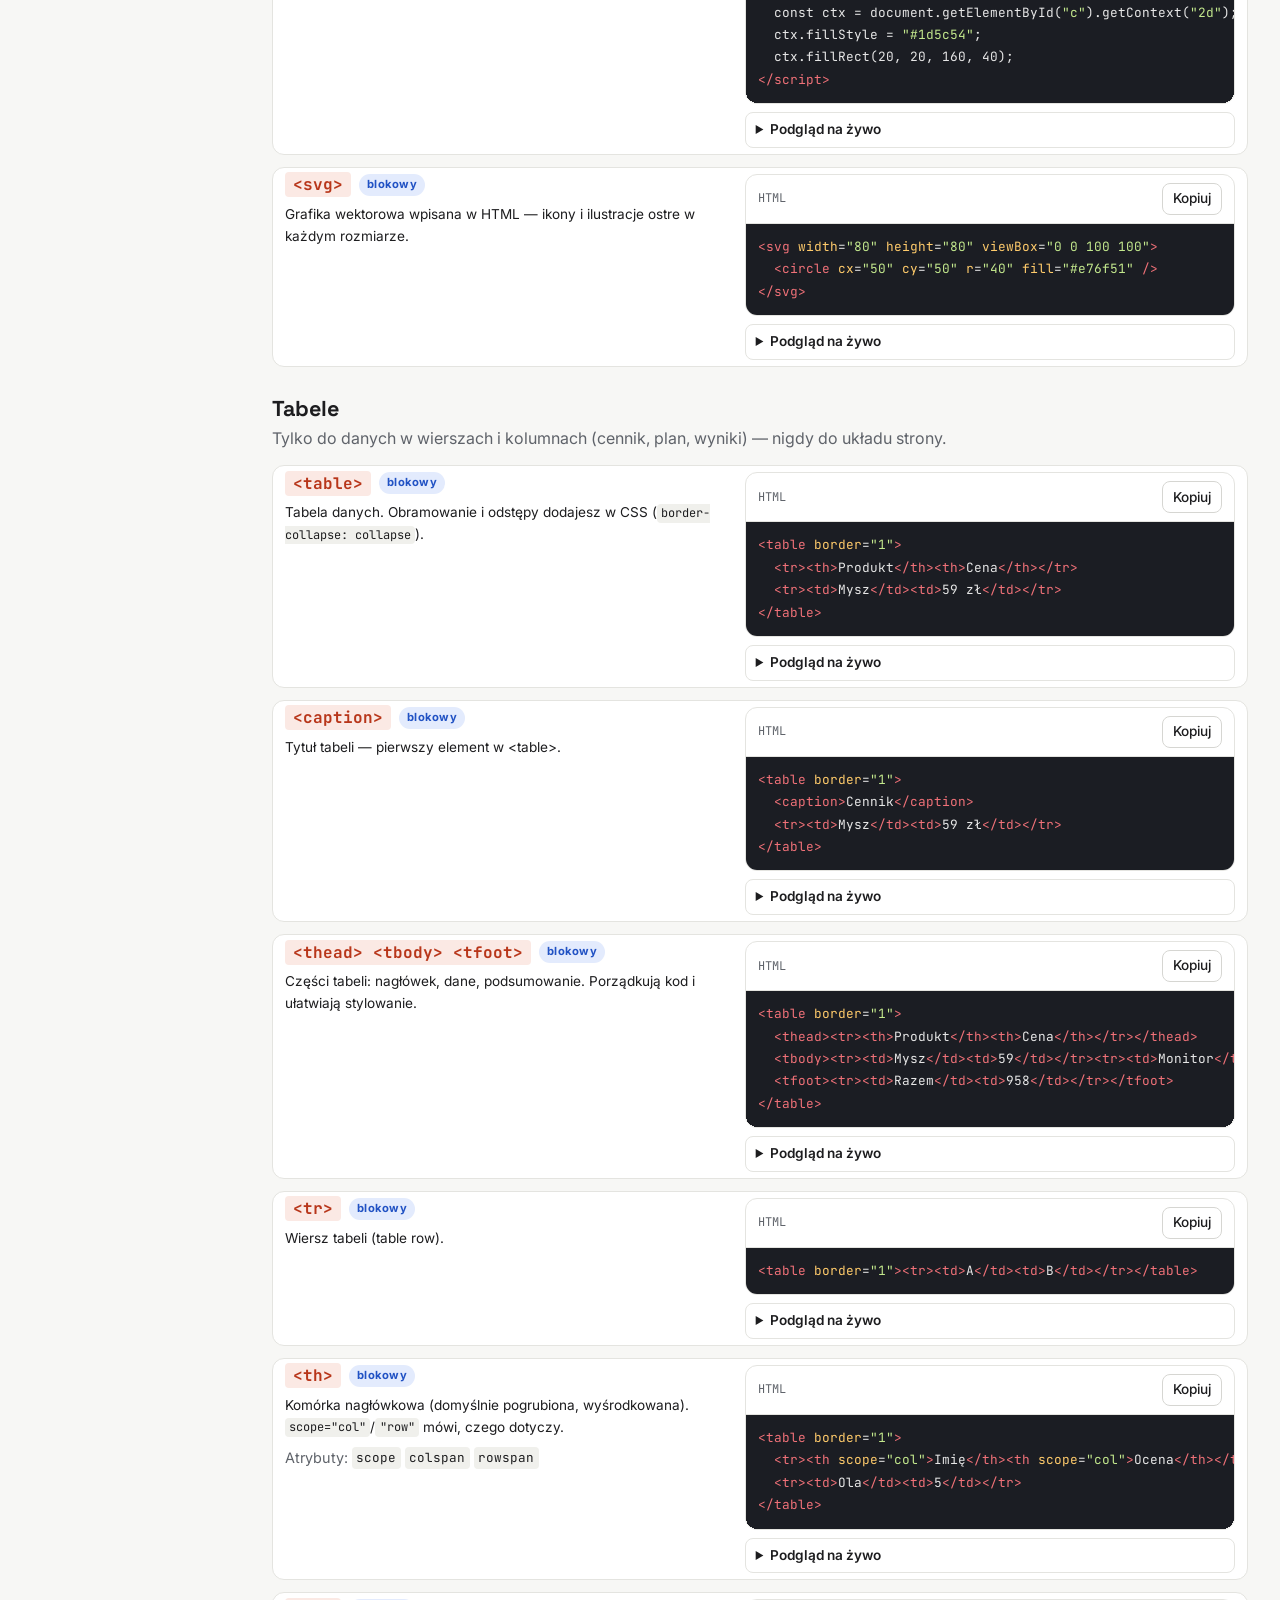
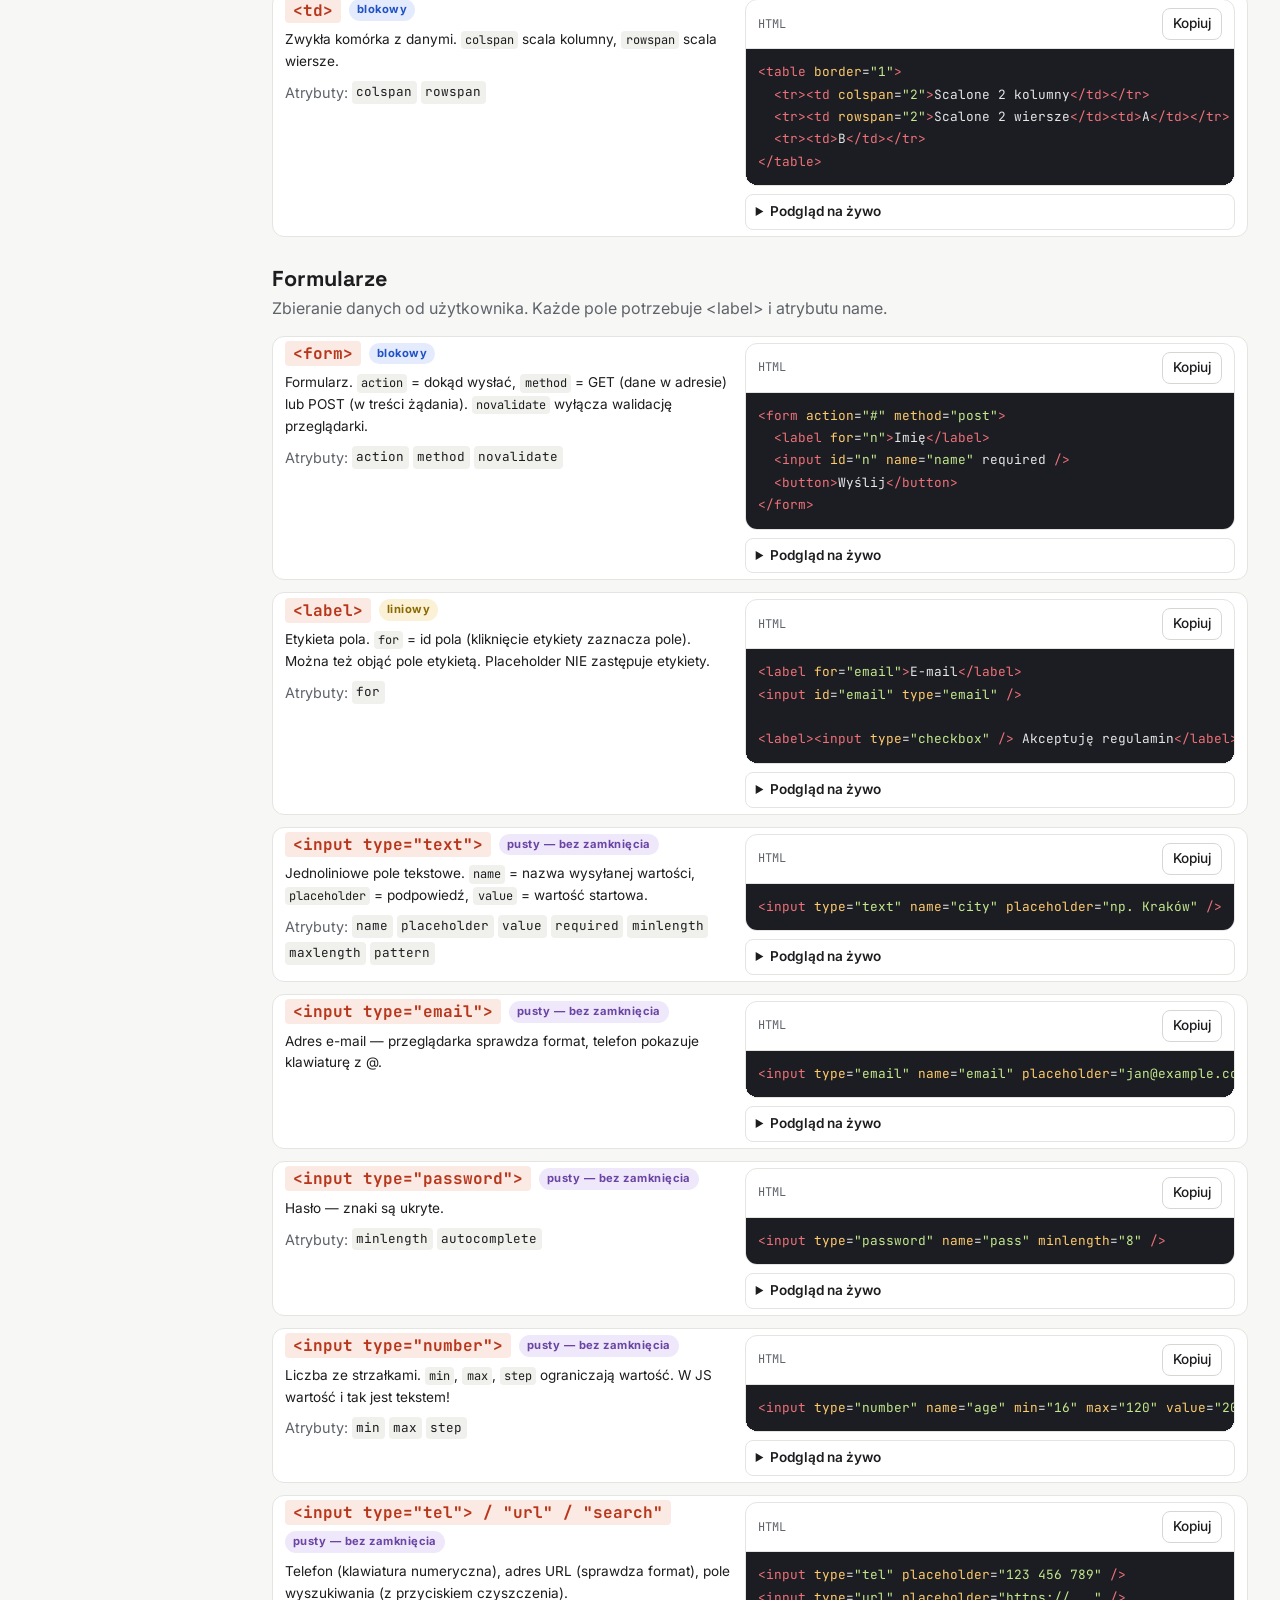
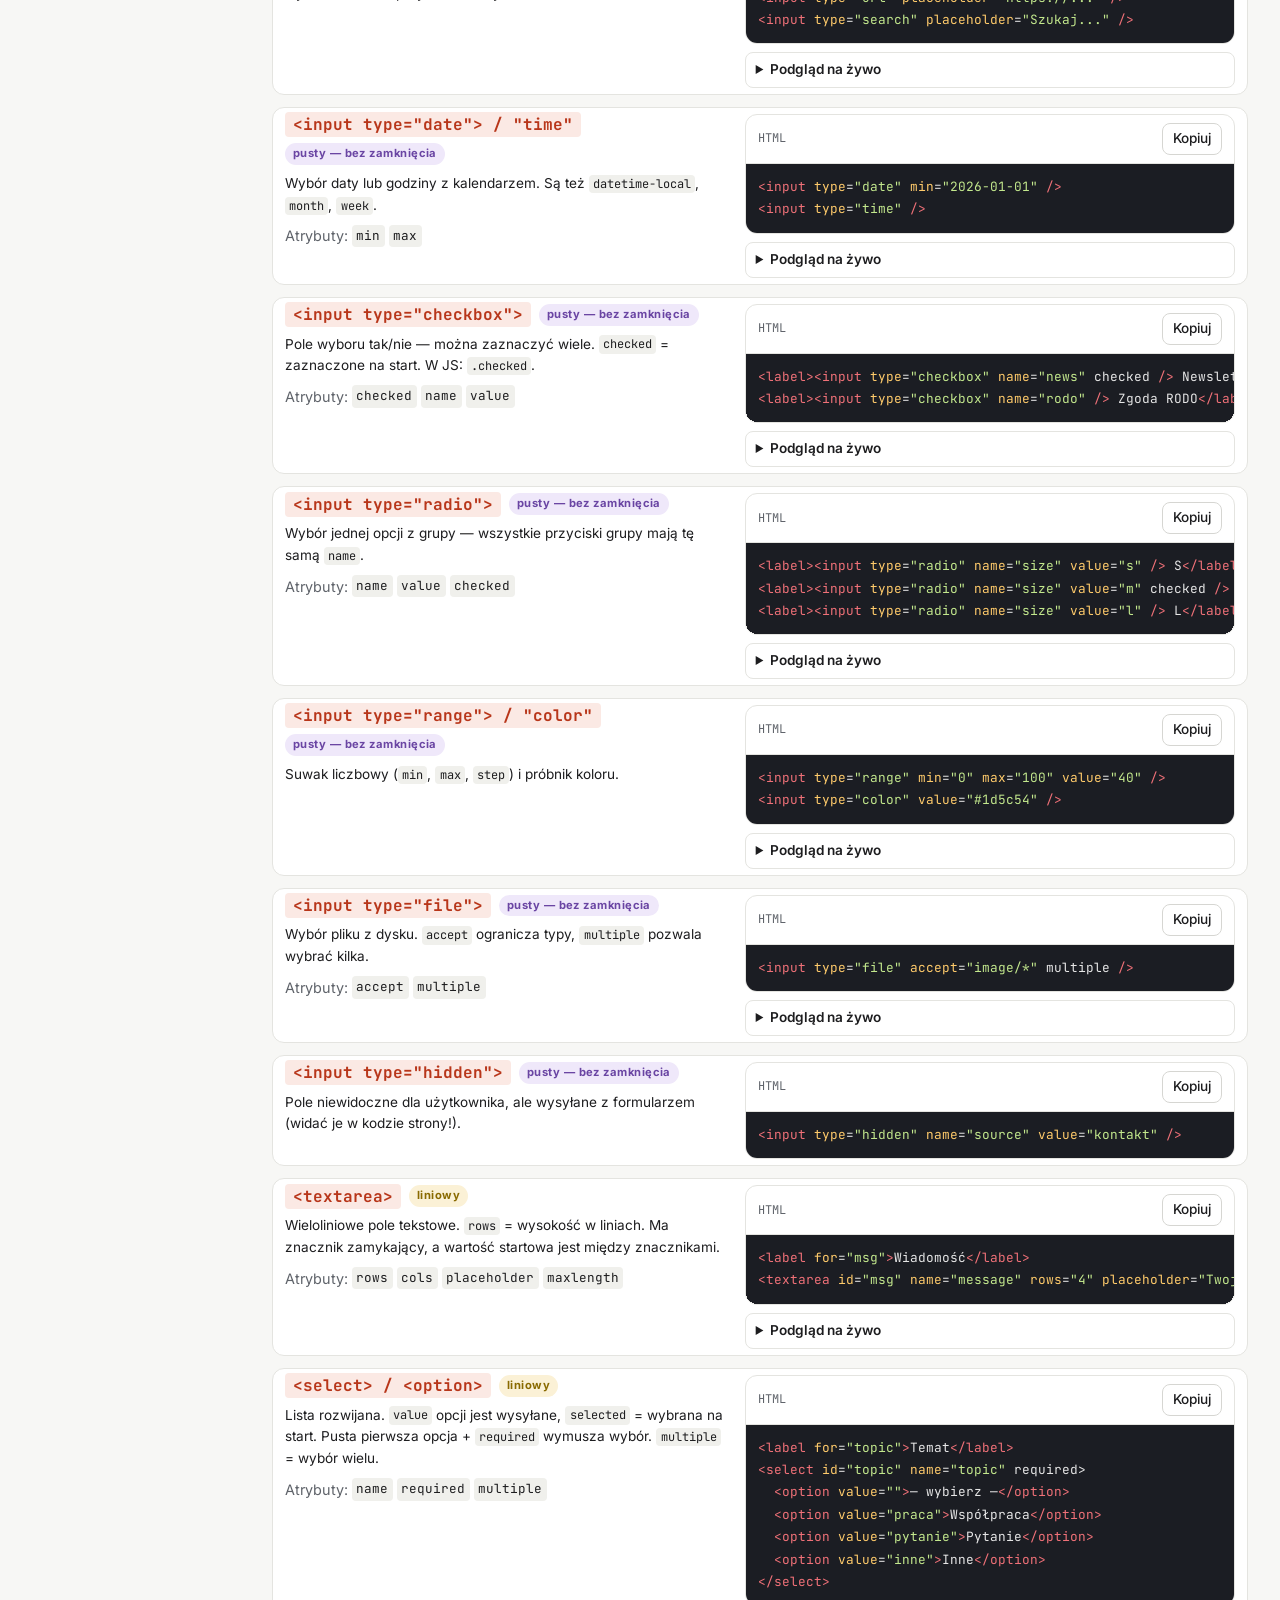
<file: sciaga.html>
<!DOCTYPE html>
<html lang="pl">
  <head>
    <meta charset="UTF-8" />
    <meta name="viewport" content="width=device-width, initial-scale=1" />
    <title>Ściąga HTML — WDAI nauka</title>
    <meta name="description" content="Wszystkie ważne znaczniki HTML w jednym miejscu: co robią, atrybuty, przykład i podgląd." />
    <link rel="preconnect" href="https://fonts.googleapis.com" />
    <link rel="preconnect" href="https://fonts.gstatic.com" crossorigin />
    <link href="https://fonts.googleapis.com/css2?family=Inter:wght@400;500;600;700&family=JetBrains+Mono:wght@400;600&family=Space+Grotesk:wght@500;700&display=swap" rel="stylesheet" />
    <link rel="stylesheet" href="css/style.css" />
    <script src="js/core.js" defer></script>
    <script src="js/data/m1.js" defer></script>
    <script src="js/data/m2.js" defer></script>
    <script src="js/data/m3.js" defer></script>
    <script src="js/data/m4.js" defer></script>
    <script src="js/data/m5.js" defer></script>
    <script src="js/data/m6.js" defer></script>
    <script src="js/data/m7.js" defer></script>
    <script src="js/data/m8.js" defer></script>
    <script src="js/data/l3.js" defer></script>
    <script src="js/data/p1.js" defer></script>
    <script src="js/data/ref-html.js" defer></script>
    <script src="js/pages/sciaga.js" defer></script>
  </head>
  <body data-page="sciaga-html" data-ref="html">
    <div class="page">
      <header class="site-header" id="site-header"></header>
      <nav class="site-nav" id="site-nav" aria-label="Główna nawigacja"></nav>
      <main class="site-main" id="main">
        <div class="container" style="max-width:1100px">
          <nav class="switch" aria-label="Wybór ściągi">
            <a href="sciaga.html" aria-current="page">HTML</a>
            <a href="sciaga-css.html">CSS</a>
            <a href="sciaga-js.html">JS</a>
          </nav>
          <div class="row" data-tech="html">
            <span class="tag">HTML</span>
            <h1>Ściąga HTML</h1>
          </div>
          <p class="muted">Wszystkie ważne znaczniki w jednym miejscu: co robią, najważniejsze atrybuty, przykład i podgląd na żywo.
            Szczegóły i ćwiczenia znajdziesz w module <a href="modul.html?id=m2">M2 HTML5</a>.</p>

          <div class="ref-toolbar card">
            <div class="row">
              <label for="ref-q" class="sr-only">Szukaj znacznika</label>
              <input id="ref-q" type="search" placeholder="Szukaj: img, formularz, tabela, alt…" style="flex:1;min-width:200px" />
              <span class="muted" id="ref-count" aria-live="polite"></span>
            </div>
            <div class="row" role="group" aria-label="Rodzaj elementu" id="ref-kinds"></div>
            <nav class="row ref-cats" aria-label="Kategorie" id="ref-cats"></nav>
          </div>

          <div id="ref-list" style="display:flex;flex-direction:column;gap:28px"></div>
        </div>
      </main>
      <footer class="site-footer">WDAI — nauka · 2026/27 · Opisy na podstawie MDN</footer>
    </div>
  </body>
</html>
</file>
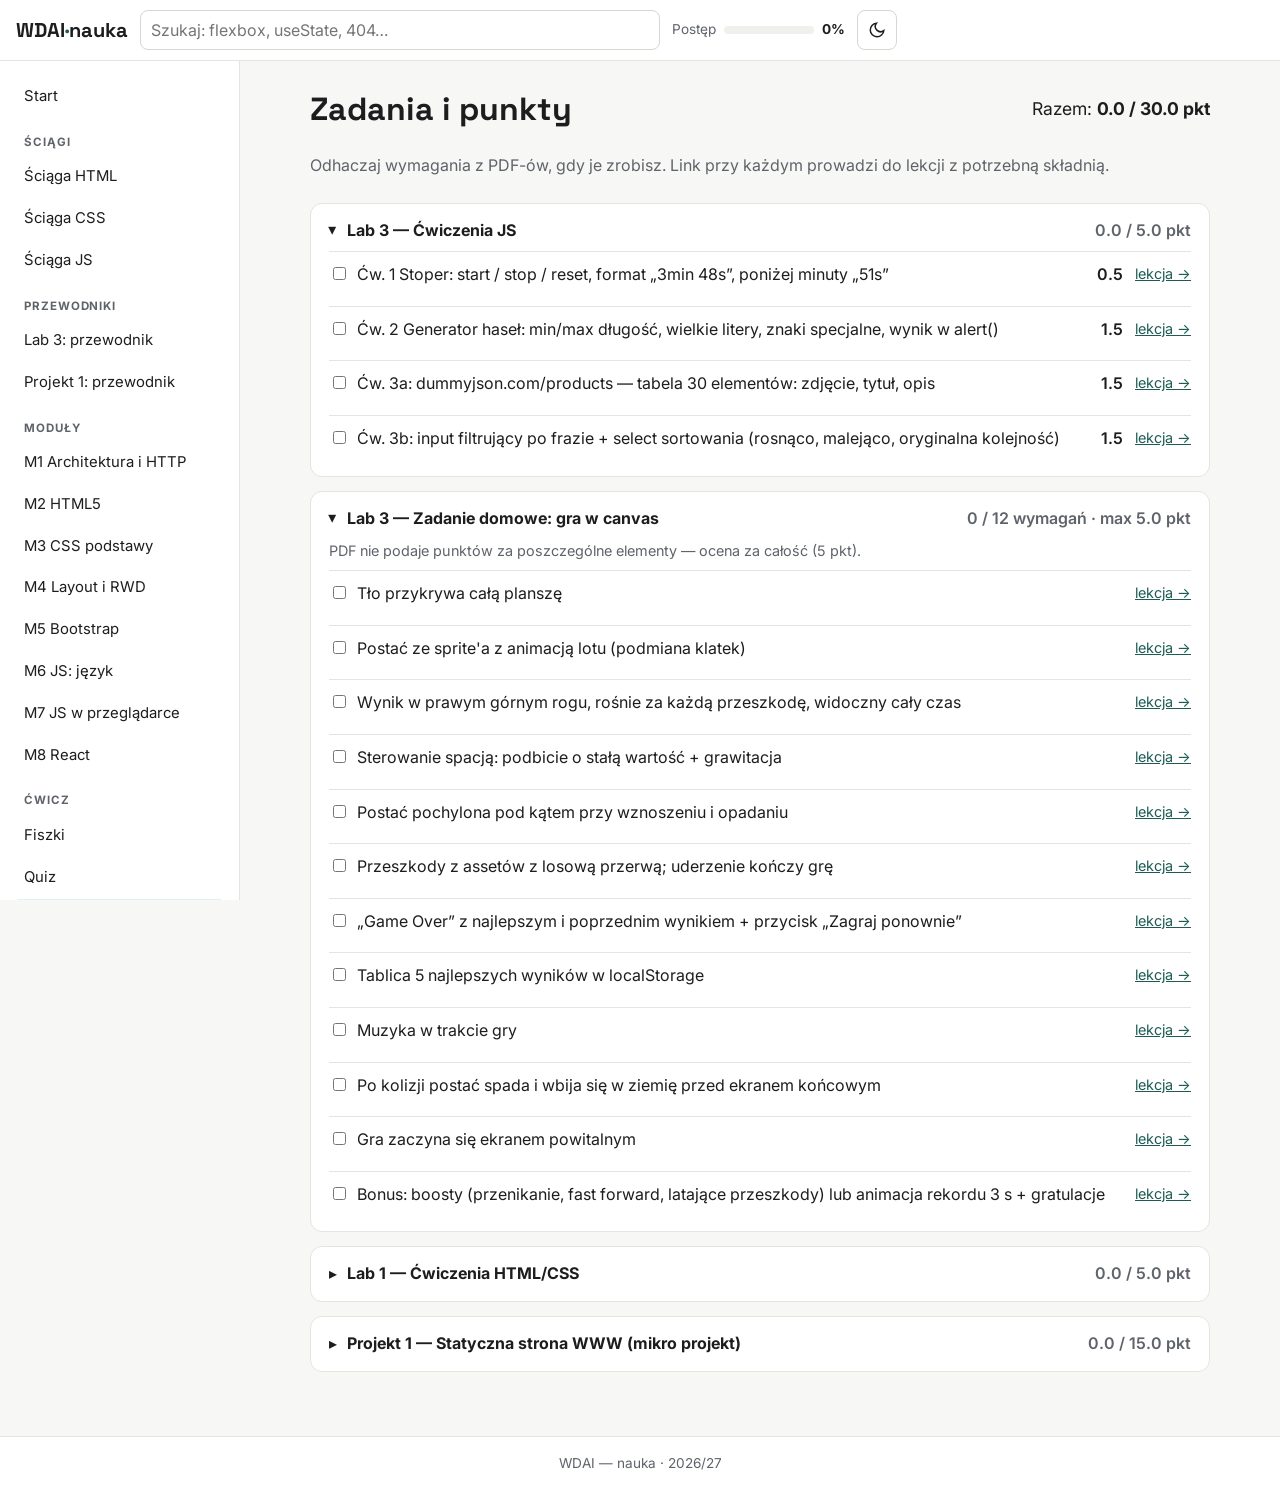
<file: zadania.html>
<!DOCTYPE html>
<html lang="pl">
  <head>
    <meta charset="UTF-8" />
    <meta name="viewport" content="width=device-width, initial-scale=1" />
    <title>Zadania i punkty — WDAI nauka</title>
    <link rel="preconnect" href="https://fonts.googleapis.com" />
    <link rel="preconnect" href="https://fonts.gstatic.com" crossorigin />
    <link href="https://fonts.googleapis.com/css2?family=Inter:wght@400;500;600;700&family=JetBrains+Mono:wght@400;600&family=Space+Grotesk:wght@500;700&display=swap" rel="stylesheet" />
    <link rel="stylesheet" href="css/style.css" />
    <script src="js/core.js" defer></script>
    <script src="js/data/m1.js" defer></script>
    <script src="js/data/m2.js" defer></script>
    <script src="js/data/m3.js" defer></script>
    <script src="js/data/m4.js" defer></script>
    <script src="js/data/m5.js" defer></script>
    <script src="js/data/m6.js" defer></script>
    <script src="js/data/m7.js" defer></script>
    <script src="js/data/m8.js" defer></script>
    <script src="js/data/l3.js" defer></script>
    <script src="js/data/p1.js" defer></script>
    <script src="js/data/tasks.js" defer></script>
    <script src="js/pages/zadania.js" defer></script>
  </head>
  <body data-page="zadania">
    <div class="page">
      <header class="site-header" id="site-header"></header>
      <nav class="site-nav" id="site-nav" aria-label="Główna nawigacja"></nav>
      <main class="site-main" id="main">
        <div class="container" style="max-width:900px">
          <div class="row">
            <h1>Zadania i punkty</h1>
            <span class="spacer" style="font-size:1.1rem">Razem: <strong id="total"></strong></span>
          </div>
          <p class="muted">Odhaczaj wymagania z PDF-ów, gdy je zrobisz. Link przy każdym prowadzi do lekcji z potrzebną składnią.</p>
          <div id="tasks" style="display:flex;flex-direction:column;gap:14px"></div>
        </div>
      </main>
      <footer class="site-footer">WDAI — nauka · 2026/27</footer>
    </div>
  </body>
</html>
</file>
<file: css/style.css>
/* =========================================================
   WDAI — nauka · wspólny arkusz stylów
   Mobile-first: style bazowe = telefon, @media rozszerza.
   ========================================================= */

/* ---------- 1. Zmienne (design tokens) ---------- */
:root {
  --bg: #f7f7f5;
  --surface: #ffffff;
  --surface-2: #f0f0ec;
  --border: #e4e4e0;
  --border-strong: #d6d6d2;
  --text: #1d1d1f;
  --muted: #5f636a;
  --accent: #1d5c54;
  --accent-text: #1d5c54;
  --accent-soft: #e3f1ef;
  --badge: #c2410c;
  --ok: #1a6e3e;
  --ok-soft: #eef8f2;
  --bad: #a8321f;
  --bad-soft: #fdf1ef;
  --tip: #eef7f6;

  --t-html: #b8361a;  --t-html-soft: #fbe9e4;
  --t-css: #2152c4;   --t-css-soft: #e3ebfd;
  --t-js: #8a6a00;    --t-js-soft: #fbf1d6;
  --t-react: #08698a; --t-react-soft: #e0f2f8;
  --t-server: #2f6b2d; --t-server-soft: #e6f3e4;
  --t-bs: #6a45a3;    --t-bs-soft: #efe8fa;
  --t-gen: #4a4d52;   --t-gen-soft: #ececea;

  /* kolory kodu (ciemny edytor w obu motywach) */
  --code-bg: #1b1d23;
  --code-text: #e6e6e6;
  --c-comment: #8b919c;
  --c-keyword: #c792ea;
  --c-string: #c3e88d;
  --c-number: #f78c6c;
  --c-tag: #f07178;
  --c-attr: #ffcb6b;
  --c-prop: #82aaff;
  --c-func: #82aaff;
  --c-punct: #89ddff;
  --c-selector: #ffcb6b;

  --radius: 12px;
  --radius-sm: 8px;
  --font: "Inter", system-ui, -apple-system, "Segoe UI", Roboto, sans-serif;
  --font-head: "Space Grotesk", "Inter", system-ui, sans-serif;
  --font-mono: "JetBrains Mono", ui-monospace, "Cascadia Code", Consolas, monospace;
  --shadow: 0 10px 30px rgba(0, 0, 0, 0.08);
}

[data-theme="dark"] {
  --bg: #15171c;
  --surface: #1e2128;
  --surface-2: #262a32;
  --border: #2e323b;
  --border-strong: #3a3f49;
  --text: #e8e8ea;
  --muted: #a3a8b1;
  --accent: #3fae9f;
  --accent-text: #6fd3c4;
  --accent-soft: #1d3330;
  --ok: #5bd18b;
  --ok-soft: #173326;
  --bad: #ff8a7d;
  --bad-soft: #3a1f1c;
  --tip: #1d2b2a;
  --t-html: #ff8f73;  --t-html-soft: #3a231d;
  --t-css: #8fb0ff;   --t-css-soft: #1e2840;
  --t-js: #f0c94a;    --t-js-soft: #352d14;
  --t-react: #61dafb; --t-react-soft: #16303a;
  --t-server: #8fd483; --t-server-soft: #1d3220;
  --t-bs: #b99cf0;    --t-bs-soft: #2b2340;
  --t-gen: #c4c7cc;   --t-gen-soft: #2b2e35;
  --code-bg: #111318;
  --shadow: 0 10px 30px rgba(0, 0, 0, 0.4);
}

/* ---------- 2. Reset i podstawy ---------- */
*, *::before, *::after { box-sizing: border-box; }

html { scroll-behavior: smooth; }
@media (prefers-reduced-motion: reduce) {
  html { scroll-behavior: auto; }
  *, *::before, *::after { transition: none !important; animation: none !important; }
}

body {
  margin: 0;
  background: var(--bg);
  color: var(--text);
  font-family: var(--font);
  font-size: 16px;
  line-height: 1.6;
}

h1, h2, h3, h4 { font-family: var(--font-head); line-height: 1.25; margin: 0; }
h1 { font-size: clamp(1.6rem, 3vw, 2rem); }
h2 { font-size: 1.35rem; }
h3 { font-size: 1.1rem; }
p { margin: 0; }
a { color: var(--accent-text); }
a:hover { text-decoration-thickness: 2px; }
img { max-width: 100%; height: auto; }
button, input, select, textarea { font: inherit; color: inherit; }
code { font-family: var(--font-mono); font-size: 0.88em; background: var(--surface-2); padding: 0.1em 0.35em; border-radius: 4px; }

.sr-only {
  position: absolute; width: 1px; height: 1px; overflow: hidden;
  clip: rect(0 0 0 0); white-space: nowrap;
}

:focus-visible { outline: 3px solid var(--accent); outline-offset: 2px; }

/* ---------- 3. Układ strony (Grid + mobile-first) ---------- */
.page {
  display: grid;
  grid-template-areas: "header" "main" "footer";
  grid-template-columns: minmax(0, 1fr);
  min-height: 100dvh;
}
.site-header { grid-area: header; }
.site-nav { grid-area: nav; }
.site-main { grid-area: main; }
.site-footer { grid-area: footer; }

@media (min-width: 1024px) {
  .page {
    grid-template-columns: 240px minmax(0, 1fr);
    grid-template-rows: auto 1fr auto;
    grid-template-areas:
      "header header"
      "nav    main"
      "footer footer";
  }
}

/* ---------- 4. Nagłówek ---------- */
.site-header {
  position: sticky; top: 0; z-index: 20;
  display: flex; align-items: center; gap: 12px;
  padding: 10px 16px;
  background: var(--surface);
  border-bottom: 1px solid var(--border);
}
.logo { font-family: var(--font-head); font-weight: 700; font-size: 1.25rem; color: var(--text); text-decoration: none; white-space: nowrap; }
.logo span { color: var(--accent-text); }

.search { position: relative; flex: 1; max-width: 520px; }
.search input {
  width: 100%; height: 40px; padding: 0 14px;
  border: 1px solid var(--border-strong); border-radius: var(--radius-sm);
  background: var(--bg);
}
.search-results {
  position: absolute; left: 0; right: 0; top: 46px;
  background: var(--surface); border: 1px solid var(--border); border-radius: var(--radius-sm);
  box-shadow: var(--shadow); list-style: none; margin: 0; padding: 6px; max-height: 60vh; overflow: auto;
}
.search-results a { display: block; padding: 8px 10px; border-radius: 6px; text-decoration: none; color: var(--text); }
.search-results a:hover, .search-results a:focus { background: var(--accent-soft); }
.search-results small { color: var(--muted); display: block; }

.icon-btn {
  width: 40px; height: 40px; flex: none;
  display: inline-flex; align-items: center; justify-content: center;
  border: 1px solid var(--border-strong); border-radius: var(--radius-sm);
  background: var(--surface); cursor: pointer;
}
.header-progress { display: none; align-items: center; gap: 8px; font-size: 0.85rem; color: var(--muted); }
.header-progress strong { color: var(--text); }
.menu-btn { display: inline-flex; }

@media (min-width: 768px) { .header-progress { display: flex; } }
@media (min-width: 1024px) { .menu-btn { display: none; } }

/* ---------- 5. Nawigacja ---------- */
.site-nav {
  display: none;
  background: var(--surface);
  border-right: 1px solid var(--border);
  padding: 16px 12px 24px;
}
.site-nav.open {
  display: block;
  position: fixed; inset: 61px 0 0 0; z-index: 15; overflow: auto;
}
@media (min-width: 1024px) {
  .site-nav { display: block; position: sticky; top: 61px; height: calc(100dvh - 61px); overflow: auto; }
}
.site-nav ul { list-style: none; margin: 0; padding: 0; display: flex; flex-direction: column; gap: 2px; }
.site-nav a {
  display: flex; justify-content: space-between; align-items: center; gap: 8px;
  padding: 8px 12px; border-radius: var(--radius-sm);
  color: var(--text); text-decoration: none; font-size: 0.93rem;
}
.site-nav a:hover { background: var(--surface-2); }
.site-nav a[aria-current="page"] { background: var(--accent-soft); color: var(--accent-text); font-weight: 600; }
.nav-label { padding: 14px 12px 4px; font-size: 0.72rem; font-weight: 700; letter-spacing: 0.08em; color: var(--muted); }
.done-mark { color: var(--ok); font-size: 0.85rem; }

/* ---------- 6. Treść ---------- */
.site-main { padding: 20px 16px 48px; min-width: 0; }
@media (min-width: 768px) { .site-main { padding: 28px 32px 64px; } }
.container { max-width: 960px; margin: 0 auto; display: flex; flex-direction: column; gap: 24px; }

.site-footer {
  padding: 16px; text-align: center; font-size: 0.85rem; color: var(--muted);
  border-top: 1px solid var(--border); background: var(--surface);
}

/* ---------- 7. Komponenty ---------- */
.card {
  background: var(--surface); border: 1px solid var(--border); border-radius: var(--radius);
  padding: 18px;
}
.grid-cards { display: grid; gap: 14px; grid-template-columns: repeat(auto-fill, minmax(220px, 1fr)); }

.module-card {
  display: flex; flex-direction: column; gap: 8px;
  text-decoration: none; color: var(--text);
  border-top: 4px solid var(--tc, var(--muted));
  transition: transform 0.15s ease, box-shadow 0.15s ease;
}
.module-card:hover { transform: translateY(-2px); box-shadow: var(--shadow); }
.module-card small { color: var(--tc); font-weight: 700; font-size: 0.75rem; letter-spacing: 0.04em; }

.tag {
  display: inline-block; align-self: flex-start; padding: 3px 10px; border-radius: 999px;
  font-size: 0.72rem; font-weight: 700; letter-spacing: 0.06em;
  background: var(--tcs, var(--surface-2)); color: var(--tc, var(--muted));
}
[data-tech="html"]   { --tc: var(--t-html);   --tcs: var(--t-html-soft); }
[data-tech="css"]    { --tc: var(--t-css);    --tcs: var(--t-css-soft); }
[data-tech="js"]     { --tc: var(--t-js);     --tcs: var(--t-js-soft); }
[data-tech="react"]  { --tc: var(--t-react);  --tcs: var(--t-react-soft); }
[data-tech="server"] { --tc: var(--t-server); --tcs: var(--t-server-soft); }
[data-tech="bs"]     { --tc: var(--t-bs);     --tcs: var(--t-bs-soft); }
[data-tech="gen"]    { --tc: var(--t-gen);    --tcs: var(--t-gen-soft); }

.bar { height: 8px; background: var(--surface-2); border-radius: 4px; overflow: hidden; }
.bar > span { display: block; height: 100%; background: var(--accent); border-radius: 4px; transition: width 0.3s ease; }

.btn {
  display: inline-flex; align-items: center; justify-content: center; gap: 6px;
  min-height: 40px; padding: 0 16px;
  border: 1px solid var(--border-strong); border-radius: var(--radius-sm);
  background: var(--surface); color: var(--text);
  text-decoration: none; cursor: pointer; font-weight: 500;
}
.btn:hover { background: var(--surface-2); }
.btn-primary { background: var(--accent); border-color: var(--accent); color: #fff; }
.btn-primary:hover { background: var(--accent); filter: brightness(1.1); }
[data-theme="dark"] .btn-primary { color: #0e1714; }
.btn-ok { background: var(--ok-soft); border-color: var(--ok); color: var(--ok); font-weight: 600; }
.btn-bad { background: var(--bad-soft); border-color: var(--bad); color: var(--bad); font-weight: 600; }
.btn-sm { min-height: 32px; padding: 0 10px; font-size: 0.85rem; }
.row { display: flex; flex-wrap: wrap; gap: 10px; align-items: center; }
.spacer { margin-left: auto; }
.muted { color: var(--muted); }

.hero {
  background: var(--accent); color: #fff; border-radius: 16px; padding: 24px;
  display: flex; flex-direction: column; gap: 14px;
}
[data-theme="dark"] .hero { background: #1d4d47; }
.hero .bar { background: rgba(255,255,255,0.25); max-width: 360px; }
.hero .bar > span { background: #fff; }
.hero .btn { align-self: flex-start; background: #fff; color: #1d5c54; border-color: #fff; font-weight: 600; }

.tip { background: var(--tip); border-radius: 10px; padding: 14px 16px; }
.tip strong { color: var(--accent-text); }
.warn { background: var(--bad-soft); border-radius: 10px; padding: 14px 16px; }

select, input[type="text"], input[type="search"], input[type="number"], input[type="date"], textarea {
  min-height: 40px; padding: 6px 10px;
  border: 1px solid var(--border-strong); border-radius: var(--radius-sm);
  background: var(--surface);
}

/* ---------- 8. Lekcja ---------- */
.lesson-layout { display: grid; gap: 24px; grid-template-columns: minmax(0, 1fr); }
@media (min-width: 1280px) {
  .lesson-layout { grid-template-columns: minmax(0, 1fr) 220px; }
  .toc { position: sticky; top: 80px; align-self: start; }
}
.toc { font-size: 0.9rem; display: flex; flex-direction: column; gap: 6px; }
.toc a { text-decoration: none; }
.toc ol { margin: 0; padding-left: 20px; display: flex; flex-direction: column; gap: 4px; }
.toc details > ol { margin-top: 8px; }
.toc summary {
  list-style: none; display: flex; align-items: center; justify-content: space-between; gap: 8px;
  font-weight: 700; padding: 4px 0;
}
.toc summary::-webkit-details-marker { display: none; }
.toc summary::after { content: "▾"; color: var(--muted); transition: transform 0.2s ease; }
.toc details:not([open]) summary::after { transform: rotate(-90deg); }

/* zwinięty spis: kolumna kurczy się do przycisku, treść lekcji dostaje miejsce */
@media (min-width: 1280px) {
  .lesson-layout:has(#toc-details:not([open])) { grid-template-columns: minmax(0, 1fr) auto; }
}
.toc details:not([open]) summary {
  padding: 6px 12px; border: 1px solid var(--border-strong); border-radius: var(--radius-sm);
  background: var(--surface); font-size: 0.85rem; white-space: nowrap; cursor: pointer;
}
/* gdy spis jest zwinięty, kontener lekcji może być szerszy */
.container:has(#toc-details:not([open])) { max-width: 1180px; }

.topic-list { list-style: none; margin: 0; padding: 0; display: grid; gap: 4px 20px; grid-template-columns: repeat(auto-fill, minmax(260px, 1fr)); }
.topic-list label { display: flex; gap: 8px; align-items: flex-start; cursor: pointer; }
.topic-list input { margin-top: 5px; accent-color: var(--accent); }
.topic-list a { color: var(--text); }

.topic { scroll-margin-top: 80px; display: flex; flex-direction: column; gap: 16px; padding-top: 8px; }
.topic + .topic { border-top: 1px solid var(--border); padding-top: 32px; }
.section-label { font-size: 0.72rem; font-weight: 700; letter-spacing: 0.1em; color: var(--muted); }
.theory p + p { margin-top: 10px; }
.theory ul { margin: 8px 0 0; padding-left: 20px; }
.theory li + li { margin-top: 4px; }

/* blok składni: kod + legenda */
.syntax { border: 1px solid var(--border); border-radius: var(--radius); overflow: hidden; background: var(--surface); }
.syntax-head { display: flex; align-items: center; gap: 10px; padding: 8px 12px; border-bottom: 1px solid var(--border); font-size: 0.9rem; }
.syntax-head .lang { font-family: var(--font-mono); font-size: 0.75rem; color: var(--muted); text-transform: uppercase; }
.syntax-body { display: grid; grid-template-columns: minmax(0, 1fr); }
@media (min-width: 1500px) { .syntax-body.has-legend { grid-template-columns: minmax(0, 1.6fr) minmax(0, 1fr); } }
.syntax-body.has-legend .legend { border-top: 1px solid var(--border); }
@media (min-width: 1500px) { .syntax-body.has-legend .legend { border-top: 0; } }
.legend { margin: 0; padding: 12px; display: flex; flex-direction: column; gap: 4px; font-size: 0.9rem; line-height: 1.45; }
.legend div { display: flex; gap: 10px; padding: 6px 8px; border-radius: 8px; }
.legend div:hover, .legend div.active { background: var(--t-react-soft); }
.legend dt { flex: none; }
.legend dd { margin: 0; }
.mk {
  display: inline-flex; align-items: center; justify-content: center;
  width: 20px; height: 20px; border-radius: 50%;
  background: #0a7ea4; color: #fff; font: 700 0.7rem var(--font);
}
.syntax-explain { padding: 10px 14px; border-top: 1px solid var(--border); font-size: 0.93rem; }

/* kod */
pre.code, .pg-editor-wrap {
  color-scheme: dark;                 /* ciemne paski przewijania */
  font-variant-ligatures: none;       /* => pokazuj jako dwa znaki, nie strzałkę */
}
pre.code {
  margin: 0; padding: 16px; overflow-x: auto;
  background: var(--code-bg); color: var(--code-text);
  font-family: var(--font-mono); font-size: 0.86rem; line-height: 1.75; tab-size: 2;
}
pre.code code { background: none; padding: 0; font-size: inherit; color: inherit; }
.tok-comment { color: var(--c-comment); font-style: italic; }
.tok-keyword { color: var(--c-keyword); }
.tok-string { color: var(--c-string); }
.tok-number { color: var(--c-number); }
.tok-tag { color: var(--c-tag); }
.tok-attr { color: var(--c-attr); }
.tok-prop { color: var(--c-prop); }
.tok-func { color: var(--c-func); }
.tok-punct { color: var(--c-punct); }
.tok-selector { color: var(--c-selector); }
.tok-marker { color: #fff; background: #0a7ea4; border-radius: 4px; padding: 0 3px; font-style: normal; transition: background 0.15s; }
.tok-marker.flash { background: #c2410c; outline: 2px solid #fff; }

/* częste błędy */
.mistake { display: grid; gap: 10px; grid-template-columns: minmax(0, 1fr); }
@media (min-width: 768px) { .mistake { grid-template-columns: repeat(2, minmax(0, 1fr)); } }
.mistake > div { border-radius: 10px; padding: 12px 14px; display: flex; flex-direction: column; gap: 6px; min-width: 0; }
.mistake .bad { background: var(--bad-soft); border: 1px solid var(--bad); }
.mistake .good { background: var(--ok-soft); border: 1px solid var(--ok); }
.mistake strong { font-size: 0.85rem; }
.mistake .bad strong { color: var(--bad); }
.mistake .good strong { color: var(--ok); }
.mistake pre.code { border-radius: 8px; padding: 10px 12px; font-size: 0.8rem; }

/* piaskownica */
.playground { border: 1px solid var(--border-strong); border-radius: var(--radius); overflow: hidden; background: var(--surface); }
.pg-tabs { display: flex; gap: 4px; padding: 8px; border-bottom: 1px solid var(--border); flex-wrap: wrap; align-items: center; }
.pg-tabs [role="tab"] { min-height: 32px; padding: 0 12px; border: 1px solid var(--border-strong); border-radius: 8px; background: var(--surface); cursor: pointer; font-size: 0.85rem; }
.pg-tabs [role="tab"][aria-selected="true"] { background: var(--accent); border-color: var(--accent); color: #fff; font-weight: 600; }
.pg-body { display: grid; grid-template-columns: minmax(0, 1fr); }
@media (min-width: 900px) { .pg-body { grid-template-columns: repeat(2, minmax(0, 1fr)); } }
/* edytor z kolorowaniem: przezroczysty textarea nad pokolorowanym <pre> */
.pg-editor-wrap { position: relative; min-height: 320px; background: var(--code-bg); }
.pg-editor-wrap .pg-hl,
.pg-editor-wrap .pg-editor {
  position: absolute; inset: 0; margin: 0; border: 0; border-radius: 0;
  padding: 14px; overflow: auto; white-space: pre; tab-size: 2;
  font-family: var(--font-mono); font-size: 0.85rem; line-height: 1.7; letter-spacing: 0;
}
.pg-editor-wrap .pg-hl { pointer-events: none; }
.pg-editor {
  resize: none; background: transparent; color: transparent; caret-color: #fff;
  -webkit-text-fill-color: transparent;
}
.pg-editor::selection { background: rgba(130, 170, 255, 0.35); }
.pg-editor:focus-visible { outline: 3px solid var(--accent); outline-offset: -3px; }
.pg-preview { display: flex; flex-direction: column; min-height: 260px; border-left: 1px solid var(--border); }
.pg-preview iframe { flex: 1; width: 100%; border: none; background: #fff; min-height: 240px; }
.pg-console { margin: 0; max-height: 120px; overflow: auto; padding: 8px 12px; font: 0.78rem var(--font-mono); background: var(--surface-2); border-top: 1px solid var(--border); white-space: pre-wrap; }
.pg-console:empty { display: none; }
[data-pg] { min-height: 380px; }   /* rezerwacja miejsca: strona nie skacze przy ładowaniu */
.pg-task { padding: 12px 14px; border-top: 1px solid var(--border); display: flex; flex-direction: column; gap: 8px; }
details summary { cursor: pointer; font-weight: 600; }
details > *:not(summary) { margin-top: 8px; }

.lesson-nav { display: flex; flex-wrap: wrap; gap: 10px; border-top: 1px solid var(--border); padding-top: 18px; }

/* ---------- 9. Fiszki ---------- */
.flash-wrap { perspective: 1200px; width: 100%; max-width: 680px; margin: 0 auto; }
.flashcard {
  position: relative; width: 100%; height: 320px; border: none; padding: 0; background: none; cursor: pointer;
  transform-style: preserve-3d; transition: transform 0.5s ease;
}
.flashcard.flipped { transform: rotateY(180deg); }
.flash-face {
  position: absolute; inset: 0; backface-visibility: hidden;
  display: flex; flex-direction: column; align-items: center; justify-content: center; gap: 16px;
  padding: 28px; border-radius: 18px; border: 1px solid var(--border-strong);
  background: var(--surface); box-shadow: var(--shadow); text-align: center;
}
.flash-face .q { font-family: var(--font-head); font-size: clamp(1.2rem, 2.6vw, 1.7rem); line-height: 1.35; }
.flash-back { transform: rotateY(180deg); background: var(--accent); color: #fff; }
[data-theme="dark"] .flash-back { background: #1d4d47; }
.flash-back code { background: rgba(255,255,255,0.15); color: #fff; }
.flash-hint { font-size: 0.8rem; opacity: 0.75; }

/* ---------- 10. Quiz ---------- */
.options { display: flex; flex-direction: column; gap: 10px; }
.option {
  text-align: left; min-height: 52px; padding: 10px 16px;
  border: 1px solid var(--border-strong); border-radius: 10px; background: var(--surface); cursor: pointer;
  display: flex; justify-content: space-between; gap: 10px; align-items: center;
}
.option:hover:not(:disabled) { border-color: var(--accent); }
.option:disabled { cursor: default; }
.option.correct { border: 2px solid var(--ok); background: var(--ok-soft); color: var(--ok); font-weight: 600; }
.option.wrong { border: 2px solid var(--bad); background: var(--bad-soft); color: var(--bad); font-weight: 600; }

/* ---------- 11. Plan (oś czasu) ---------- */
.timeline { list-style: none; margin: 0; padding: 0; }
.timeline > li { position: relative; padding: 0 0 24px 32px; border-left: 2px solid var(--border-strong); margin-left: 8px; }
.timeline > li:last-child { border-left-color: transparent; }
.timeline > li::before {
  content: ""; position: absolute; left: -9px; top: 4px;
  width: 16px; height: 16px; border-radius: 50%;
  background: var(--surface); border: 2px solid var(--muted);
}
.timeline > li.done::before { background: var(--ok); border-color: var(--ok); }
.timeline > li.current::before { border: 4px solid var(--accent); }
.status { font-size: 0.72rem; font-weight: 700; padding: 3px 10px; border-radius: 999px; background: var(--surface-2); color: var(--muted); }
.status.done { background: var(--ok-soft); color: var(--ok); }
.status.current { background: var(--accent-soft); color: var(--accent-text); }

/* ---------- 12. Zadania ---------- */
.task-group { background: var(--surface); border: 1px solid var(--border); border-radius: var(--radius); padding: 14px 18px; }
.task-group summary { display: flex; gap: 10px; align-items: center; list-style: none; }
.task-group summary::-webkit-details-marker { display: none; }
.task-group summary::before { content: "▸"; transition: transform 0.2s; }
.task-group[open] summary::before { transform: rotate(90deg); }
.task-item { display: flex; gap: 12px; align-items: flex-start; padding: 10px 0; border-top: 1px solid var(--border); }
.task-item label { flex: 1; display: flex; gap: 8px; align-items: flex-start; cursor: pointer; }
.task-item input { margin-top: 5px; accent-color: var(--accent); }
.task-item .pts { font-weight: 600; white-space: nowrap; }

/* ---------- 13. Narzędzia ---------- */
.spec-boxes { display: grid; grid-template-columns: repeat(3, minmax(0, 1fr)); gap: 10px; text-align: center; }
.spec-boxes div { border: 1px solid var(--border); border-radius: 10px; padding: 12px; }
.spec-boxes strong { font-size: 2rem; font-family: var(--font-head); display: block; }
.box-vis { display: flex; justify-content: center; padding: 16px 0; overflow-x: auto; }
.box-layer { border: 2px dashed; padding: 14px; border-radius: 6px; text-align: center; font-size: 0.75rem; }
.box-margin { border-color: #f4a261; background: rgba(244,162,97,0.12); }
.box-border { border-color: #e9c46a; border-style: solid; background: rgba(233,196,106,0.15); }
.box-padding { border-color: #2a9d8f; background: rgba(42,157,143,0.15); }
.box-content { border-color: #457b9d; border-style: solid; background: rgba(69,123,157,0.2); padding: 18px 26px; }

.form-grid { display: grid; gap: 12px; grid-template-columns: repeat(auto-fill, minmax(160px, 1fr)); }
.form-grid label { display: flex; flex-direction: column; gap: 4px; font-size: 0.9rem; }

/* ---------- 14. Ściąga ---------- */
[hidden] { display: none !important; }

.chip {
  display: inline-flex; align-items: center; min-height: 32px; padding: 0 12px;
  border: 1px solid var(--border-strong); border-radius: 999px;
  background: var(--surface); color: var(--text); font-size: 0.85rem; text-decoration: none; cursor: pointer;
}
.chip:hover { background: var(--surface-2); }
.chip[aria-pressed="true"] { background: var(--accent); border-color: var(--accent); color: #fff; font-weight: 600; }
[data-theme="dark"] .chip[aria-pressed="true"] { color: #0e1714; }

.ref-toolbar { display: flex; flex-direction: column; gap: 12px; }
.ref-cats { gap: 6px; }

.ref-cat { scroll-margin-top: 80px; }
.ref-items { display: flex; flex-direction: column; gap: 12px; }
.ref-item {
  display: grid; gap: 14px; grid-template-columns: minmax(0, 1fr);
  scroll-margin-top: 80px;
}
@media (min-width: 900px) { .ref-item { grid-template-columns: minmax(0, 1fr) minmax(0, 1.1fr); } }
.ref-info { display: flex; flex-direction: column; gap: 8px; min-width: 0; }
.ref-tag { font-size: 1.05rem; }
.ref-tag code { font-size: 1rem; background: var(--t-html-soft); color: var(--t-html); padding: 2px 8px; }
.ref-attrs { font-size: 0.9rem; display: flex; flex-wrap: wrap; gap: 4px; align-items: center; }
.ref-code { display: flex; flex-direction: column; gap: 8px; min-width: 0; }
.ref-code pre.code { font-size: 0.8rem; padding: 12px; }
.ref-preview { border: 1px solid var(--border); border-radius: 8px; padding: 6px 10px; font-size: 0.9rem; }
.ref-preview iframe { width: 100%; min-height: 160px; border: 1px solid var(--border); border-radius: 6px; background: #fff; resize: vertical; }

.kind { font-size: 0.7rem; font-weight: 700; letter-spacing: 0.04em; padding: 2px 8px; border-radius: 999px; background: var(--surface-2); color: var(--muted); white-space: nowrap; }
.kind-blok { background: var(--t-css-soft); color: var(--t-css); }
.kind-linia { background: var(--t-js-soft); color: var(--t-js); }
.kind-pusty { background: var(--t-bs-soft); color: var(--t-bs); }
.kind-head { background: var(--t-gen-soft); color: var(--t-gen); }
.kind-atrybut { background: var(--t-server-soft); color: var(--t-server); }

/* przełącznik ściąg HTML | CSS */
.switch {
  display: inline-flex; align-self: flex-start; padding: 4px; gap: 4px;
  background: var(--surface-2); border: 1px solid var(--border); border-radius: 999px;
}
.switch a {
  min-width: 80px; padding: 6px 18px; border-radius: 999px; text-align: center;
  text-decoration: none; color: var(--muted); font-weight: 600;
}
.switch a:hover { color: var(--text); }
.switch a[aria-current="page"] { background: var(--surface); color: var(--text); box-shadow: 0 1px 4px rgb(0 0 0 / 12%); }

.ref-css .ref-tag code { background: var(--t-css-soft); color: var(--t-css); }
.ref-html summary, .ref-html { font-size: 0.85rem; }
.ref-html { padding: 6px 12px; border-top: 1px solid var(--border); }
.kind-selektor { background: var(--t-js-soft); color: var(--t-js); }
.kind-wlasciwosc { background: var(--t-css-soft); color: var(--t-css); }
.kind-wartosc { background: var(--t-bs-soft); color: var(--t-bs); }
.kind-regula { background: var(--t-server-soft); color: var(--t-server); }
.kind-jednostka { background: var(--t-html-soft); color: var(--t-html); }
.ref-label { font-size: 0.85rem; min-width: 84px; }
.chip-link { border-style: dashed; }

/* ---------- 15. Podpowiedzi w edytorze ---------- */
.ac-list {
  position: absolute; z-index: 30; margin: 0; padding: 4px; list-style: none;
  min-width: 260px; max-width: min(420px, 90%); max-height: 240px; overflow: auto;
  background: #23262e; color: #e6e6e6; border: 1px solid #3a3f49; border-radius: 8px;
  box-shadow: 0 10px 30px rgb(0 0 0 / 40%); font: 0.8rem var(--font);
}
.ac-list li {
  display: grid; grid-template-columns: auto 1fr; gap: 0 10px; align-items: baseline;
  padding: 5px 8px; border-radius: 6px; cursor: pointer;
}
.ac-list li[aria-selected="true"] { background: #1d5c54; }
.ac-list code { background: none; padding: 0; color: #fff; font-size: 0.85rem; }
.ac-kind { justify-self: end; color: #9aa0aa; font-size: 0.7rem; }
.ac-desc { grid-column: 1 / -1; color: #b9bec7; font-size: 0.75rem; }
.pg-hints input { accent-color: var(--accent); }

/* „Jak zrobić…?” w ściądze CSS */
#goals-details > summary { cursor: pointer; list-style: none; margin-bottom: 12px; }
#goals-details > summary::-webkit-details-marker { display: none; }
#goals-details > summary::before { content: "▾ "; color: var(--muted); }
#goals-details:not([open]) > summary::before { content: "▸ "; }
.goals { display: grid; gap: 12px; grid-template-columns: repeat(auto-fill, minmax(260px, 1fr)); }
.goal { display: flex; flex-direction: column; gap: 8px; padding: 14px; }
.goal h3 { font-size: 1rem; }
.goal pre.code { font-size: 0.78rem; padding: 10px 12px; border-radius: 8px; flex: 1; }
.goal-see { font-size: 0.85rem; display: flex; flex-wrap: wrap; gap: 6px; align-items: center; }
.goal-see a { text-decoration: none; }
.flash-item { outline: 3px solid var(--accent); outline-offset: 3px; transition: outline-color 1s; }

/* ściąga JS */
.ref-js .ref-tag code { background: var(--t-js-soft); color: var(--t-js); }
.kind-skladnia { background: var(--t-js-soft); color: var(--t-js); }
.kind-metoda { background: var(--t-css-soft); color: var(--t-css); }
.kind-globalne { background: var(--t-server-soft); color: var(--t-server); }
</file>
